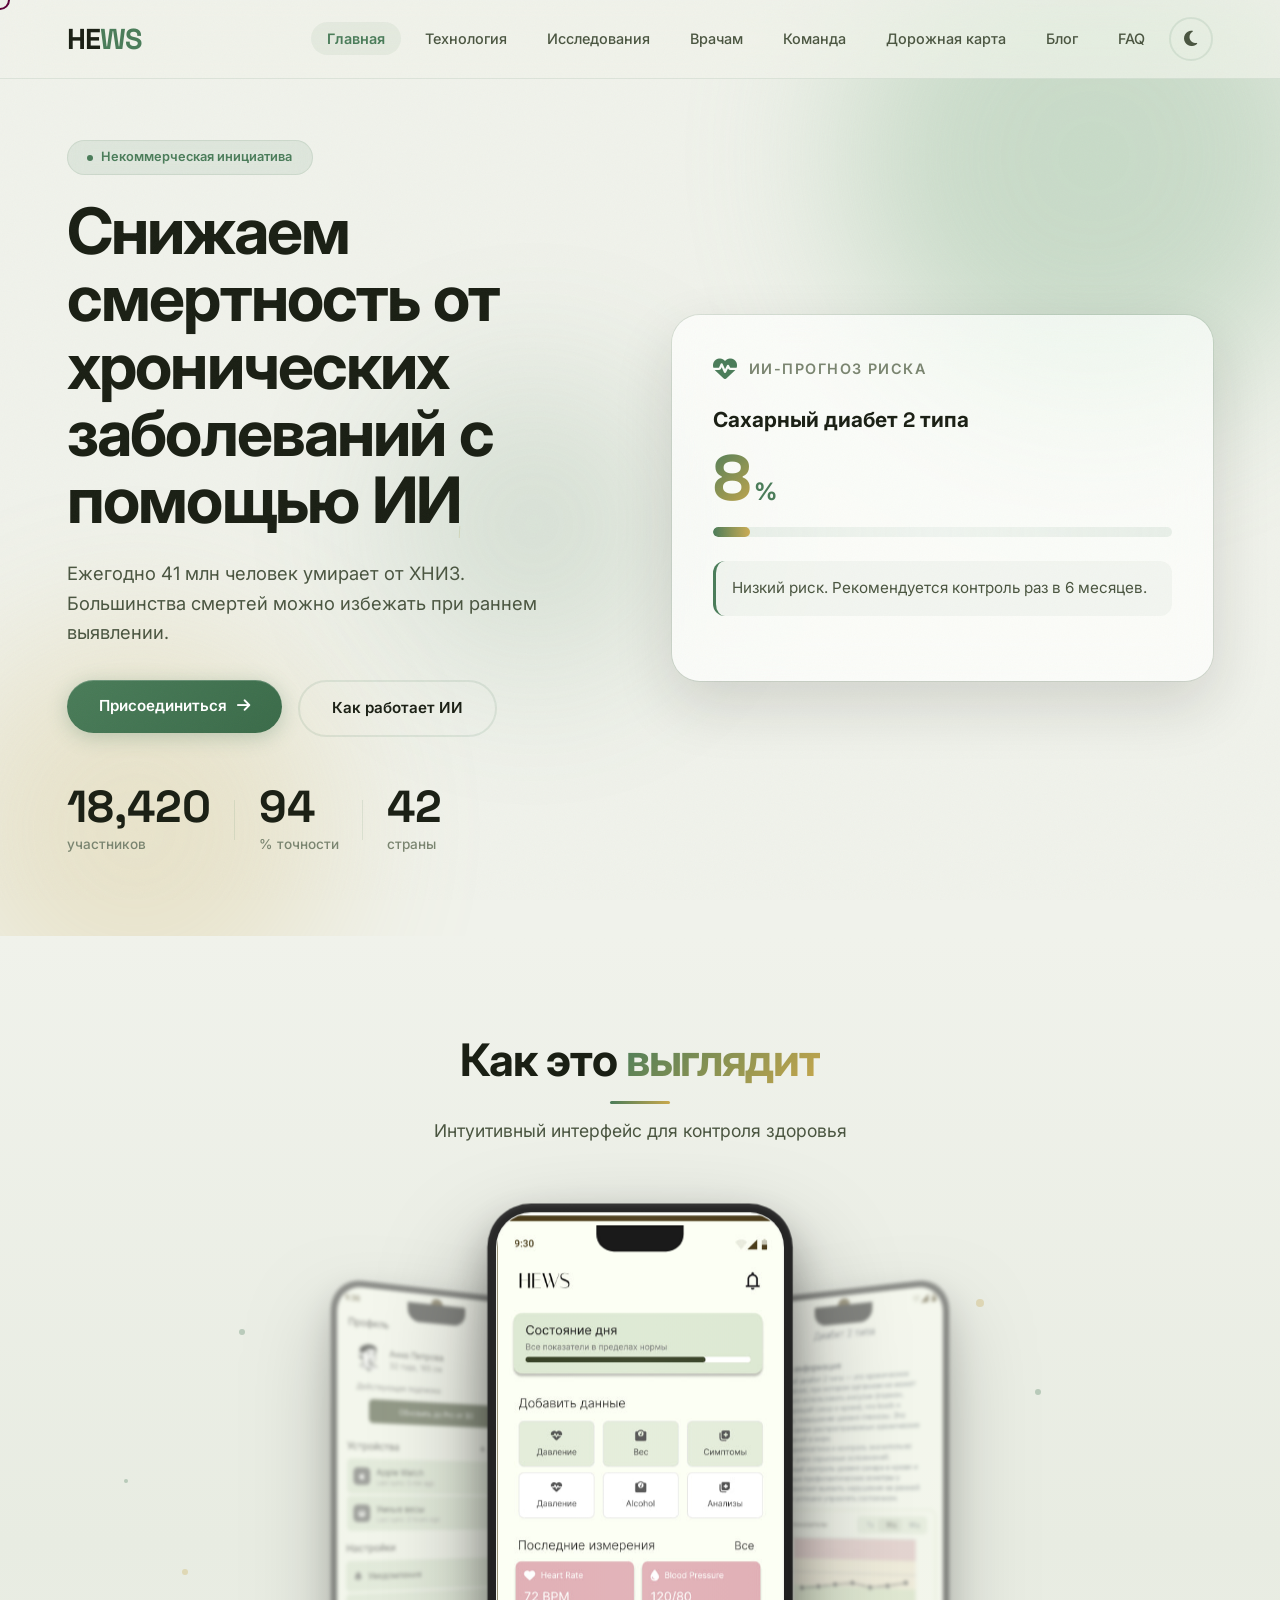
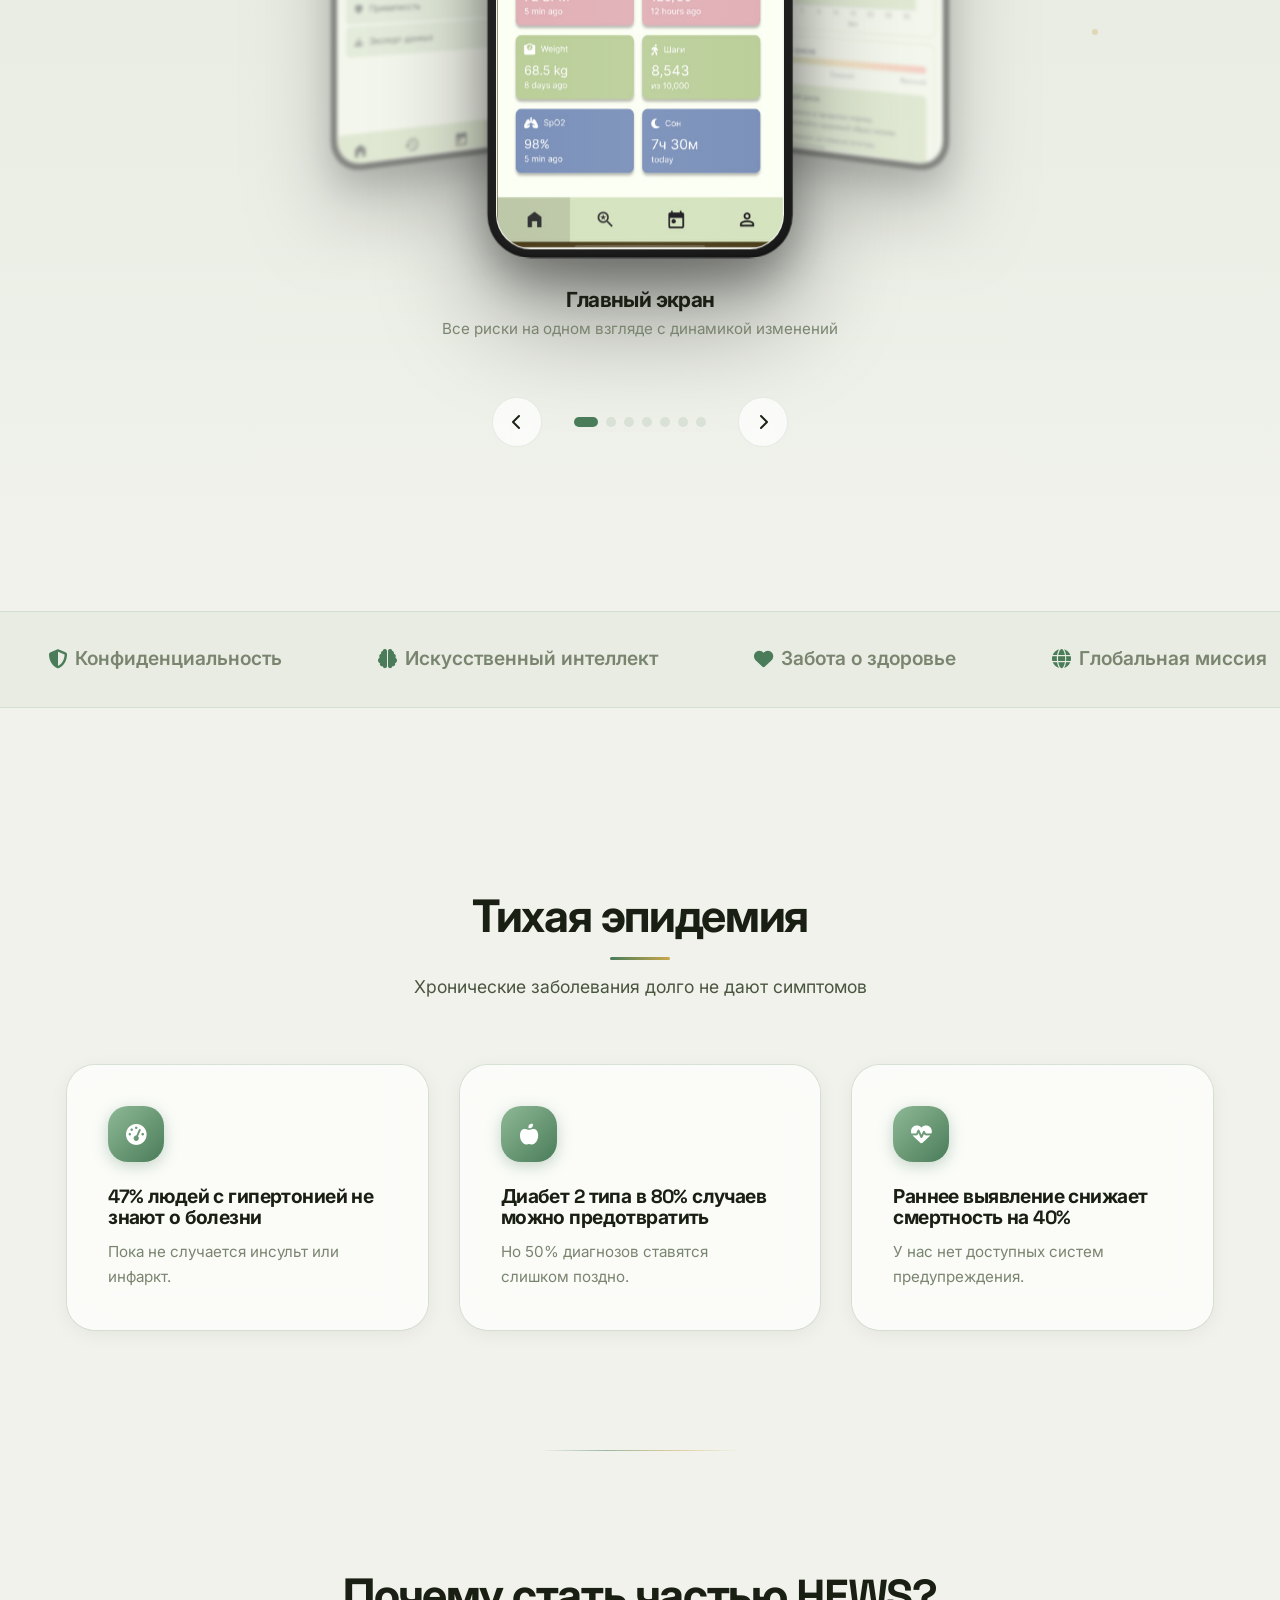
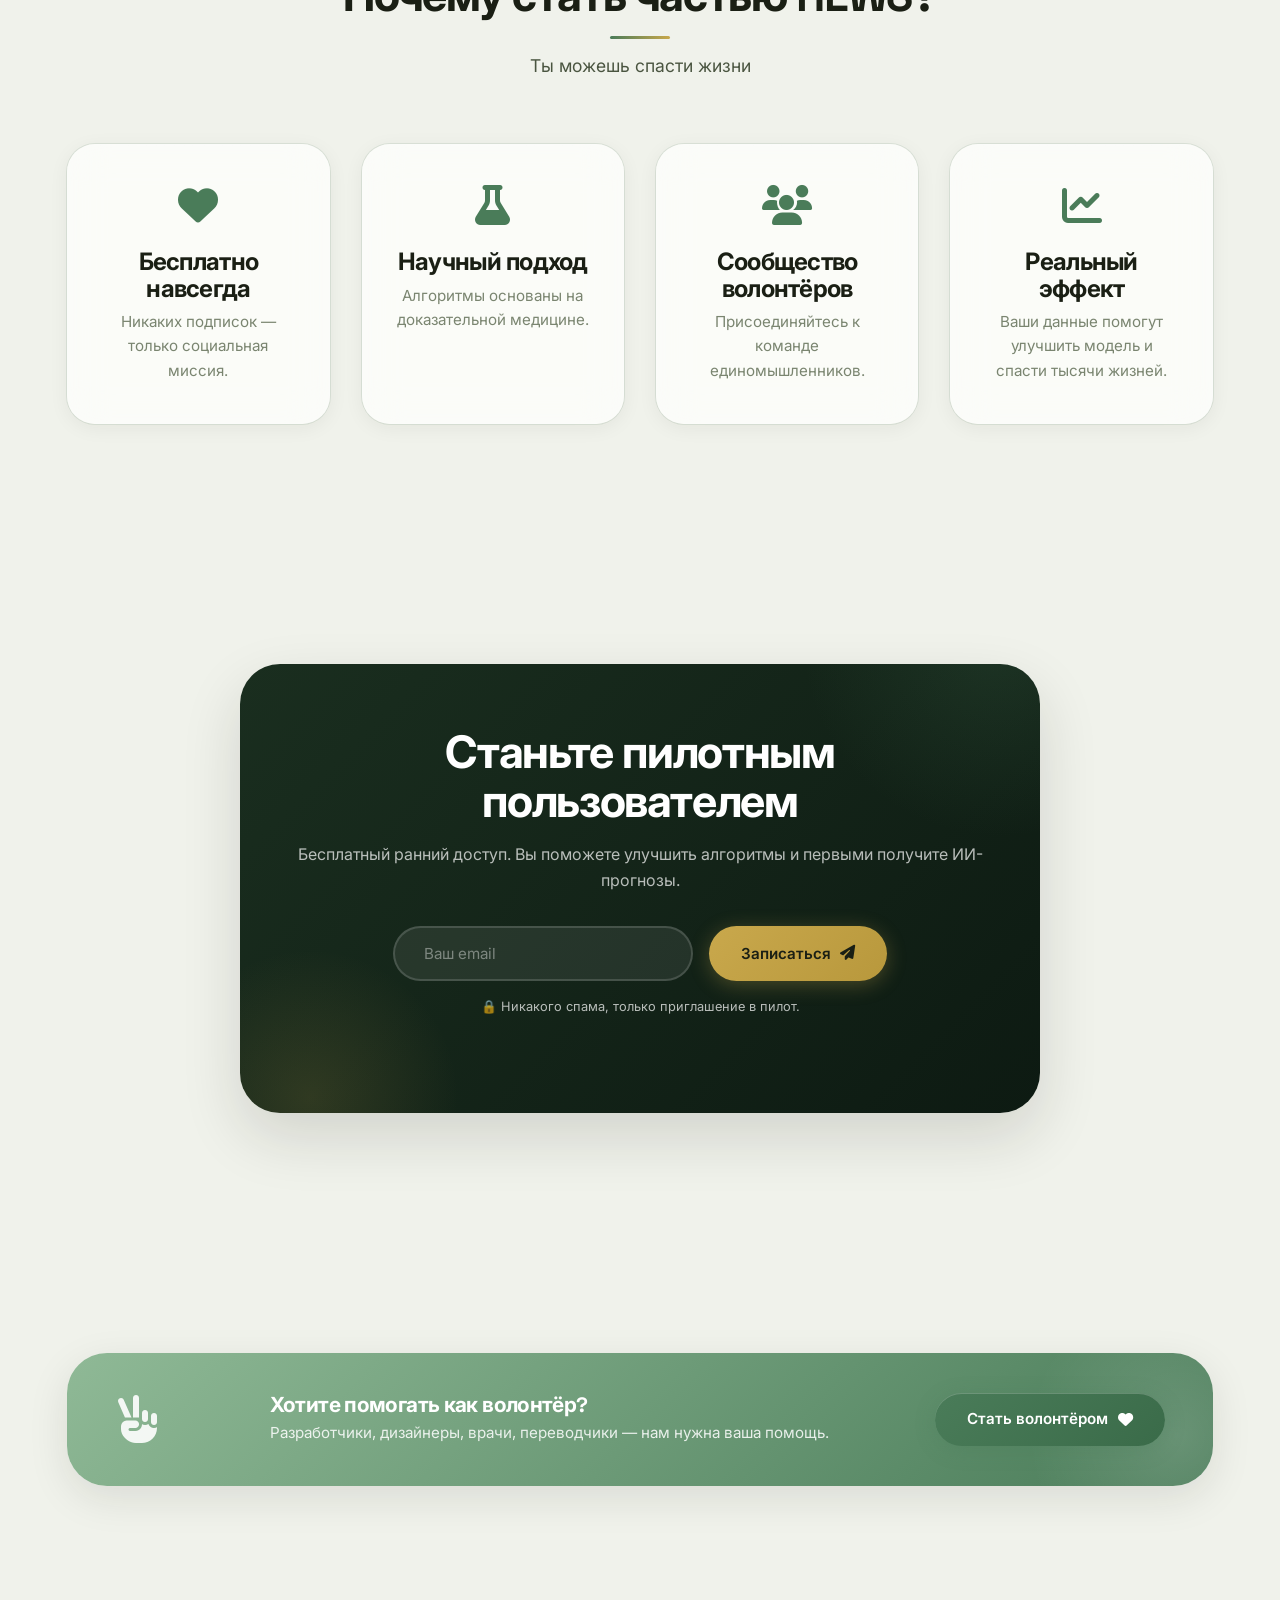
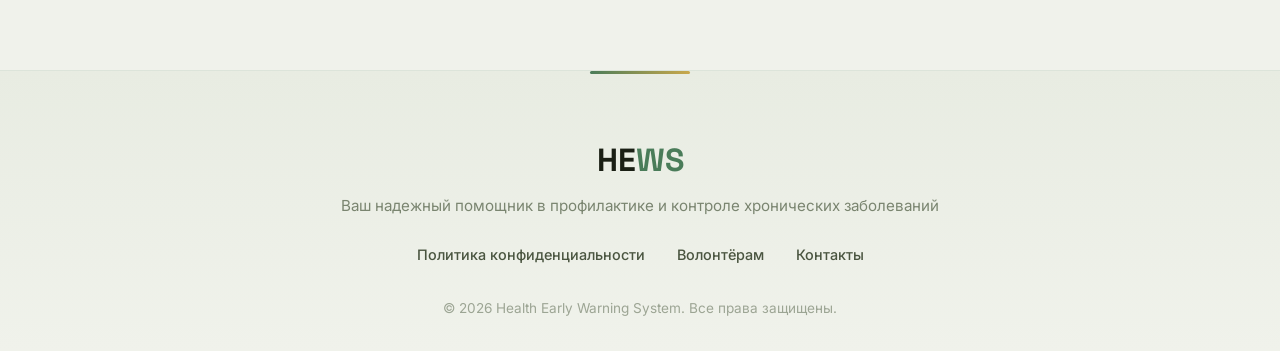
<file: index.html>
<!DOCTYPE html>
<html lang="ru" data-theme="light">
<head>
    <meta charset="UTF-8">
    <meta name="viewport" content="width=device-width, initial-scale=1.0">
    <title>HEWS | Раннее выявление хронических заболеваний</title>
    <meta name="description" content="HEWS — некоммерческий ИИ-проект для раннего выявления хронических заболеваний. Бесплатно, научно обосновано, конфиденциально.">
    <link rel="preconnect" href="https://fonts.googleapis.com">
    <link rel="preconnect" href="https://fonts.gstatic.com" crossorigin>
    <link rel="stylesheet" href="https://cdnjs.cloudflare.com/ajax/libs/font-awesome/6.4.0/css/all.min.css">
    <link rel="stylesheet" href="styles.css">
<base target="_blank">
</head>
<body>
    <!-- Custom cursor element -->
    <div class="custom-cursor"></div>

    <header>
        <div class="container">
            <nav class="navbar">
                <a href="index.html" class="logo">HE<span>WS</span></a>
                <ul class="nav-menu">
                    <li><a href="index.html" class="active">Главная</a></li>
                    <li><a href="tech.html">Технология</a></li>
                    <li><a href="research.html">Исследования</a></li>
                    <li><a href="for-doctors.html">Врачам</a></li>
                    <li><a href="team.html">Команда</a></li>
                    <li><a href="roadmap.html">Дорожная карта</a></li>
                    <li><a href="blog.html">Блог</a></li>
                    <li><a href="faq.html">FAQ</a></li>
                    <li><button class="theme-toggle" aria-label="Переключить тему"><i class="fas fa-moon"></i></button></li>
                </ul>
                <button class="hamburger" aria-label="Меню">
                    <span class="bar"></span>
                    <span class="bar"></span>
                    <span class="bar"></span>
                </button>
            </nav>
        </div>
    </header>

    <main>
        <!-- HERO -->
        <section class="hero">
            <div class="hero-bg">
                <div class="hero-blob"></div>
                <div class="hero-blob"></div>
                <div class="hero-blob"></div>
            </div>
            <div class="container">
                <div class="hero-grid">
                    <div class="hero-content">
                        <div class="hero-badge reveal">Некоммерческая инициатива</div>
                        <h1 class="reveal reveal-delay-1">Снижаем смертность от хронических заболеваний <span class="highlight">с помощью ИИ</span></h1>
                        <p class="reveal reveal-delay-2">Ежегодно 41 млн человек умирает от ХНИЗ. Большинства смертей можно избежать при раннем выявлении.</p>
                        <div class="hero-btns reveal reveal-delay-3">
                            <div class="magnetic-wrap">
                                <a href="#join" class="btn btn-primary">Присоединиться <i class="fas fa-arrow-right"></i></a>
                            </div>
                            <div class="magnetic-wrap">
                                <a href="tech.html" class="btn btn-outline">Как работает ИИ</a>
                            </div>
                        </div>
                        <div class="hero-stats reveal reveal-delay-4">
                            <div class="stat">
                                <span class="counter stat-number" data-target="18420">0</span>
                                <span class="stat-label">участников</span>
                            </div>
                            <div class="stat">
                                <span class="counter stat-number" data-target="94">0</span>
                                <span class="stat-label">% точности</span>
                            </div>
                            <div class="stat">
                                <span class="counter stat-number" data-target="42">0</span>
                                <span class="stat-label">страны</span>
                            </div>
                        </div>
                    </div>
                    <div class="hero-visual reveal reveal-delay-2">
                        <div class="risk-card-wrap">
                            <div class="risk-card">
                                <div class="risk-header">
                                    <i class="fas fa-heartbeat"></i>
                                    <span class="risk-title">ИИ-прогноз риска</span>
                                </div>
                                <div class="risk-disease" id="disease-name">Сахарный диабет 2 типа</div>
                                <div class="risk-percent">
                                    <span class="risk-value" id="risk-value">8</span><span>%</span>
                                </div>
                                <div class="progress-bar"><div id="risk-progress" style="width: 8%;"></div></div>
                                <div class="risk-message" id="risk-message">Низкий риск. Рекомендуется контроль раз в 6 месяцев.</div>
                                <div class="risk-controls">
                                    <span class="risk-indicator" id="risk-indicator"></span>
                                </div>
                            </div>
                        </div>
                    </div>
                </div>
            </div>
        </section>

        <!-- PHONE SHOWCASE -->
        <section class="phone-showcase">
            <div class="phone-showcase-bg"></div>
            <div class="container">
                <div class="section-title reveal">
                    <h2>Как это <span class="text-gradient">выглядит</span></h2>
                    <p>Интуитивный интерфейс для контроля здоровья</p>
                </div>

                <div class="phone-stage reveal">
                    <div class="phone-particles">
                        <div class="phone-particle"></div>
                        <div class="phone-particle"></div>
                        <div class="phone-particle"></div>
                        <div class="phone-particle"></div>
                        <div class="phone-particle"></div>
                        <div class="phone-particle"></div>
                    </div>

                    <div class="phone-carousel">
                        <!-- Screen 1: main.jpg -->
                        <div class="phone-carousel-item active">
                            <div class="phone-frame">
                                <div class="phone-screen">
                                    <img src="main.jpg" alt="Главный экран HEWS — дашборд с рисками">
                                </div>
                            </div>
                        </div>

                        <!-- Screen 2: grafs.jpg -->
                        <div class="phone-carousel-item">
                            <div class="phone-frame">
                                <div class="phone-screen">
                                    <img src="grafs.jpg" alt="Графики динамики показателей">
                                </div>
                            </div>
                        </div>

                        <!-- Screen 3: grafs2.jpg -->
                        <div class="phone-carousel-item">
                            <div class="phone-frame">
                                <div class="phone-screen">
                                    <img src="grafs2.jpg" alt="Детальные графики анализа">
                                </div>
                            </div>
                        </div>

                        <!-- Screen 4: risks.jpg -->
                        <div class="phone-carousel-item">
                            <div class="phone-frame">
                                <div class="phone-screen">
                                    <img src="risks.jpg" alt="Детальный прогноз рисков">
                                </div>
                            </div>
                        </div>

                        <!-- Screen 5: calendar.jpg -->
                        <div class="phone-carousel-item">
                            <div class="phone-frame">
                                <div class="phone-screen">
                                    <img src="calendar.jpg" alt="Календарь проверок и напоминаний">
                                </div>
                            </div>
                        </div>

                        <!-- Screen 6: tips.jpg -->
                        <div class="phone-carousel-item">
                            <div class="phone-frame">
                                <div class="phone-screen">
                                    <img src="tips.jpg" alt="Персонализированные рекомендации">
                                </div>
                            </div>
                        </div>

                        <!-- Screen 7: settings.jpg -->
                        <div class="phone-carousel-item">
                            <div class="phone-frame">
                                <div class="phone-screen">
                                    <img src="settings.jpg" alt="Настройки профиля и приватности">
                                </div>
                            </div>
                        </div>
                    </div>
                </div>

                <div class="phone-labels">
                    <div class="phone-label active">
                        <h3>Главный экран</h3>
                        <p>Все риски на одном взгляде с динамикой изменений</p>
                    </div>
                    <div class="phone-label">
                        <h3>Графики показателей</h3>
                        <p>Визуализация динамики здоровья во времени</p>
                    </div>
                    <div class="phone-label">
                        <h3>Детальный анализ</h3>
                        <p>Глубокий разбор трендов и корреляций</p>
                    </div>
                    <div class="phone-label">
                        <h3>Прогноз рисков</h3>
                        <p>Точные вероятности с научной интерпретацией</p>
                    </div>
                    <div class="phone-label">
                        <h3>Календарь</h3>
                        <p>План проверок и персональные напоминания</p>
                    </div>
                    <div class="phone-label">
                        <h3>Рекомендации</h3>
                        <p>Персонализированные советы по профилактике</p>
                    </div>
                    <div class="phone-label">
                        <h3>Настройки</h3>
                        <p>Управление профилем и приватностью данных</p>
                    </div>
                </div>

                <div class="phone-controls reveal">
                    <button class="phone-nav prev" aria-label="Предыдущий скриншот"><i class="fas fa-chevron-left"></i></button>
                    <div class="phone-dots">
                        <button class="phone-dot active" aria-label="Скриншот 1"></button>
                        <button class="phone-dot" aria-label="Скриншот 2"></button>
                        <button class="phone-dot" aria-label="Скриншот 3"></button>
                        <button class="phone-dot" aria-label="Скриншот 4"></button>
                        <button class="phone-dot" aria-label="Скриншот 5"></button>
                        <button class="phone-dot" aria-label="Скриншот 6"></button>
                        <button class="phone-dot" aria-label="Скриншот 7"></button>
                    </div>
                    <button class="phone-nav next" aria-label="Следующий скриншот"><i class="fas fa-chevron-right"></i></button>
                </div>
            </div>
        </section>

        <!-- MARQUEE -->
        <div class="marquee-wrap">
            <div class="marquee-track">
                <span class="marquee-item"><i class="fas fa-shield-alt"></i> Конфиденциальность</span>
                <span class="marquee-item"><i class="fas fa-brain"></i> Искусственный интеллект</span>
                <span class="marquee-item"><i class="fas fa-heart"></i> Забота о здоровье</span>
                <span class="marquee-item"><i class="fas fa-globe"></i> Глобальная миссия</span>
                <span class="marquee-item"><i class="fas fa-users"></i> Сообщество волонтёров</span>
                <span class="marquee-item"><i class="fas fa-flask"></i> Научный подход</span>
                <span class="marquee-item"><i class="fas fa-hand-holding-heart"></i> Бесплатно навсегда</span>
                <span class="marquee-item"><i class="fas fa-chart-line"></i> Раннее выявление</span>
                <!-- Duplicate for seamless loop -->
                <span class="marquee-item"><i class="fas fa-shield-alt"></i> Конфиденциальность</span>
                <span class="marquee-item"><i class="fas fa-brain"></i> Искусственный интеллект</span>
                <span class="marquee-item"><i class="fas fa-heart"></i> Забота о здоровье</span>
                <span class="marquee-item"><i class="fas fa-globe"></i> Глобальная миссия</span>
                <span class="marquee-item"><i class="fas fa-users"></i> Сообщество волонтёров</span>
                <span class="marquee-item"><i class="fas fa-flask"></i> Научный подход</span>
                <span class="marquee-item"><i class="fas fa-hand-holding-heart"></i> Бесплатно навсегда</span>
                <span class="marquee-item"><i class="fas fa-chart-line"></i> Раннее выявление</span>
            </div>
        </div>

        <!-- PROBLEM -->
        <section class="section problem">
            <div class="container">
                <div class="section-title reveal">
                    <h2>Тихая эпидемия</h2>
                    <p>Хронические заболевания долго не дают симптомов</p>
                </div>
                <div class="problem-grid stagger-children">
                    <div class="problem-card glass">
                        <div class="glass-icon"><i class="fas fa-tachometer-alt"></i></div>
                        <h3>47% людей с гипертонией не знают о болезни</h3>
                        <p>Пока не случается инсульт или инфаркт.</p>
                    </div>
                    <div class="problem-card glass">
                        <div class="glass-icon"><i class="fas fa-apple-alt"></i></div>
                        <h3>Диабет 2 типа в 80% случаев можно предотвратить</h3>
                        <p>Но 50% диагнозов ставятся слишком поздно.</p>
                    </div>
                    <div class="problem-card glass">
                        <div class="glass-icon"><i class="fas fa-heartbeat"></i></div>
                        <h3>Раннее выявление снижает смертность на 40%</h3>
                        <p>У нас нет доступных систем предупреждения.</p>
                    </div>
                </div>
            </div>
        </section>

        <div class="gradient-divider"></div>

        <!-- BENEFITS -->
        <section class="section why-join">
            <div class="container">
                <div class="section-title reveal">
                    <h2>Почему стать частью HEWS?</h2>
                    <p>Ты можешь спасти жизни</p>
                </div>
                <div class="benefits-grid stagger-children">
                    <div class="benefit glass">
                        <i class="fas fa-heart"></i>
                        <h3>Бесплатно навсегда</h3>
                        <p>Никаких подписок — только социальная миссия.</p>
                    </div>
                    <div class="benefit glass">
                        <i class="fas fa-flask"></i>
                        <h3>Научный подход</h3>
                        <p>Алгоритмы основаны на доказательной медицине.</p>
                    </div>
                    <div class="benefit glass">
                        <i class="fas fa-users"></i>
                        <h3>Сообщество волонтёров</h3>
                        <p>Присоединяйтесь к команде единомышленников.</p>
                    </div>
                    <div class="benefit glass">
                        <i class="fas fa-chart-line"></i>
                        <h3>Реальный эффект</h3>
                        <p>Ваши данные помогут улучшить модель и спасти тысячи жизней.</p>
                    </div>
                </div>
            </div>
        </section>

        <!-- JOIN -->
        <section id="join" class="section join">
            <div class="container">
                <div class="join-card reveal">
                    <h2>Станьте пилотным пользователем</h2>
                    <p>Бесплатный ранний доступ. Вы поможете улучшить алгоритмы и первыми получите ИИ-прогнозы.</p>
                    <form id="early-access" class="join-form">
                        <input type="email" placeholder="Ваш email" required>
                        <button type="submit" class="btn btn-gold">Записаться <i class="fas fa-paper-plane"></i></button>
                    </form>
                    <p class="privacy-note">🔒 Никакого спама, только приглашение в пилот.</p>
                </div>
            </div>
        </section>

        <!-- VOLUNTEER CTA -->
        <section class="section volunteer-cta">
            <div class="container">
                <div class="volunteer-banner reveal">
                    <div><i class="fas fa-hand-peace"></i></div>
                    <div>
                        <h3>Хотите помогать как волонтёр?</h3>
                        <p>Разработчики, дизайнеры, врачи, переводчики — нам нужна ваша помощь.</p>
                    </div>
                    <div class="magnetic-wrap">
                        <a href="team.html#volunteer" class="btn btn-primary">Стать волонтёром <i class="fas fa-heart"></i></a>
                    </div>
                </div>
            </div>
        </section>
    </main>

    <footer>
        <div class="container">
            <div class="logo-footer">HE<span>WS</span></div>
            <p>Ваш надежный помощник в профилактике и контроле хронических заболеваний</p>
            <div class="footer-links">
                <a href="privacy.html">Политика конфиденциальности</a>
                <a href="volunteer.html">Волонтёрам</a>
                <a href="contact.html">Контакты</a>
            </div>
            <div class="copyright">
                    &copy; 2026 Health Early Warning System. Все права защищены.
                </div>
        </div>
    </footer>

    <button id="back-to-top" aria-label="Наверх"><i class="fas fa-arrow-up"></i></button>
    <script src="script.js"></script>
</body>
</html>
</file>
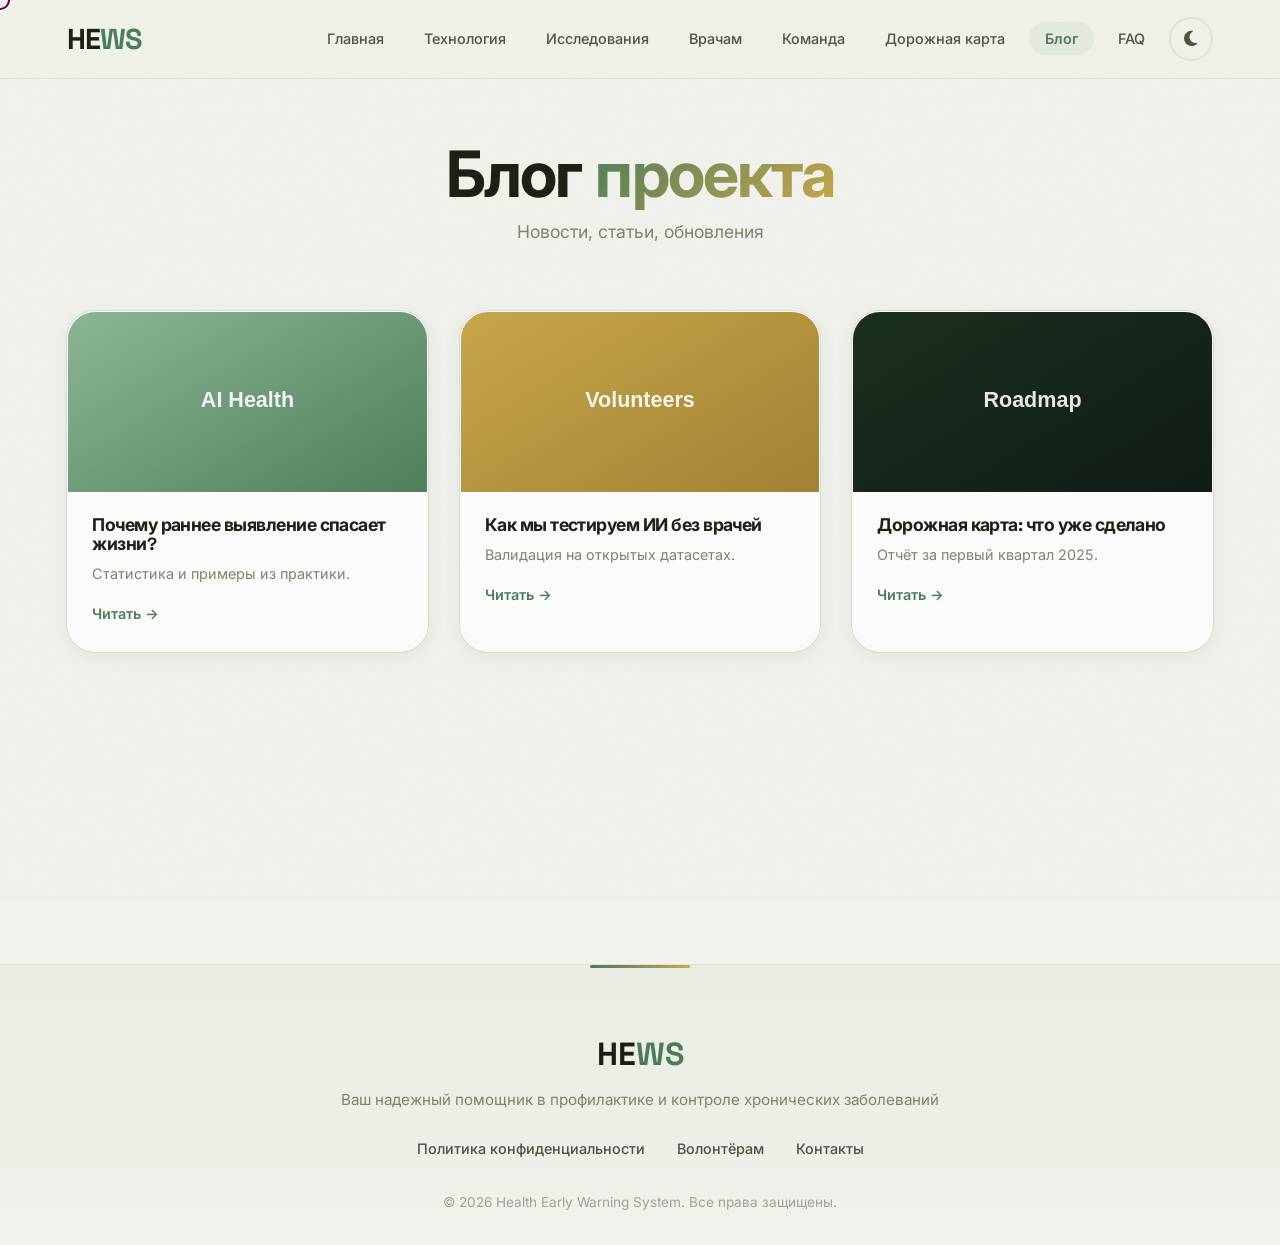
<file: blog.html>
<!DOCTYPE html>
<html lang="ru" data-theme="light">
<head>
    <meta charset="UTF-8">
    <meta name="viewport" content="width=device-width, initial-scale=1.0">
    <title>Блог HEWS</title>
    <meta name="description" content="Блог проекта HEWS: новости, статьи, обновления о раннем выявлении хронических заболеваний.">
    <link rel="stylesheet" href="https://cdnjs.cloudflare.com/ajax/libs/font-awesome/6.4.0/css/all.min.css">
    <link rel="stylesheet" href="styles.css">
<base target="_blank">
</head>
<body>
    <div class="custom-cursor"></div>

    <header>
        <div class="container">
            <nav class="navbar">
                <a href="index.html" class="logo">HE<span>WS</span></a>
                <ul class="nav-menu">
                    <li><a href="index.html" class="active">Главная</a></li>
                    <li><a href="tech.html">Технология</a></li>
                    <li><a href="research.html">Исследования</a></li>
                    <li><a href="for-doctors.html">Врачам</a></li>
                    <li><a href="team.html">Команда</a></li>
                    <li><a href="roadmap.html">Дорожная карта</a></li>
                    <li><a href="blog.html">Блог</a></li>
                    <li><a href="faq.html">FAQ</a></li>
                    <li><button class="theme-toggle" aria-label="Переключить тему"><i class="fas fa-moon"></i></button></li>
                </ul>
                <button class="hamburger" aria-label="Меню">
                    <span class="bar"></span>
                    <span class="bar"></span>
                    <span class="bar"></span>
                </button>
            </nav>
        </div>
    </header>

    <main class="page">
        <div class="container">
            <div class="page-header reveal">
                <h1>Блог <span class="text-gradient">проекта</span></h1>
                <p>Новости, статьи, обновления</p>
            </div>

            <div class="blog-grid stagger-children">
                <div class="blog-card">
                    <div class="blog-img">
                        <img src="data:image/svg+xml,%3Csvg xmlns='http://www.w3.org/2000/svg' viewBox='0 0 400 240'%3E%3Cdefs%3E%3ClinearGradient id='g1' x1='0%25' y1='0%25' x2='100%25' y2='100%25'%3E%3Cstop offset='0%25' style='stop-color:%238fb996'/%3E%3Cstop offset='100%25' style='stop-color:%234a7c59'/%3E%3C/linearGradient%3E%3C/defs%3E%3Crect width='400' height='240' fill='url(%23g1)'/%3E%3Ctext x='50%25' y='50%25' dominant-baseline='middle' text-anchor='middle' fill='white' font-family='sans-serif' font-size='24' font-weight='bold' opacity='0.9'%3EAI Health%3C/text%3E%3C/svg%3E" alt="AI Health">
                    </div>
                    <div>
                        <h3>Почему раннее выявление спасает жизни?</h3>
                        <p>Статистика и примеры из практики.</p>
                        <a href="#">Читать →</a>
                    </div>
                </div>
                <div class="blog-card">
                    <div class="blog-img">
                        <img src="data:image/svg+xml,%3Csvg xmlns='http://www.w3.org/2000/svg' viewBox='0 0 400 240'%3E%3Cdefs%3E%3ClinearGradient id='g2' x1='0%25' y1='0%25' x2='100%25' y2='100%25'%3E%3Cstop offset='0%25' style='stop-color:%23c9a84c'/%3E%3Cstop offset='100%25' style='stop-color:%23a08030'/%3E%3C/linearGradient%3E%3C/defs%3E%3Crect width='400' height='240' fill='url(%23g2)'/%3E%3Ctext x='50%25' y='50%25' dominant-baseline='middle' text-anchor='middle' fill='white' font-family='sans-serif' font-size='24' font-weight='bold' opacity='0.9'%3EVolunteers%3C/text%3E%3C/svg%3E" alt="Volunteers">
                    </div>
                    <div>
                        <h3>Как мы тестируем ИИ без врачей</h3>
                        <p>Валидация на открытых датасетах.</p>
                        <a href="#">Читать →</a>
                    </div>
                </div>
                <div class="blog-card">
                    <div class="blog-img">
                        <img src="data:image/svg+xml,%3Csvg xmlns='http://www.w3.org/2000/svg' viewBox='0 0 400 240'%3E%3Cdefs%3E%3ClinearGradient id='g3' x1='0%25' y1='0%25' x2='100%25' y2='100%25'%3E%3Cstop offset='0%25' style='stop-color:%231a2e1f'/%3E%3Cstop offset='100%25' style='stop-color:%230d1a12'/%3E%3C/linearGradient%3E%3C/defs%3E%3Crect width='400' height='240' fill='url(%23g3)'/%3E%3Ctext x='50%25' y='50%25' dominant-baseline='middle' text-anchor='middle' fill='white' font-family='sans-serif' font-size='24' font-weight='bold' opacity='0.9'%3ERoadmap%3C/text%3E%3C/svg%3E" alt="Roadmap">
                    </div>
                    <div>
                        <h3>Дорожная карта: что уже сделано</h3>
                        <p>Отчёт за первый квартал 2025.</p>
                        <a href="#">Читать →</a>
                    </div>
                </div>
            </div>
        </div>
    </main>

    <footer>
        <div class="container">
            <div class="logo-footer">HE<span>WS</span></div>
            <p>Ваш надежный помощник в профилактике и контроле хронических заболеваний</p>
            <div class="footer-links">
                <a href="privacy.html">Политика конфиденциальности</a>
                <a href="volunteer.html">Волонтёрам</a>
                <a href="contact.html">Контакты</a>
            </div>
            <div class="copyright">
                    &copy; 2026 Health Early Warning System. Все права защищены.
                </div>
        </div>
    </footer>

    <button id="back-to-top" aria-label="Наверх"><i class="fas fa-arrow-up"></i></button>
    <script src="script.js"></script>
</body>
</html>
</file>
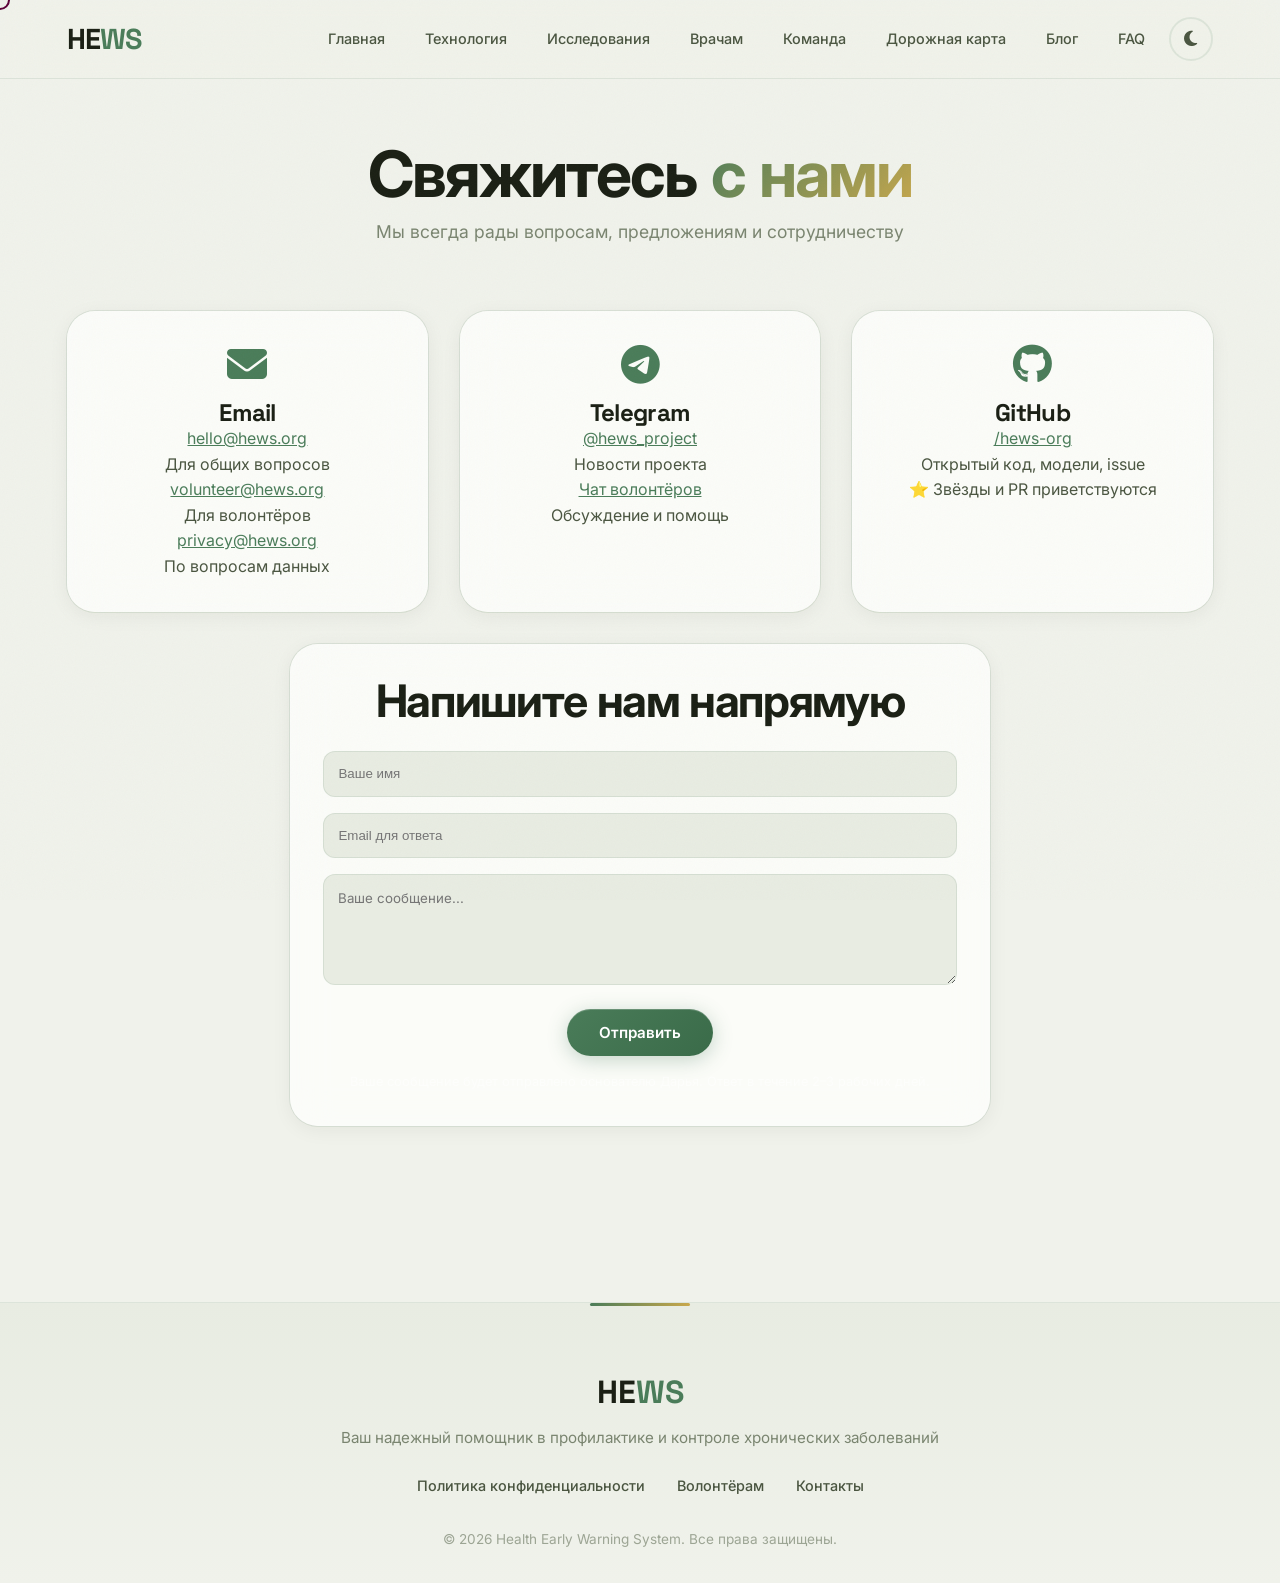
<file: contact.html>
<!DOCTYPE html>
<html lang="ru" data-theme="light">
<head>
    <meta charset="UTF-8">
    <meta name="viewport" content="width=device-width, initial-scale=1.0">
    <title>Контакты HEWS</title>
    <meta name="description" content="Свяжитесь с командой HEWS: email, социальные сети, форма обратной связи.">
    <link rel="stylesheet" href="https://cdnjs.cloudflare.com/ajax/libs/font-awesome/6.4.0/css/all.min.css">
    <link rel="stylesheet" href="styles.css">
    <base target="_blank">
</head>
<body>
    <div class="custom-cursor"></div>

    <header>
        <div class="container">
            <nav class="navbar">
                <a href="index.html" class="logo">HE<span>WS</span></a>
                <ul class="nav-menu">
                    <li><a href="index.html" class="active">Главная</a></li>
                    <li><a href="tech.html">Технология</a></li>
                    <li><a href="research.html">Исследования</a></li>
                    <li><a href="for-doctors.html">Врачам</a></li>
                    <li><a href="team.html">Команда</a></li>
                    <li><a href="roadmap.html">Дорожная карта</a></li>
                    <li><a href="blog.html">Блог</a></li>
                    <li><a href="faq.html">FAQ</a></li>
                    <li><button class="theme-toggle" aria-label="Переключить тему"><i class="fas fa-moon"></i></button></li>
                </ul>
                <button class="hamburger" aria-label="Меню">
                    <span class="bar"></span>
                    <span class="bar"></span>
                    <span class="bar"></span>
                </button>
            </nav>
        </div>
    </header>

    <main class="page">
        <div class="container">
            <div class="page-header reveal">
                <h1>Свяжитесь <span class="text-gradient">с нами</span></h1>
                <p>Мы всегда рады вопросам, предложениям и сотрудничеству</p>
            </div>

            <div style="display: grid; grid-template-columns: repeat(auto-fit, minmax(280px, 1fr)); gap: 2rem; margin: 2rem 0;">
                <div class="glass" style="text-align: center; padding: 2rem;">
                    <i class="fas fa-envelope" style="font-size: 2.5rem; color: var(--accent); margin-bottom: 1rem;"></i>
                    <h3>Email</h3>
                    <p><a href="mailto:hello@hews.org" style="color: var(--accent);">hello@hews.org</a><br>Для общих вопросов</p>
                    <p><a href="mailto:volunteer@hews.org" style="color: var(--accent);">volunteer@hews.org</a><br>Для волонтёров</p>
                    <p><a href="mailto:privacy@hews.org" style="color: var(--accent);">privacy@hews.org</a><br>По вопросам данных</p>
                </div>

                <div class="glass" style="text-align: center; padding: 2rem;">
                    <i class="fab fa-telegram" style="font-size: 2.5rem; color: var(--accent); margin-bottom: 1rem;"></i>
                    <h3>Telegram</h3>
                    <p><a href="https://t.me/hews_project" style="color: var(--accent);">@hews_project</a><br>Новости проекта</p>
                    <p><a href="https://t.me/hews_chat" style="color: var(--accent);">Чат волонтёров</a><br>Обсуждение и помощь</p>
                </div>

                <div class="glass" style="text-align: center; padding: 2rem;">
                    <i class="fab fa-github" style="font-size: 2.5rem; color: var(--accent); margin-bottom: 1rem;"></i>
                    <h3>GitHub</h3>
                    <p><a href="https://github.com/hews-org" style="color: var(--accent);">/hews-org</a><br>Открытый код, модели, issue</p>
                    <p>⭐ Звёзды и PR приветствуются</p>
                </div>
            </div>

            <div class="glass" style="max-width: 700px; margin: 2rem auto; padding: 2rem; text-align: center;">
                <h2>Напишите нам напрямую</h2>
                <form id="contact-form" style="margin-top: 1.5rem;">
                    <input type="text" placeholder="Ваше имя" id="contact-name" style="width: 100%; padding: 0.9rem; margin-bottom: 1rem; background: var(--bg-secondary); border: 1px solid var(--border); border-radius: 12px; color: var(--text-primary);">
                    <input type="email" placeholder="Email для ответа" id="contact-email" style="width: 100%; padding: 0.9rem; margin-bottom: 1rem; background: var(--bg-secondary); border: 1px solid var(--border); border-radius: 12px; color: var(--text-primary);">
                    <textarea placeholder="Ваше сообщение..." rows="5" id="contact-message" style="width: 100%; padding: 0.9rem; margin-bottom: 1rem; background: var(--bg-secondary); border: 1px solid var(--border); border-radius: 12px; color: var(--text-primary); font-family: var(--font-body);"></textarea>
                    <button type="submit" class="btn btn-primary">Отправить</button>
                </form>
                <p class="privacy-note" style="margin-top: 1rem; font-size: 0.8rem;">Ваше сообщение будет отправлено основателю Дарья. Ответ в течение 2–3 рабочих дней.</p>
            </div>
        </div>
    </main>

    <footer>
        <div class="container">
            <div class="logo-footer">HE<span>WS</span></div>
            <p>Ваш надежный помощник в профилактике и контроле хронических заболеваний</p>
            <div class="footer-links">
                <a href="privacy.html">Политика конфиденциальности</a>
                <a href="volunteer.html">Волонтёрам</a>
                <a href="contact.html">Контакты</a>
            </div>
            <div class="copyright">
                    &copy; 2026 Health Early Warning System. Все права защищены.
                </div>
        </div>
    </footer>

    <button id="back-to-top" aria-label="Наверх"><i class="fas fa-arrow-up"></i></button>
    <script src="script.js"></script>
    <script>
        document.getElementById('contact-form')?.addEventListener('submit', (e) => {
            e.preventDefault();
            const name = document.getElementById('contact-name').value.trim();
            const email = document.getElementById('contact-email').value.trim();
            const msg = document.getElementById('contact-message').value.trim();
            if (!name || !email || !msg) {
                alert('Пожалуйста, заполните все поля.');
                return;
            }
            alert('Сообщение отправлено! Мы свяжемся с вами в ближайшее время.');
            e.target.reset();
        });
    </script>
</body>
</html>
</file>
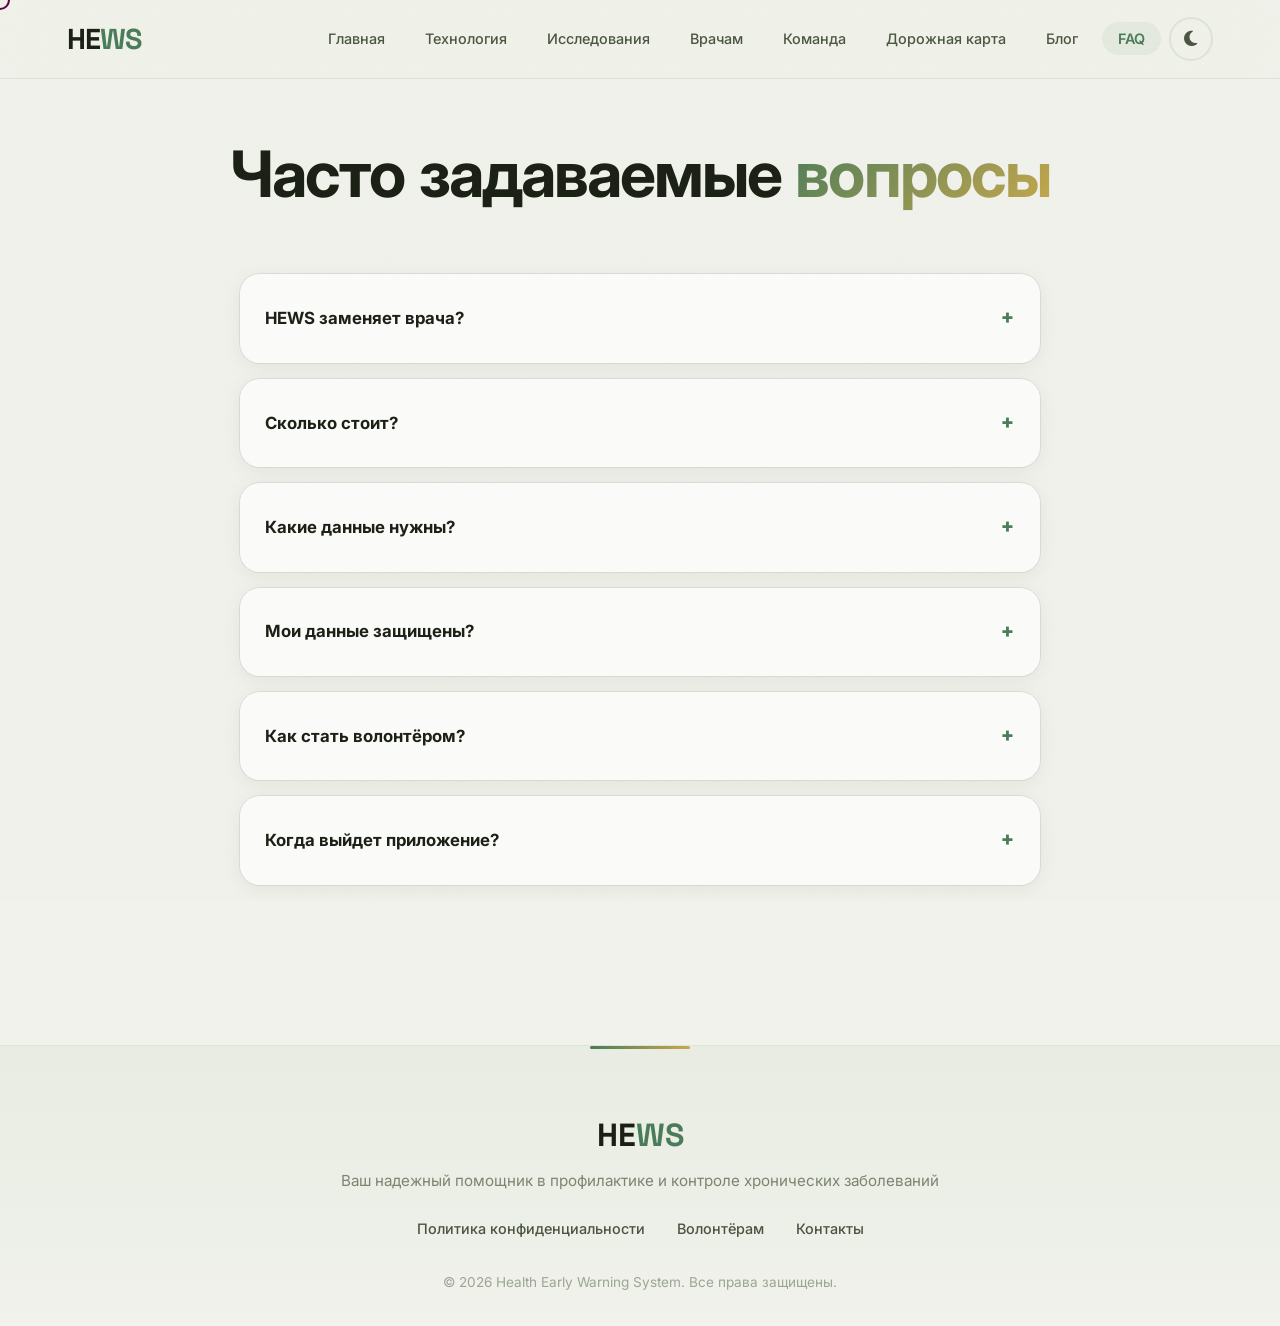
<file: faq.html>
<!DOCTYPE html>
<html lang="ru" data-theme="light">
<head>
    <meta charset="UTF-8">
    <meta name="viewport" content="width=device-width, initial-scale=1.0">
    <title>FAQ | HEWS</title>
    <meta name="description" content="Часто задаваемые вопросы о HEWS: стоимость, данные, конфиденциальность, волонтёрство.">
    <link rel="stylesheet" href="https://cdnjs.cloudflare.com/ajax/libs/font-awesome/6.4.0/css/all.min.css">
    <link rel="stylesheet" href="styles.css">
<base target="_blank">
</head>
<body>
    <div class="custom-cursor"></div>

    <header>
        <div class="container">
            <nav class="navbar">
                <a href="index.html" class="logo">HE<span>WS</span></a>
                <ul class="nav-menu">
                    <li><a href="index.html" class="active">Главная</a></li>
                    <li><a href="tech.html">Технология</a></li>
                    <li><a href="research.html">Исследования</a></li>
                    <li><a href="for-doctors.html">Врачам</a></li>
                    <li><a href="team.html">Команда</a></li>
                    <li><a href="roadmap.html">Дорожная карта</a></li>
                    <li><a href="blog.html">Блог</a></li>
                    <li><a href="faq.html">FAQ</a></li>
                    <li><button class="theme-toggle" aria-label="Переключить тему"><i class="fas fa-moon"></i></button></li>
                </ul>
                <button class="hamburger" aria-label="Меню">
                    <span class="bar"></span>
                    <span class="bar"></span>
                    <span class="bar"></span>
                </button>
            </nav>
        </div>
    </header>

    <main class="page">
        <div class="container">
            <div class="page-header reveal">
                <h1>Часто задаваемые <span class="text-gradient">вопросы</span></h1>
            </div>

            <div class="faq-list stagger-children">
                <div class="faq-item">
                    <div class="faq-q">HEWS заменяет врача?</div>
                    <div class="faq-a">Нет, это профилактический инструмент. При любых тревожных симптомах обращайтесь к врачу.</div>
                </div>
                <div class="faq-item">
                    <div class="faq-q">Сколько стоит?</div>
                    <div class="faq-a">Полностью бесплатно. Проект некоммерческий, финансируется за счёт грантов и пожертвований.</div>
                </div>
                <div class="faq-item">
                    <div class="faq-q">Какие данные нужны?</div>
                    <div class="faq-a">Минимум: возраст, пол, рост, вес, давление. Опционально: пульс, глюкоза, сон, активность.</div>
                </div>
                <div class="faq-item">
                    <div class="faq-q">Мои данные защищены?</div>
                    <div class="faq-a">Да, шифрование AES-256, анонимизация. Мы не продаём и не передаём данные третьим лицам.</div>
                </div>
                <div class="faq-item">
                    <div class="faq-q">Как стать волонтёром?</div>
                    <div class="faq-a">Заполните форму на странице «Команда» или напишите на hello@hews.org.</div>
                </div>
                <div class="faq-item">
                    <div class="faq-q">Когда выйдет приложение?</div>
                    <div class="faq-a">Планируем релиз мобильного приложения в конце 2025 года. Сейчас доступна веб-версия.</div>
                </div>
            </div>
        </div>
    </main>

    <footer>
        <div class="container">
            <div class="logo-footer">HE<span>WS</span></div>
            <p>Ваш надежный помощник в профилактике и контроле хронических заболеваний</p>
            <div class="footer-links">
                <a href="privacy.html">Политика конфиденциальности</a>
                <a href="volunteer.html">Волонтёрам</a>
                <a href="contact.html">Контакты</a>
            </div>
            <div class="copyright">
                    &copy; 2026 Health Early Warning System. Все права защищены.
                </div>
        </div>
    </footer>

    <button id="back-to-top" aria-label="Наверх"><i class="fas fa-arrow-up"></i></button>
    <script src="script.js"></script>
</body>
</html>
</file>
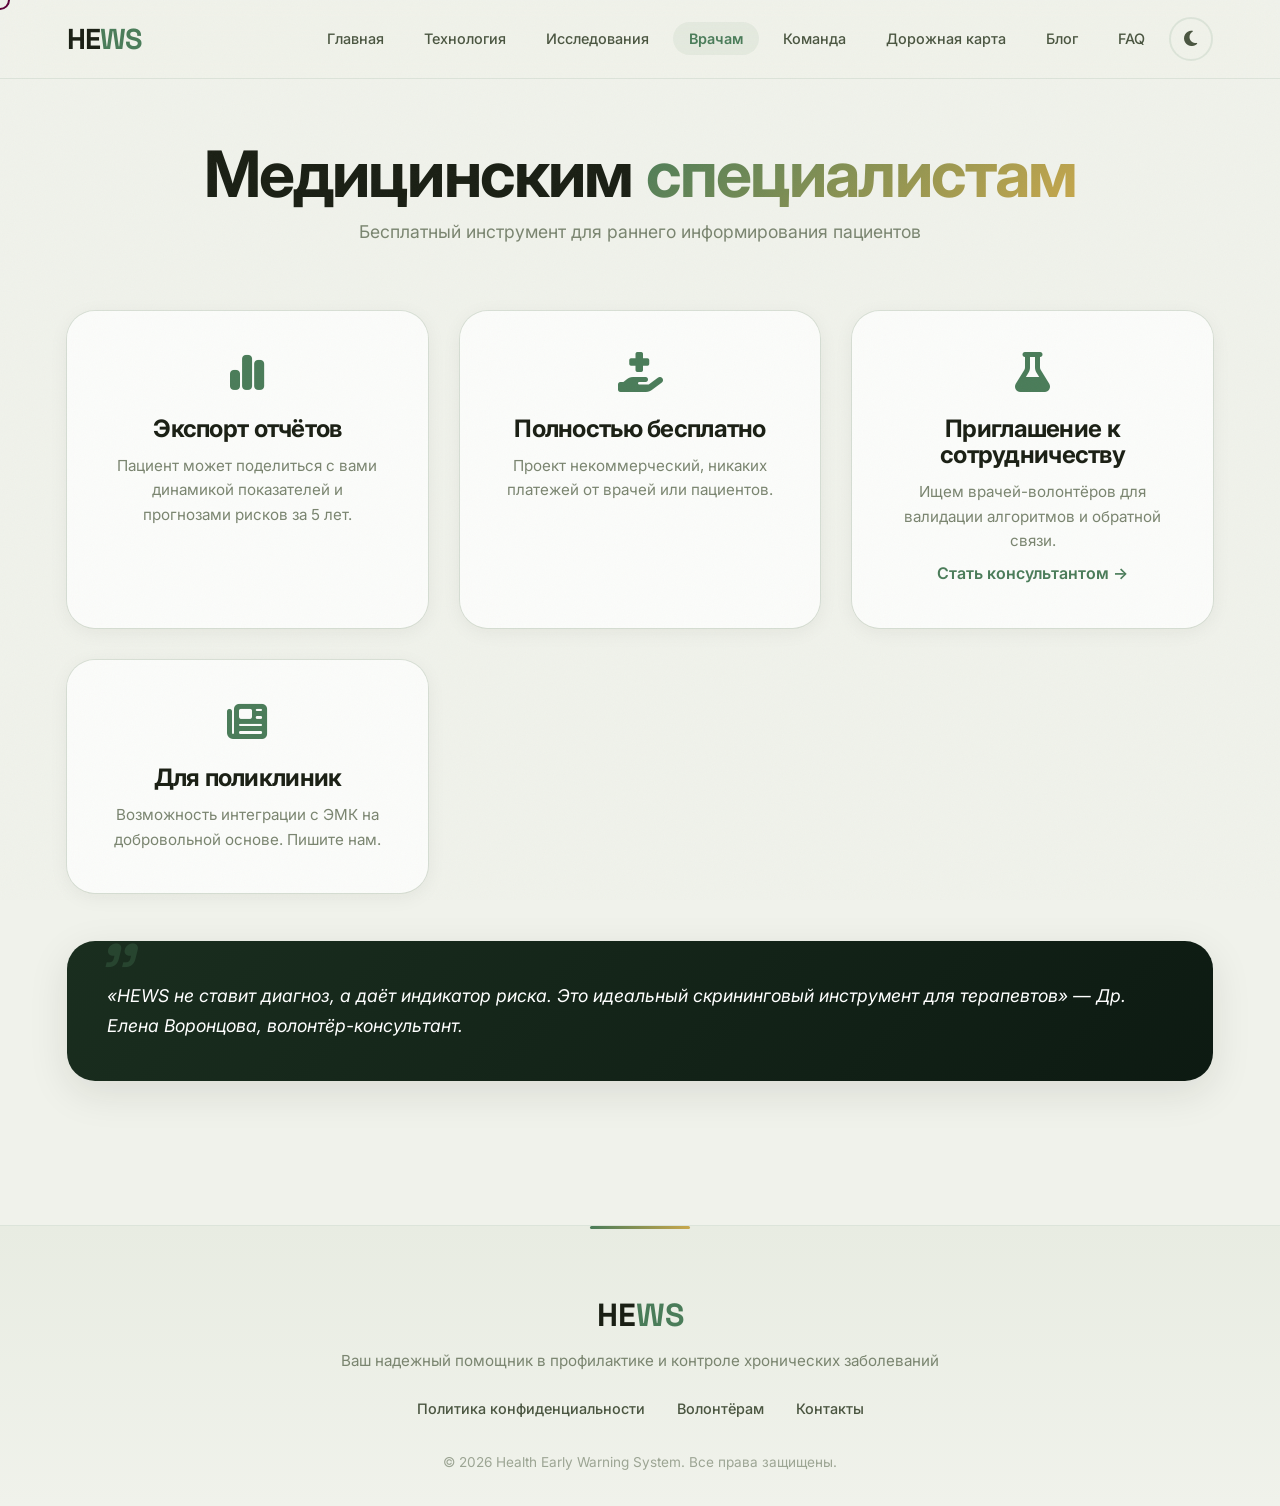
<file: for-doctors.html>
<!doctype html>
<html lang="ru" data-theme="light">
    <head>
        <meta charset="UTF-8" />
        <meta name="viewport" content="width=device-width, initial-scale=1.0" />
        <title>HEWS | Врачам</title>
        <meta
            name="description"
            content="Бесплатный инструмент для раннего информирования пациентов. Экспорт отчётов, валидация алгоритмов, интеграция с ЭМК." />
        <link rel="stylesheet" href="https://cdnjs.cloudflare.com/ajax/libs/font-awesome/6.4.0/css/all.min.css" />
        <link rel="stylesheet" href="styles.css" />
        <base target="_blank" />
    </head>
    <body>
        <div class="custom-cursor"></div>

        <header>
        <div class="container">
            <nav class="navbar">
                <a href="index.html" class="logo">HE<span>WS</span></a>
                <ul class="nav-menu">
                    <li><a href="index.html" class="active">Главная</a></li>
                    <li><a href="tech.html">Технология</a></li>
                    <li><a href="research.html">Исследования</a></li>
                    <li><a href="for-doctors.html">Врачам</a></li>
                    <li><a href="team.html">Команда</a></li>
                    <li><a href="roadmap.html">Дорожная карта</a></li>
                    <li><a href="blog.html">Блог</a></li>
                    <li><a href="faq.html">FAQ</a></li>
                    <li><button class="theme-toggle" aria-label="Переключить тему"><i class="fas fa-moon"></i></button></li>
                </ul>
                <button class="hamburger" aria-label="Меню">
                    <span class="bar"></span>
                    <span class="bar"></span>
                    <span class="bar"></span>
                </button>
            </nav>
        </div>
    </header>

        <main class="page">
            <div class="container">
                <div class="page-header reveal">
                    <h1>Медицинским <span class="text-gradient">специалистам</span></h1>
                    <p>Бесплатный инструмент для раннего информирования пациентов</p>
                </div>

                <div class="doctors-grid stagger-children">
                    <div class="doc-card">
                        <i class="fas fa-chart-simple"></i>
                        <h3>Экспорт отчётов</h3>
                        <p>Пациент может поделиться с вами динамикой показателей и прогнозами рисков за 5 лет.</p>
                    </div>
                    <div class="doc-card">
                        <i class="fas fa-hand-holding-medical"></i>
                        <h3>Полностью бесплатно</h3>
                        <p>Проект некоммерческий, никаких платежей от врачей или пациентов.</p>
                    </div>
                    <div class="doc-card">
                        <i class="fas fa-flask"></i>
                        <h3>Приглашение к сотрудничеству</h3>
                        <p>Ищем врачей-волонтёров для валидации алгоритмов и обратной связи.</p>
                        <a
                            href="volunteer.html"
                            style="
                                color: var(--accent);
                                font-weight: 600;
                                text-decoration: none;
                                margin-top: 0.5rem;
                                display: inline-block;
                            "
                            >Стать консультантом →</a
                        >
                    </div>
                    <div class="doc-card">
                        <i class="fas fa-newspaper"></i>
                        <h3>Для поликлиник</h3>
                        <p>Возможность интеграции с ЭМК на добровольной основе. Пишите нам.</p>
                    </div>
                </div>

                <div class="doctor-quote reveal">
                    «HEWS не ставит диагноз, а даёт индикатор риска. Это идеальный скрининговый инструмент для
                    терапевтов» — Др. Елена Воронцова, волонтёр-консультант.
                </div>
            </div>
        </main>

        <footer>
        <div class="container">
            <div class="logo-footer">HE<span>WS</span></div>
            <p>Ваш надежный помощник в профилактике и контроле хронических заболеваний</p>
            <div class="footer-links">
                <a href="privacy.html">Политика конфиденциальности</a>
                <a href="volunteer.html">Волонтёрам</a>
                <a href="contact.html">Контакты</a>
            </div>
            <div class="copyright">
                    &copy; 2026 Health Early Warning System. Все права защищены.
                </div>
        </div>
    </footer>

        <button id="back-to-top" aria-label="Наверх"><i class="fas fa-arrow-up"></i></button>
        <script src="script.js"></script>
    </body>
</html>
</file>
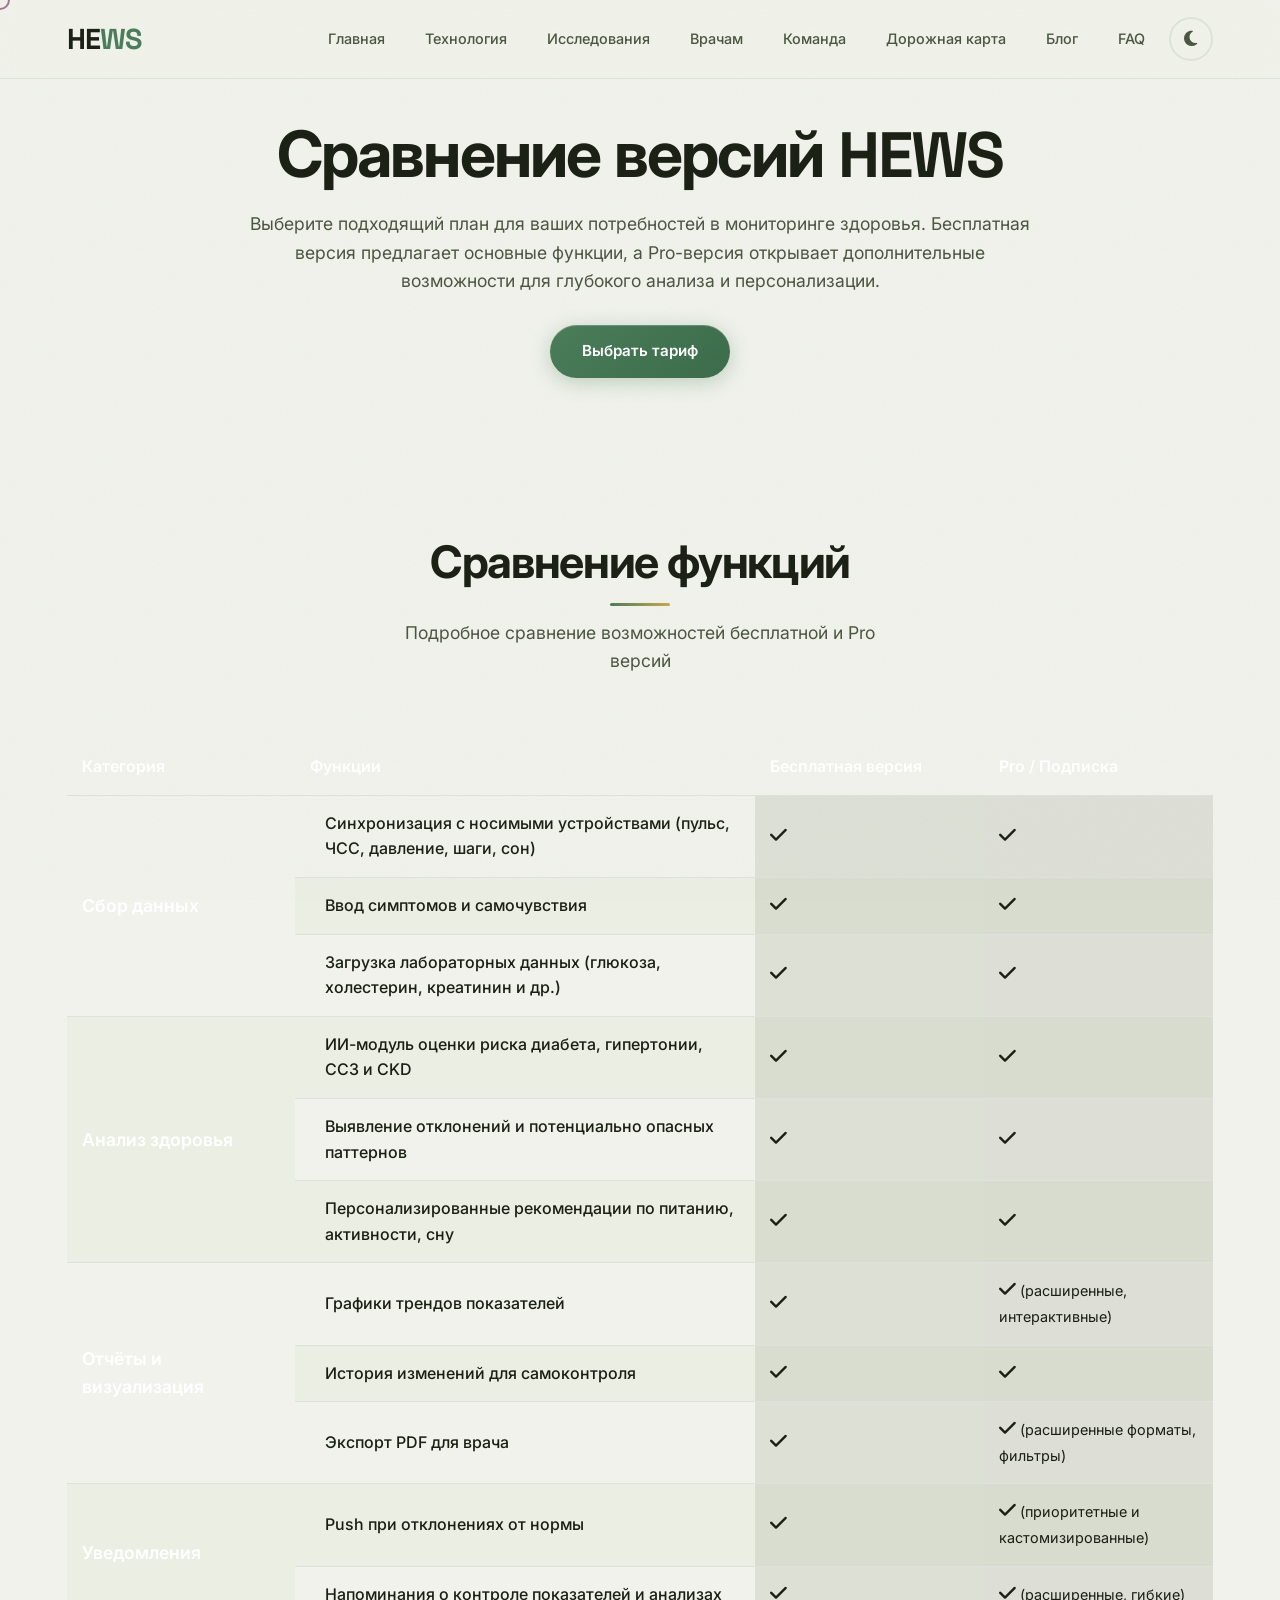
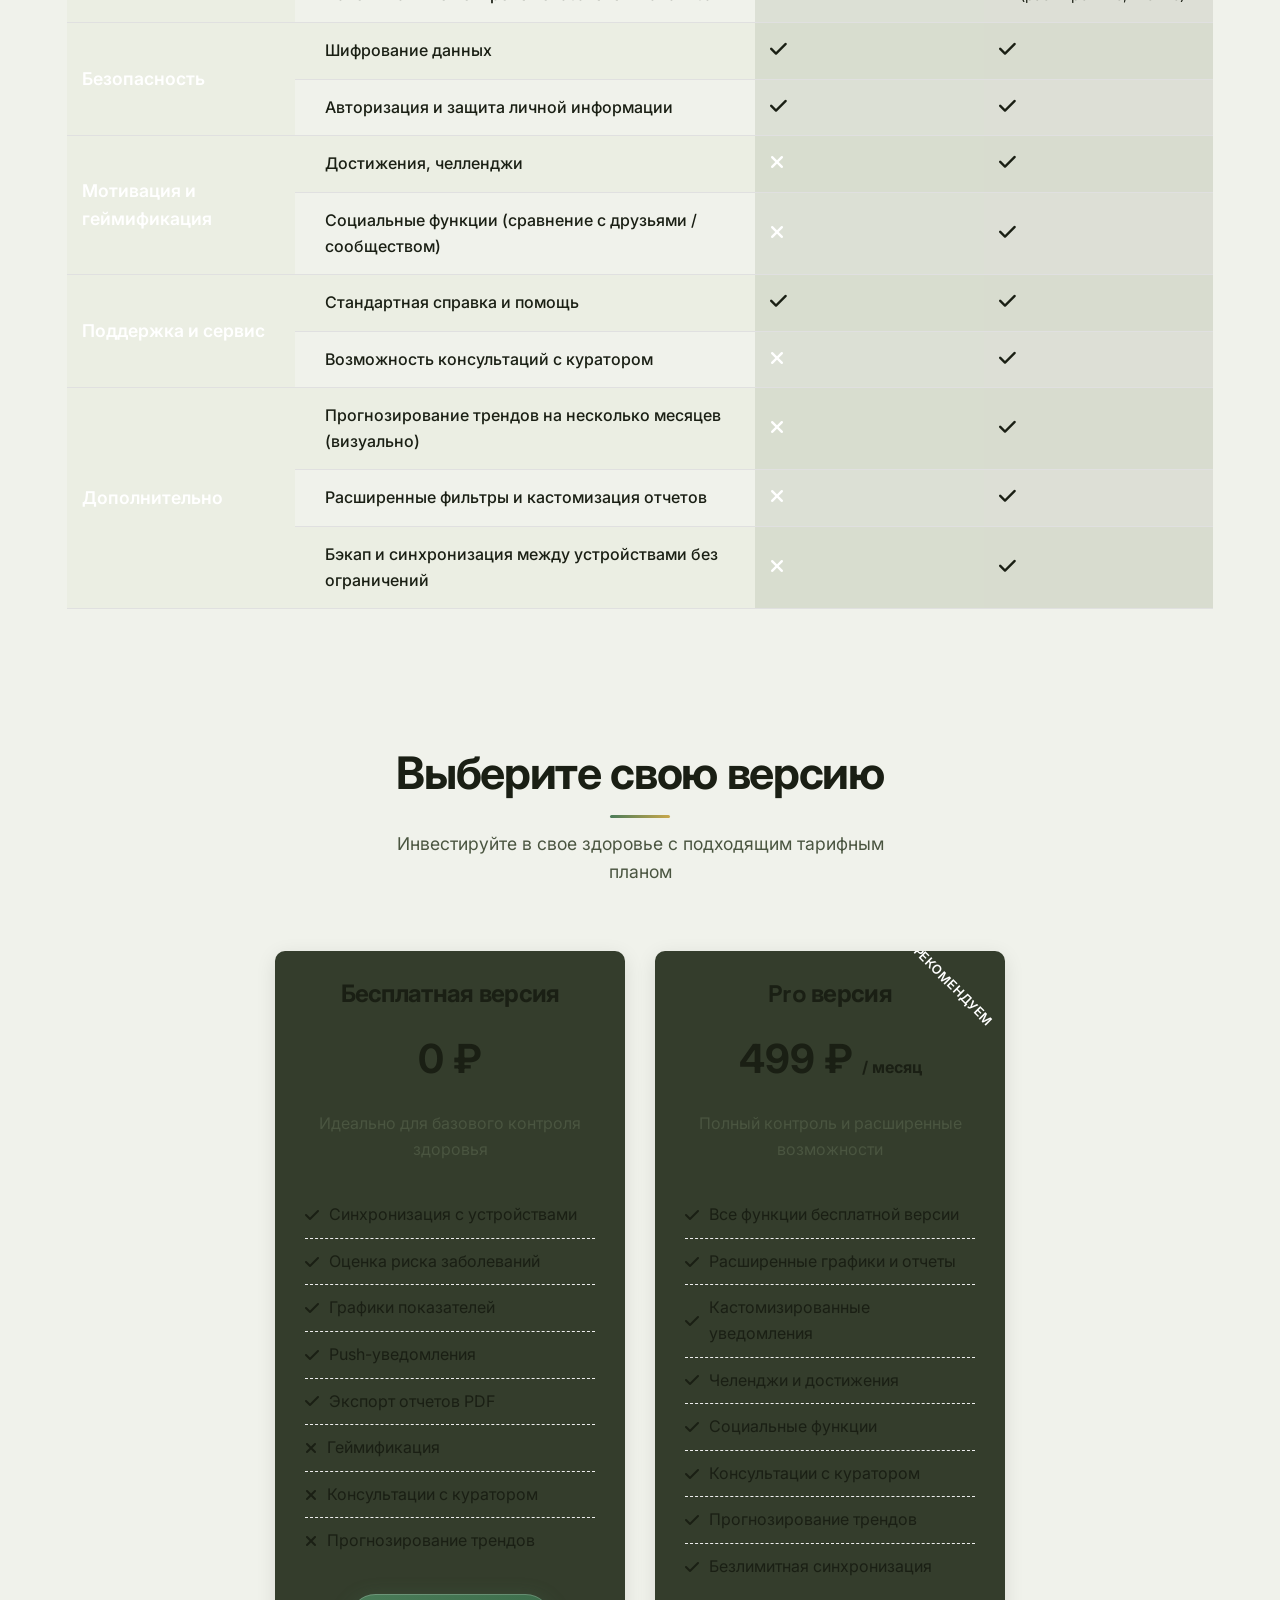
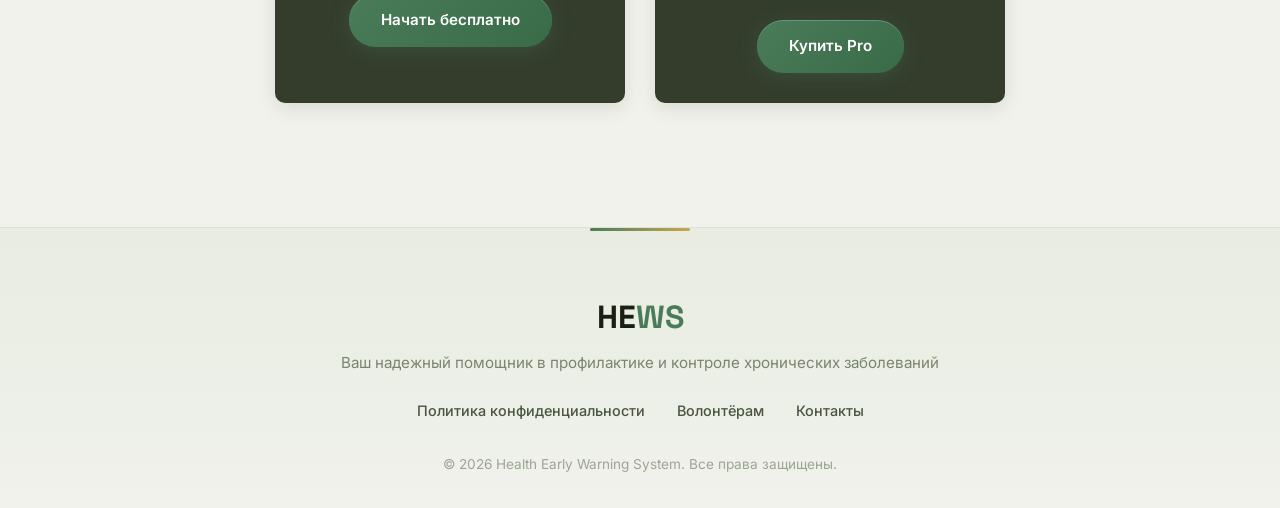
<file: prices.html>
<!DOCTYPE html>
<html lang="ru">
<head>
    <meta charset="UTF-8">
    <meta name="viewport" content="width=device-width, initial-scale=1.0">
    <title>Сравнение версий - HEWS</title>
    <link rel="stylesheet" href="https://cdnjs.cloudflare.com/ajax/libs/font-awesome/6.4.0/css/all.min.css">
    <link href="https://fonts.googleapis.com/css2?family=Montserrat:wght@300;400;500;600;700&family=Open+Sans:wght@300;400;600&display=swap" rel="stylesheet">
    <link rel="stylesheet" href="styles.css">
    <style>
        /* Дополнительные стили только для этой страницы */
        .versions-hero {
            padding: 120px 0 80px;
            text-align: center;
        }
        
        .versions-hero h1 {
            margin-bottom: 20px;
        }
        
        .versions-hero p {
            max-width: 800px;
            margin: 0 auto 30px;
            font-size: 1.1rem;
        }
        
        .comparison-section {
            padding: 80px 0;
            background-color: var(--light-gray);
        }
        
        .comparison-container {
            overflow-x: auto;
        }
        
        .comparison-table {
            width: 100%;
            border-collapse: collapse;
            min-width: 800px;
        }
        
        .comparison-table th, 
        .comparison-table td {
            padding: 15px;
            text-align: left;
            border-bottom: 1px solid #e0e0e0;
        }
        
        .comparison-table th {
            background-color: var(--dark-green);
            color: white;
            font-weight: 600;
        }
        
        .comparison-table tr:nth-child(even) {
            background-color: rgba(187, 207, 154, 0.1);
        }
        
        .comparison-table tr:hover {
            background-color: rgba(187, 207, 154, 0.2);
        }
        
        .feature-category {
            background-color: var(--mid-green);
            color: white;
            font-weight: 600;
            font-size: 1.1rem;
        }
        
        .feature-name {
            font-weight: 500;
            padding-left: 30px !important;
        }
        
        .free-version, .pro-version {
            text-align: center;
            width: 20%;
        }
        
        .free-version {
            background-color: rgba(141, 149, 126, 0.2);
        }
        
        .pro-version {
            background-color: rgba(54, 64, 37, 0.1);
        }
        
        .check-icon {
            color: var(--mid-green);
            font-size: 1.2rem;
        }
        
        .cross-icon {
            color: #ffffff;
            font-size: 1.2rem;
        }
        
        .feature-description {
            font-size: 0.9rem;
            color: var(--text-light);
            margin-top: 5px;
        }
        
        .cta-section {
            text-align: center;
            padding: 60px 0;
        }
        
        .pricing-cards {
            display: flex;
            justify-content: center;
            gap: 30px;
            flex-wrap: wrap;
            margin-top: 40px;
        }
        
        .pricing-card {
            background-color: #343d2c;
            border-radius: 10px;
            padding: 30px;
            box-shadow: 0 5px 20px rgba(0, 0, 0, 0.1);
            max-width: 350px;
            transition: transform 0.3s ease;
        }
        
        .pricing-card:hover {
            transform: translateY(-10px);
        }
        
        .pricing-card.free {
            border-top: 4px solid var(--mid-green);
        }
        
        .pricing-card.pro {
            border-top: 4px solid var(--dark-green);
            position: relative;
            overflow: hidden;
        }
        
        .pro-badge {
            position: absolute;
            top: 20px;
            right: -40px;
            background: var(--dark-green);
            color: white;
            padding: 5px 40px;
            transform: rotate(45deg);
            font-weight: 600;
            font-size: 0.8rem;
        }
        
        .price {
            font-size: 2.5rem;
            font-weight: 700;
            margin: 20px 0;
            color: var(--dark-green);
        }
        
        .price.free {
            color: var(--mid-green);
        }
        
        .price-period {
            font-size: 1rem;
            color: var(--text-light);
        }
        
        .features-list {
            text-align: left;
            margin: 30px 0;
            padding: 0;
            list-style: none;
        }
        
        .features-list li {
            padding: 10px 0;
            border-bottom: 1px dashed #eee;
            display: flex;
            align-items: center;
        }
        
        .features-list li:last-child {
            border-bottom: none;
        }
        
        .features-list i {
            margin-right: 10px;
        }
        
        .feature-available {
            color: var(--mid-green);
        }
        
        @media (max-width: 768px) {
            .pricing-cards {
                flex-direction: column;
                align-items: center;
            }
            
            .pricing-card {
                width: 100%;
                max-width: 100%;
            }
        }
    </style>
</head>
<body>
    <!-- Header -->
    <header>
        <div class="container">
            <nav class="navbar">
                <a href="index.html" class="logo">HE<span>WS</span></a>
                <ul class="nav-menu">
                    <li><a href="index.html" class="active">Главная</a></li>
                    <li><a href="tech.html">Технология</a></li>
                    <li><a href="research.html">Исследования</a></li>
                    <li><a href="for-doctors.html">Врачам</a></li>
                    <li><a href="team.html">Команда</a></li>
                    <li><a href="roadmap.html">Дорожная карта</a></li>
                    <li><a href="blog.html">Блог</a></li>
                    <li><a href="faq.html">FAQ</a></li>
                    <li><button class="theme-toggle" aria-label="Переключить тему"><i class="fas fa-moon"></i></button></li>
                </ul>
                <button class="hamburger" aria-label="Меню">
                    <span class="bar"></span>
                    <span class="bar"></span>
                    <span class="bar"></span>
                </button>
            </nav>
        </div>
    </header>

    <!-- Hero Section -->
    <section id="home" class="versions-hero">
        <div class="container">
            <h1>Сравнение версий HEWS</h1>
            <p>Выберите подходящий план для ваших потребностей в мониторинге здоровья. Бесплатная версия предлагает основные функции, а Pro-версия открывает дополнительные возможности для глубокого анализа и персонализации.</p>
            <a href="#pricing" class="btn btn-primary">Выбрать тариф</a>
        </div>
    </section>

    <!-- Comparison Table Section -->
    <section class="comparison-section">
        <div class="container">
            <div class="section-title">
                <h2>Сравнение функций</h2>
                <p>Подробное сравнение возможностей бесплатной и Pro версий</p>
            </div>
            
            <div class="comparison-container">
                <table class="comparison-table">
                    <thead>
                        <tr>
                            <th>Категория</th>
                            <th>Функции</th>
                            <th class="free-version">Бесплатная версия</th>
                            <th class="pro-version">Pro / Подписка</th>
                        </tr>
                    </thead>
                    <tbody>
                        <tr>
                            <td rowspan="3" class="feature-category">Сбор данных</td>
                            <td class="feature-name">Синхронизация с носимыми устройствами (пульс, ЧСС, давление, шаги, сон)</td>
                            <td class="free-version"><i class="fas fa-check check-icon"></i></td>
                            <td class="pro-version"><i class="fas fa-check check-icon"></i></td>
                        </tr>
                        <tr>
                            <td class="feature-name">Ввод симптомов и самочувствия</td>
                            <td class="free-version"><i class="fas fa-check check-icon"></i></td>
                            <td class="pro-version"><i class="fas fa-check check-icon"></i></td>
                        </tr>
                        <tr>
                            <td class="feature-name">Загрузка лабораторных данных (глюкоза, холестерин, креатинин и др.)</td>
                            <td class="free-version"><i class="fas fa-check check-icon"></i></td>
                            <td class="pro-version"><i class="fas fa-check check-icon"></i></td>
                        </tr>
                        
                        <tr>
                            <td rowspan="3" class="feature-category">Анализ здоровья</td>
                            <td class="feature-name">ИИ-модуль оценки риска диабета, гипертонии, ССЗ и CKD</td>
                            <td class="free-version"><i class="fas fa-check check-icon"></i></td>
                            <td class="pro-version"><i class="fas fa-check check-icon"></i></td>
                        </tr>
                        <tr>
                            <td class="feature-name">Выявление отклонений и потенциально опасных паттернов</td>
                            <td class="free-version"><i class="fas fa-check check-icon"></i></td>
                            <td class="pro-version"><i class="fas fa-check check-icon"></i></td>
                        </tr>
                        <tr>
                            <td class="feature-name">Персонализированные рекомендации по питанию, активности, сну</td>
                            <td class="free-version"><i class="fas fa-check check-icon"></i></td>
                            <td class="pro-version"><i class="fas fa-check check-icon"></i></td>
                        </tr>
                        
                        <tr>
                            <td rowspan="3" class="feature-category">Отчёты и визуализация</td>
                            <td class="feature-name">Графики трендов показателей</td>
                            <td class="free-version"><i class="fas fa-check check-icon"></i></td>
                            <td class="pro-version"><i class="fas fa-check check-icon"></i> <span class="feature-description">(расширенные, интерактивные)</span></td>
                        </tr>
                        <tr>
                            <td class="feature-name">История изменений для самоконтроля</td>
                            <td class="free-version"><i class="fas fa-check check-icon"></i></td>
                            <td class="pro-version"><i class="fas fa-check check-icon"></i></td>
                        </tr>
                        <tr>
                            <td class="feature-name">Экспорт PDF для врача</td>
                            <td class="free-version"><i class="fas fa-check check-icon"></i></td>
                            <td class="pro-version"><i class="fas fa-check check-icon"></i> <span class="feature-description">(расширенные форматы, фильтры)</span></td>
                        </tr>
                        
                        <tr>
                            <td rowspan="2" class="feature-category">Уведомления</td>
                            <td class="feature-name">Push при отклонениях от нормы</td>
                            <td class="free-version"><i class="fas fa-check check-icon"></i></td>
                            <td class="pro-version"><i class="fas fa-check check-icon"></i> <span class="feature-description">(приоритетные и кастомизированные)</span></td>
                        </tr>
                        <tr>
                            <td class="feature-name">Напоминания о контроле показателей и анализах</td>
                            <td class="free-version"><i class="fas fa-check check-icon"></i></td>
                            <td class="pro-version"><i class="fas fa-check check-icon"></i> <span class="feature-description">(расширенные, гибкие)</span></td>
                        </tr>
                        
                        <tr>
                            <td rowspan="2" class="feature-category">Безопасность</td>
                            <td class="feature-name">Шифрование данных</td>
                            <td class="free-version"><i class="fas fa-check check-icon"></i></td>
                            <td class="pro-version"><i class="fas fa-check check-icon"></i></td>
                        </tr>
                        <tr>
                            <td class="feature-name">Авторизация и защита личной информации</td>
                            <td class="free-version"><i class="fas fa-check check-icon"></i></td>
                            <td class="pro-version"><i class="fas fa-check check-icon"></i></td>
                        </tr>
                        
                        <tr>
                            <td rowspan="2" class="feature-category">Мотивация и геймификация</td>
                            <td class="feature-name">Достижения, челленджи</td>
                            <td class="free-version"><i class="fas fa-times cross-icon"></i></td>
                            <td class="pro-version"><i class="fas fa-check check-icon"></i></td>
                        </tr>
                        <tr>
                            <td class="feature-name">Социальные функции (сравнение с друзьями / сообществом)</td>
                            <td class="free-version"><i class="fas fa-times cross-icon"></i></td>
                            <td class="pro-version"><i class="fas fa-check check-icon"></i></td>
                        </tr>
                        
                        <tr>
                            <td rowspan="2" class="feature-category">Поддержка и сервис</td>
                            <td class="feature-name">Стандартная справка и помощь</td>
                            <td class="free-version"><i class="fas fa-check check-icon"></i></td>
                            <td class="pro-version"><i class="fas fa-check check-icon"></i></td>
                        </tr>
                        <tr>
                            <td class="feature-name">Возможность консультаций с куратором</td>
                            <td class="free-version"><i class="fas fa-times cross-icon"></i></td>
                            <td class="pro-version"><i class="fas fa-check check-icon"></i></td>
                        </tr>
                        
                        <tr>
                            <td rowspan="3" class="feature-category">Дополнительно</td>
                            <td class="feature-name">Прогнозирование трендов на несколько месяцев (визуально)</td>
                            <td class="free-version"><i class="fas fa-times cross-icon"></i></td>
                            <td class="pro-version"><i class="fas fa-check check-icon"></i></td>
                        </tr>
                        <tr>
                            <td class="feature-name">Расширенные фильтры и кастомизация отчетов</td>
                            <td class="free-version"><i class="fas fa-times cross-icon"></i></td>
                            <td class="pro-version"><i class="fas fa-check check-icon"></i></td>
                        </tr>
                        <tr>
                            <td class="feature-name">Бэкап и синхронизация между устройствами без ограничений</td>
                            <td class="free-version"><i class="fas fa-times cross-icon"></i></td>
                            <td class="pro-version"><i class="fas fa-check check-icon"></i></td>
                        </tr>
                    </tbody>
                </table>
            </div>
        </div>
    </section>

    <!-- Pricing Section -->
    <section id="pricing" class="cta-section">
        <div class="container">
            <div class="section-title">
                <h2>Выберите свою версию</h2>
                <p>Инвестируйте в свое здоровье с подходящим тарифным планом</p>
            </div>
            
            <div class="pricing-cards">
                <div class="pricing-card free fade-in">
                    <h3>Бесплатная версия</h3>
                    <div class="price free">0 ₽</div>
                    <p>Идеально для базового контроля здоровья</p>
                    
                    <ul class="features-list">
                        <li><i class="fas fa-check feature-available"></i> Синхронизация с устройствами</li>
                        <li><i class="fas fa-check feature-available"></i> Оценка риска заболеваний</li>
                        <li><i class="fas fa-check feature-available"></i> Графики показателей</li>
                        <li><i class="fas fa-check feature-available"></i> Push-уведомления</li>
                        <li><i class="fas fa-check feature-available"></i> Экспорт отчетов PDF</li>
                        <li><i class="fas fa-times feature-unavailable"></i> Геймификация</li>
                        <li><i class="fas fa-times feature-unavailable"></i> Консультации с куратором</li>
                        <li><i class="fas fa-times feature-unavailable"></i> Прогнозирование трендов</li>
                    </ul>
                    
                    <a href="index.html#download" class="btn btn-primary">Начать бесплатно</a>
                </div>
                
                <div class="pricing-card pro fade-in">
                    <div class="pro-badge">РЕКОМЕНДУЕМ</div>
                    <h3>Pro версия</h3>
                    <div class="price">499 ₽ <span class="price-period">/ месяц</span></div>
                    <p>Полный контроль и расширенные возможности</p>
                    
                    <ul class="features-list">
                        <li><i class="fas fa-check feature-available"></i> Все функции бесплатной версии</li>
                        <li><i class="fas fa-check feature-available"></i> Расширенные графики и отчеты</li>
                        <li><i class="fas fa-check feature-available"></i> Кастомизированные уведомления</li>
                        <li><i class="fas fa-check feature-available"></i> Челенджи и достижения</li>
                        <li><i class="fas fa-check feature-available"></i> Социальные функции</li>
                        <li><i class="fas fa-check feature-available"></i> Консультации с куратором</li>
                        <li><i class="fas fa-check feature-available"></i> Прогнозирование трендов</li>
                        <li><i class="fas fa-check feature-available"></i> Безлимитная синхронизация</li>
                    </ul>
                    
                    <a href="index.html#download" class="btn btn-primary">Купить Pro</a>
                </div>
            </div>
        </div>
    </section>
    
    <!-- Footer -->
    <footer>
        <div class="container">
            <div class="logo-footer">HE<span>WS</span></div>
            <p>Ваш надежный помощник в профилактике и контроле хронических заболеваний</p>
            <div class="footer-links">
                <a href="privacy.html">Политика конфиденциальности</a>
                <a href="volunteer.html">Волонтёрам</a>
                <a href="contact.html">Контакты</a>
            </div>
            <div class="copyright">
                    &copy; 2026 Health Early Warning System. Все права защищены.
                </div>
        </div>
    </footer>

    <script src="script.js"></script>
</body>
</html>
</file>
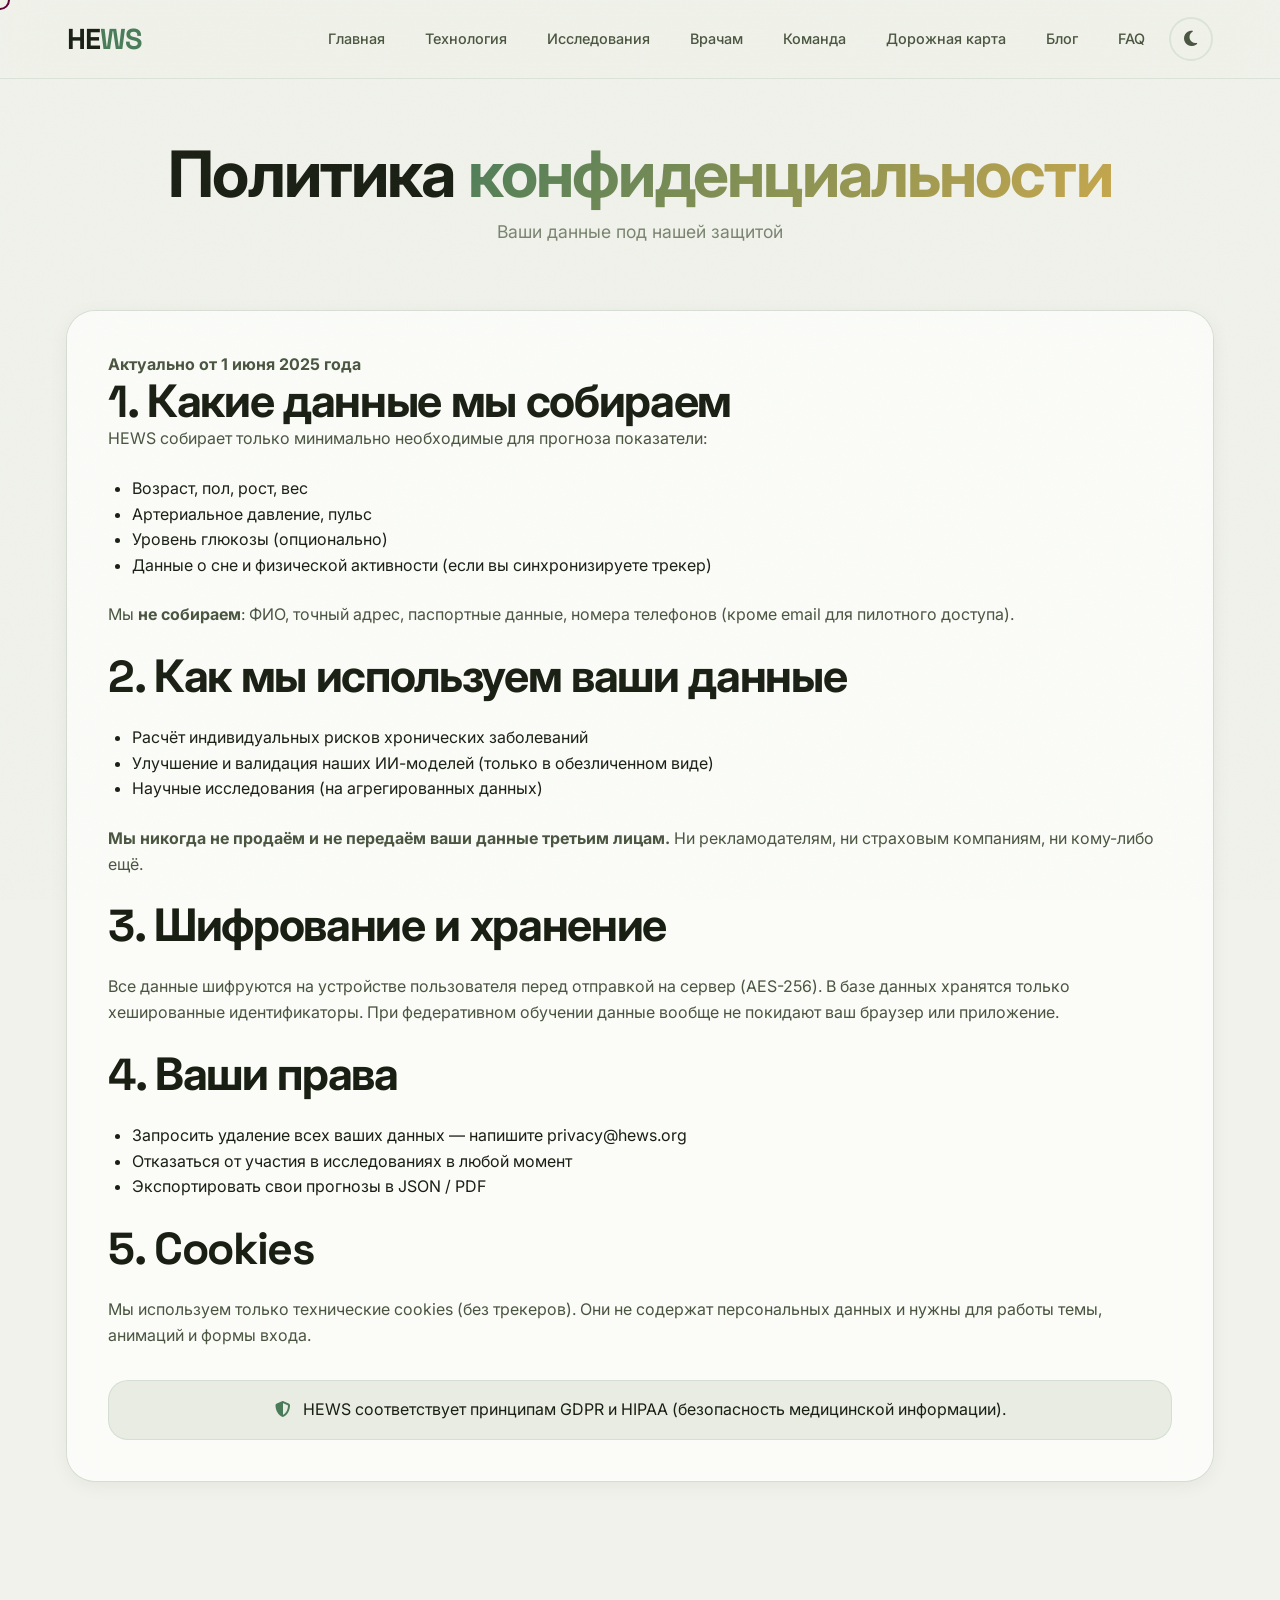
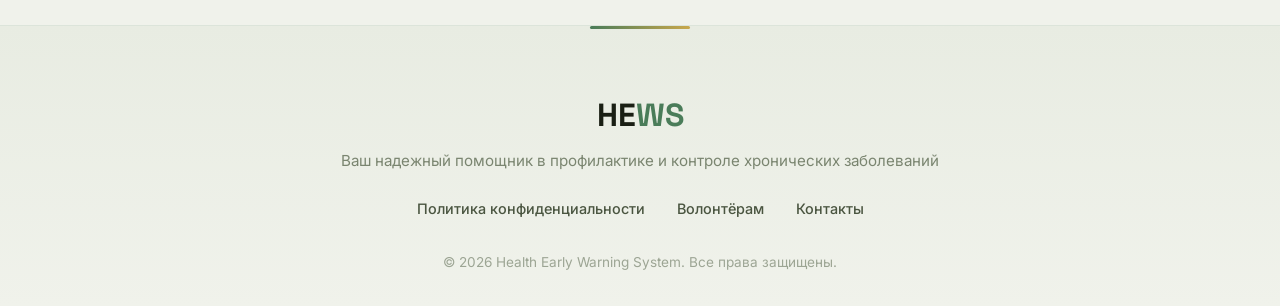
<file: privacy.html>
<!DOCTYPE html>
<html lang="ru" data-theme="light">
<head>
    <meta charset="UTF-8">
    <meta name="viewport" content="width=device-width, initial-scale=1.0">
    <title>Политика конфиденциальности | HEWS</title>
    <meta name="description" content="Политика обработки персональных данных HEWS: шифрование, анонимизация, никакой продажи данных.">
    <link rel="stylesheet" href="https://cdnjs.cloudflare.com/ajax/libs/font-awesome/6.4.0/css/all.min.css">
    <link rel="stylesheet" href="styles.css">
    <base target="_blank">
</head>
<body>
    <div class="custom-cursor"></div>

    <header>
        <div class="container">
            <nav class="navbar">
                <a href="index.html" class="logo">HE<span>WS</span></a>
                <ul class="nav-menu">
                    <li><a href="index.html" class="active">Главная</a></li>
                    <li><a href="tech.html">Технология</a></li>
                    <li><a href="research.html">Исследования</a></li>
                    <li><a href="for-doctors.html">Врачам</a></li>
                    <li><a href="team.html">Команда</a></li>
                    <li><a href="roadmap.html">Дорожная карта</a></li>
                    <li><a href="blog.html">Блог</a></li>
                    <li><a href="faq.html">FAQ</a></li>
                    <li><button class="theme-toggle" aria-label="Переключить тему"><i class="fas fa-moon"></i></button></li>
                </ul>
                <button class="hamburger" aria-label="Меню">
                    <span class="bar"></span>
                    <span class="bar"></span>
                    <span class="bar"></span>
                </button>
            </nav>
        </div>
    </header>

    <main class="page">
        <div class="container">
            <div class="page-header reveal">
                <h1>Политика <span class="text-gradient">конфиденциальности</span></h1>
                <p>Ваши данные под нашей защитой</p>
            </div>

            <div class="privacy-content glass" style="padding: 2.5rem; border-radius: var(--radius-lg); margin-top: 1rem;">
                <p><strong>Актуально от 1 июня 2025 года</strong></p>
                
                <h2>1. Какие данные мы собираем</h2>
                <p>HEWS собирает только минимально необходимые для прогноза показатели:</p>
                <ul style="margin-left: 1.5rem; margin-bottom: 1.5rem; margin-top: 1.5rem">
                    <li>Возраст, пол, рост, вес</li>
                    <li>Артериальное давление, пульс</li>
                    <li>Уровень глюкозы (опционально)</li>
                    <li>Данные о сне и физической активности (если вы синхронизируете трекер)</li>
                </ul>
                <p style="margin-bottom: 1.5rem;">Мы <strong>не собираем</strong>: ФИО, точный адрес, паспортные данные, номера телефонов (кроме email для пилотного доступа).</p>

                <h2>2. Как мы используем ваши данные</h2>
                <ul style="margin-left: 1.5rem; margin-bottom: 1.5rem; margin-top: 1.5rem">
                    <li>Расчёт индивидуальных рисков хронических заболеваний</li>
                    <li>Улучшение и валидация наших ИИ-моделей (только в обезличенном виде)</li>
                    <li>Научные исследования (на агрегированных данных)</li>
                </ul>
                <p style="margin-bottom: 1.5rem;"><strong>Мы никогда не продаём и не передаём ваши данные третьим лицам.</strong> Ни рекламодателям, ни страховым компаниям, ни кому-либо ещё.</p>

                <h2>3. Шифрование и хранение</h2>
                <p style="margin-bottom: 1.5rem; margin-top: 1.5rem">Все данные шифруются на устройстве пользователя перед отправкой на сервер (AES-256). В базе данных хранятся только хешированные идентификаторы. При федеративном обучении данные вообще не покидают ваш браузер или приложение.</p>

                <h2>4. Ваши права</h2>
                <ul style="margin-left: 1.5rem; margin-bottom: 1.5rem; margin-top: 1.5rem">
                    <li>Запросить удаление всех ваших данных — напишите privacy@hews.org</li>
                    <li>Отказаться от участия в исследованиях в любой момент</li>
                    <li>Экспортировать свои прогнозы в JSON / PDF</li>
                </ul>

                <h2>5. Cookies</h2>
                <p style="margin-bottom: 1.5rem; margin-top: 1.5rem">Мы используем только технические cookies (без трекеров). Они не содержат персональных данных и нужны для работы темы, анимаций и формы входа.</p>

                <div class="privacy-badge" style="margin-top: 2rem; padding: 1rem; background: var(--bg-secondary); border-radius: var(--radius-md); text-align: center; border: 1px solid var(--border);">
                    <i class="fas fa-shield-alt" style="color: var(--accent); margin-right: 0.5rem;"></i>
                    HEWS соответствует принципам GDPR и HIPAA (безопасность медицинской информации).
                </div>
            </div>
        </div>
    </main>

    <footer>
        <div class="container">
            <div class="logo-footer">HE<span>WS</span></div>
            <p>Ваш надежный помощник в профилактике и контроле хронических заболеваний</p>
            <div class="footer-links">
                <a href="privacy.html">Политика конфиденциальности</a>
                <a href="volunteer.html">Волонтёрам</a>
                <a href="contact.html">Контакты</a>
            </div>
            <div class="copyright">
                    &copy; 2026 Health Early Warning System. Все права защищены.
                </div>
        </div>
    </footer>

    <button id="back-to-top" aria-label="Наверх"><i class="fas fa-arrow-up"></i></button>
    <script src="script.js"></script>
</body>
</html>
</file>
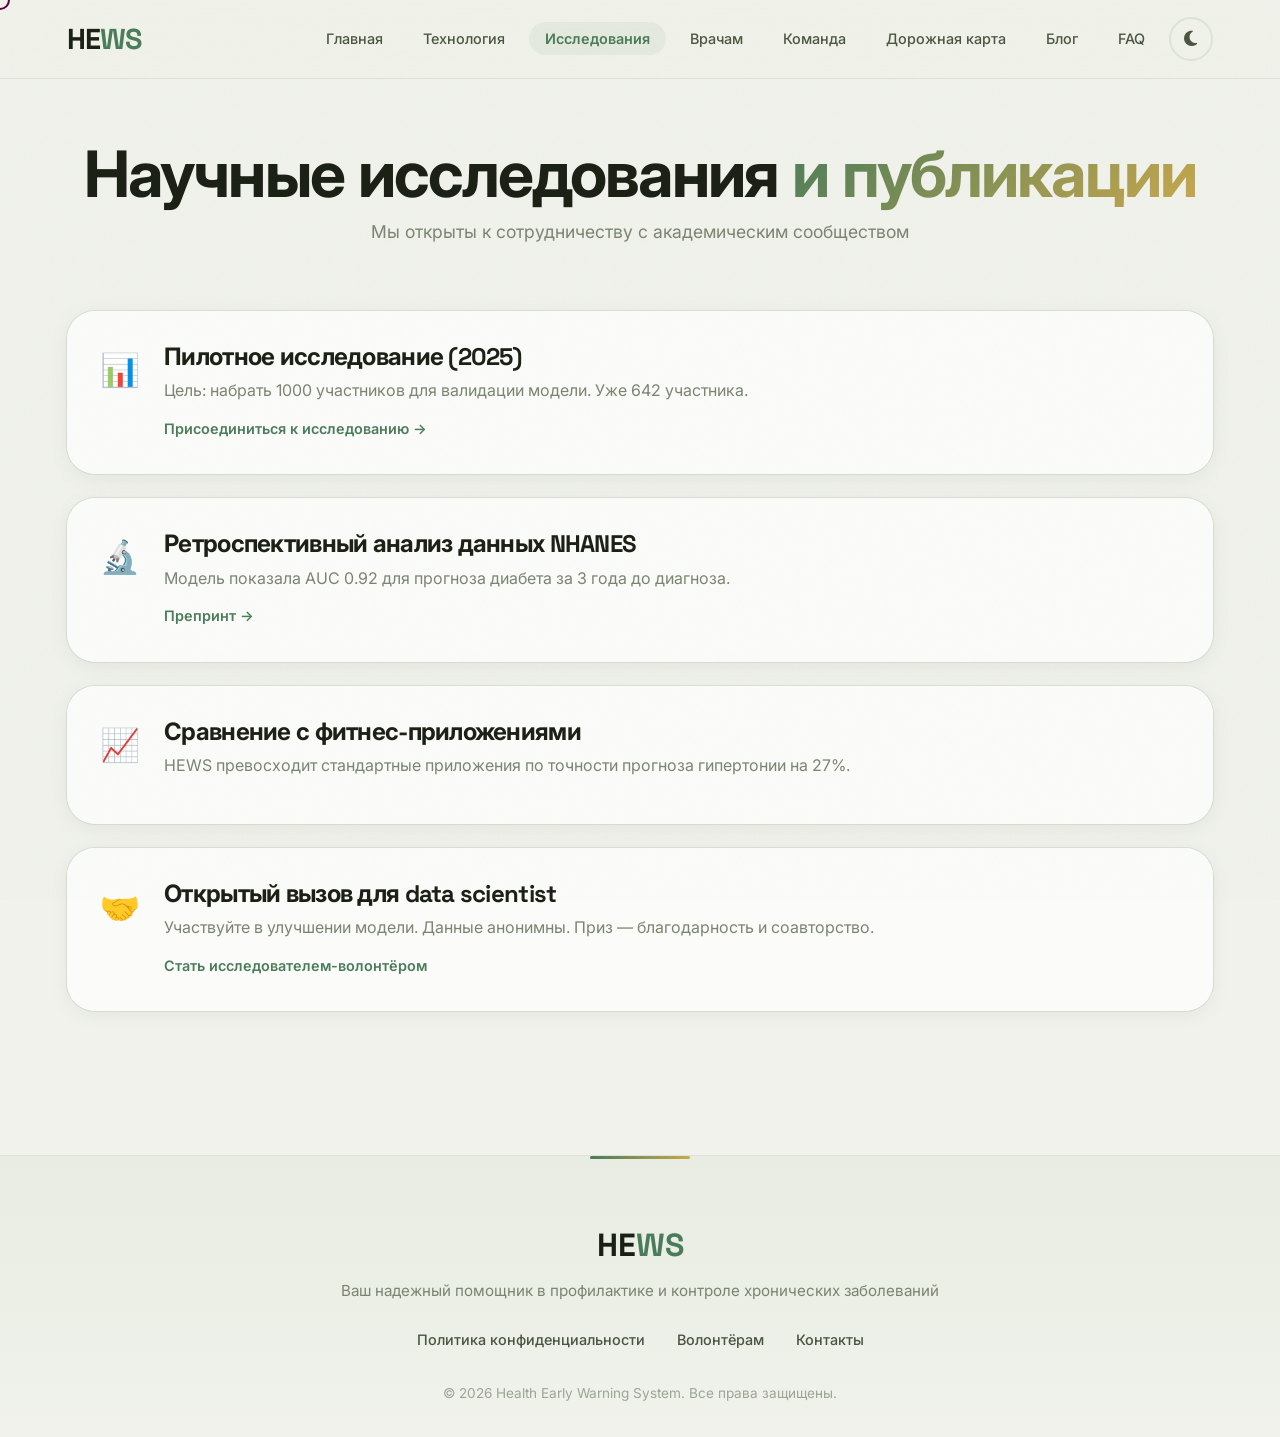
<file: research.html>
<!doctype html>
<html lang="ru" data-theme="light">
    <head>
        <meta charset="UTF-8" />
        <meta name="viewport" content="width=device-width, initial-scale=1.0" />
        <title>Исследования HEWS</title>
        <meta
            name="description"
            content="Научные исследования HEWS: пилотное исследование, ретроспективный анализ NHANES, открытый вызов для data scientist." />
        <link rel="stylesheet" href="https://cdnjs.cloudflare.com/ajax/libs/font-awesome/6.4.0/css/all.min.css" />
        <link rel="stylesheet" href="styles.css" />
        <base target="_blank" />
    </head>
    <body>
        <div class="custom-cursor"></div>

        <header>
        <div class="container">
            <nav class="navbar">
                <a href="index.html" class="logo">HE<span>WS</span></a>
                <ul class="nav-menu">
                    <li><a href="index.html" class="active">Главная</a></li>
                    <li><a href="tech.html">Технология</a></li>
                    <li><a href="research.html">Исследования</a></li>
                    <li><a href="for-doctors.html">Врачам</a></li>
                    <li><a href="team.html">Команда</a></li>
                    <li><a href="roadmap.html">Дорожная карта</a></li>
                    <li><a href="blog.html">Блог</a></li>
                    <li><a href="faq.html">FAQ</a></li>
                    <li><button class="theme-toggle" aria-label="Переключить тему"><i class="fas fa-moon"></i></button></li>
                </ul>
                <button class="hamburger" aria-label="Меню">
                    <span class="bar"></span>
                    <span class="bar"></span>
                    <span class="bar"></span>
                </button>
            </nav>
        </div>
    </header>

        <main class="page">
            <div class="container">
                <div class="page-header reveal">
                    <h1>Научные исследования <span class="text-gradient">и публикации</span></h1>
                    <p>Мы открыты к сотрудничеству с академическим сообществом</p>
                </div>

                <div class="research-list stagger-children">
                    <div class="research-item">
                        <span>📊</span>
                        <div>
                            <h3>Пилотное исследование (2025)</h3>
                            <p>Цель: набрать 1000 участников для валидации модели. Уже 642 участника.</p>
                            <a href="volunteer.html">Присоединиться к исследованию →</a>
                        </div>
                    </div>
                    <div class="research-item">
                        <span>🔬</span>
                        <div>
                            <h3>Ретроспективный анализ данных NHANES</h3>
                            <p>Модель показала AUC 0.92 для прогноза диабета за 3 года до диагноза.</p>
                            <a href="#">Препринт →</a>
                        </div>
                    </div>
                    <div class="research-item">
                        <span>📈</span>
                        <div>
                            <h3>Сравнение с фитнес-приложениями</h3>
                            <p>HEWS превосходит стандартные приложения по точности прогноза гипертонии на 27%.</p>
                        </div>
                    </div>
                    <div class="research-item">
                        <span>🤝</span>
                        <div>
                            <h3>Открытый вызов для data scientist</h3>
                            <p>Участвуйте в улучшении модели. Данные анонимны. Приз — благодарность и соавторство.</p>
                            <a href="volunteer.html">Стать исследователем-волонтёром</a>
                        </div>
                    </div>
                </div>
            </div>
        </main>

        <footer>
        <div class="container">
            <div class="logo-footer">HE<span>WS</span></div>
            <p>Ваш надежный помощник в профилактике и контроле хронических заболеваний</p>
            <div class="footer-links">
                <a href="privacy.html">Политика конфиденциальности</a>
                <a href="volunteer.html">Волонтёрам</a>
                <a href="contact.html">Контакты</a>
            </div>
            <div class="copyright">
                    &copy; 2026 Health Early Warning System. Все права защищены.
                </div>
        </div>
    </footer>

        <button id="back-to-top" aria-label="Наверх"><i class="fas fa-arrow-up"></i></button>
        <script src="script.js"></script>
    </body>
</html>
</file>
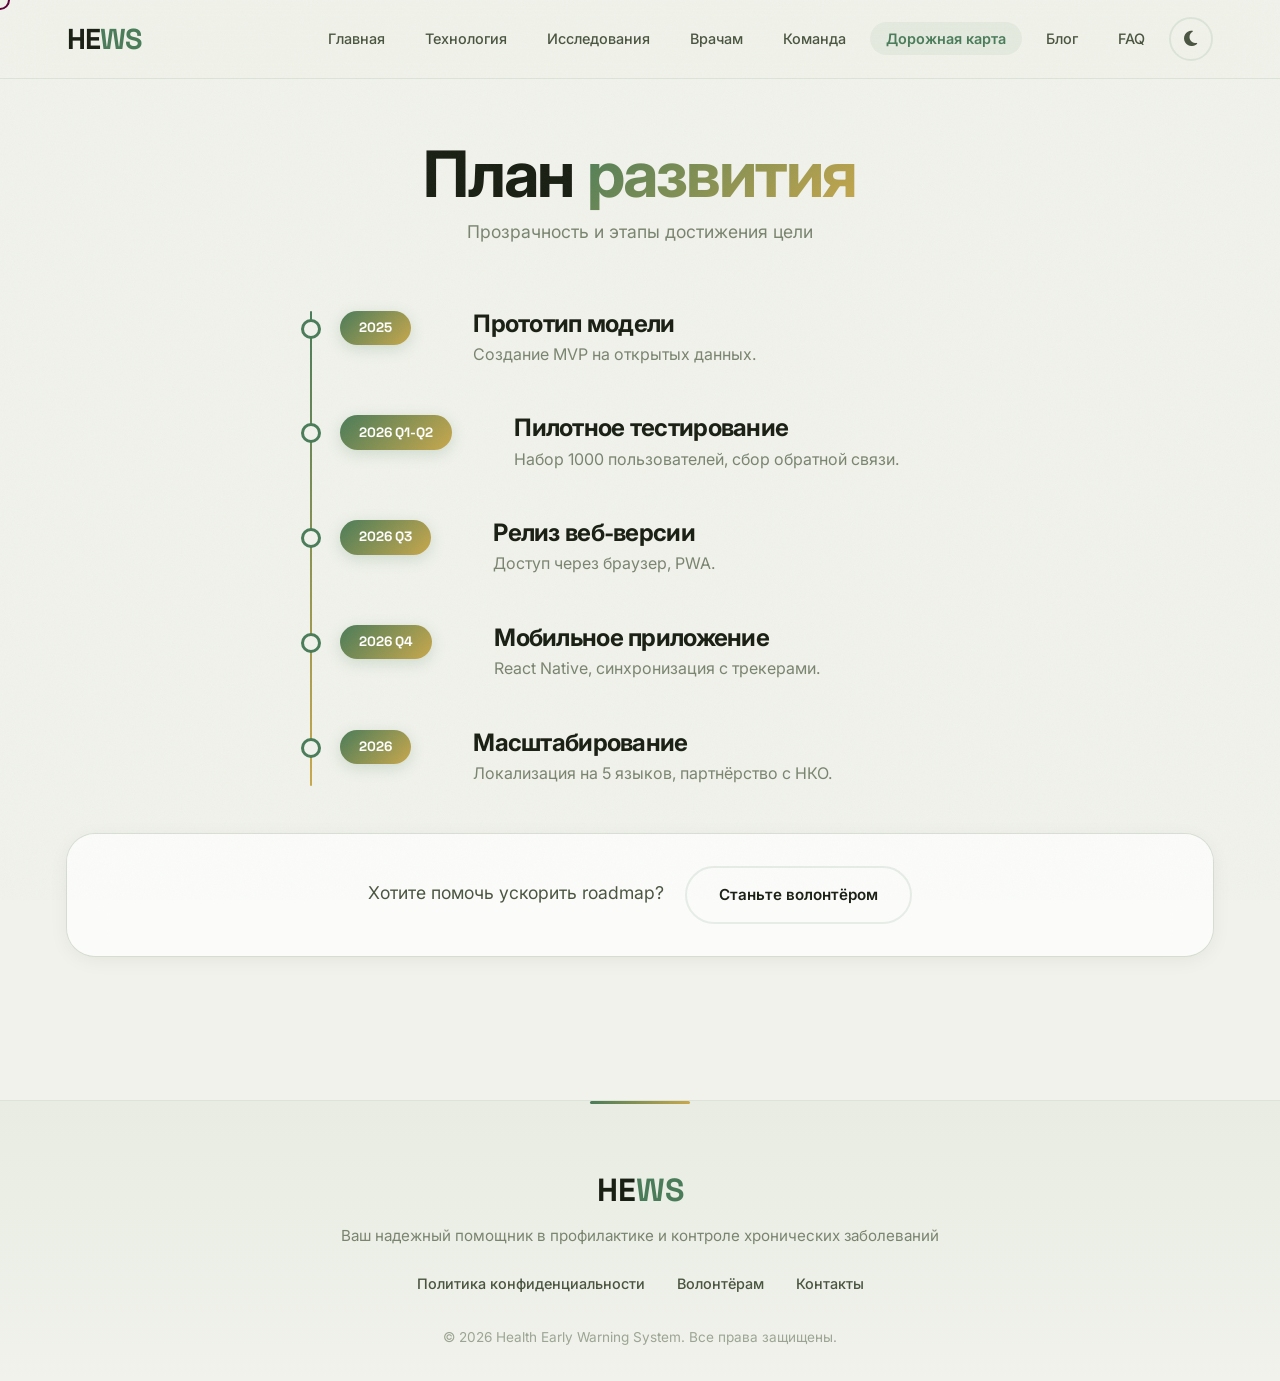
<file: roadmap.html>
<!DOCTYPE html>
<html lang="ru" data-theme="light">
<head>
    <meta charset="UTF-8">
    <meta name="viewport" content="width=device-width, initial-scale=1.0">
    <title>Дорожная карта HEWS</title>
    <meta name="description" content="План развития HEWS: от прототипа 2024 до масштабирования в 2026. Прозрачность и этапы достижения цели.">
    <link rel="stylesheet" href="https://cdnjs.cloudflare.com/ajax/libs/font-awesome/6.4.0/css/all.min.css">
    <link rel="stylesheet" href="styles.css">
<base target="_blank">
</head>
<body>
    <div class="custom-cursor"></div>

    <header>
        <div class="container">
            <nav class="navbar">
                <a href="index.html" class="logo">HE<span>WS</span></a>
                <ul class="nav-menu">
                    <li><a href="index.html" class="active">Главная</a></li>
                    <li><a href="tech.html">Технология</a></li>
                    <li><a href="research.html">Исследования</a></li>
                    <li><a href="for-doctors.html">Врачам</a></li>
                    <li><a href="team.html">Команда</a></li>
                    <li><a href="roadmap.html">Дорожная карта</a></li>
                    <li><a href="blog.html">Блог</a></li>
                    <li><a href="faq.html">FAQ</a></li>
                    <li><button class="theme-toggle" aria-label="Переключить тему"><i class="fas fa-moon"></i></button></li>
                </ul>
                <button class="hamburger" aria-label="Меню">
                    <span class="bar"></span>
                    <span class="bar"></span>
                    <span class="bar"></span>
                </button>
            </nav>
        </div>
    </header>

    <main class="page">
        <div class="container">
            <div class="page-header reveal">
                <h1>План <span class="text-gradient">развития</span></h1>
                <p>Прозрачность и этапы достижения цели</p>
            </div>

            <div class="timeline stagger-children">
                <div class="milestone">
                    <span>2025</span>
                    <div>
                        <h3>Прототип модели</h3>
                        <p>Создание MVP на открытых данных.</p>
                    </div>
                </div>
                <div class="milestone">
                    <span>2026 Q1-Q2</span>
                    <div>
                        <h3>Пилотное тестирование</h3>
                        <p>Набор 1000 пользователей, сбор обратной связи.</p>
                    </div>
                </div>
                <div class="milestone">
                    <span>2026 Q3</span>
                    <div>
                        <h3>Релиз веб-версии</h3>
                        <p>Доступ через браузер, PWA.</p>
                    </div>
                </div>
                <div class="milestone">
                    <span>2026 Q4</span>
                    <div>
                        <h3>Мобильное приложение</h3>
                        <p>React Native, синхронизация с трекерами.</p>
                    </div>
                </div>
                <div class="milestone">
                    <span>2026</span>
                    <div>
                        <h3>Масштабирование</h3>
                        <p>Локализация на 5 языков, партнёрство с НКО.</p>
                    </div>
                </div>
            </div>

            <div class="roadmap-cta reveal">
                Хотите помочь ускорить roadmap?
                <div class="magnetic-wrap" style="display:inline-block;margin-left:1rem;">
                    <a href="team.html#volunteer" class="btn btn-outline">Станьте волонтёром</a>
                </div>
            </div>
        </div>
    </main>

    <footer>
        <div class="container">
            <div class="logo-footer">HE<span>WS</span></div>
            <p>Ваш надежный помощник в профилактике и контроле хронических заболеваний</p>
            <div class="footer-links">
                <a href="privacy.html">Политика конфиденциальности</a>
                <a href="volunteer.html">Волонтёрам</a>
                <a href="contact.html">Контакты</a>
            </div>
            <div class="copyright">
                    &copy; 2026 Health Early Warning System. Все права защищены.
                </div>
        </div>
    </footer>

    <button id="back-to-top" aria-label="Наверх"><i class="fas fa-arrow-up"></i></button>
    <script src="script.js"></script>
</body>
</html>
</file>
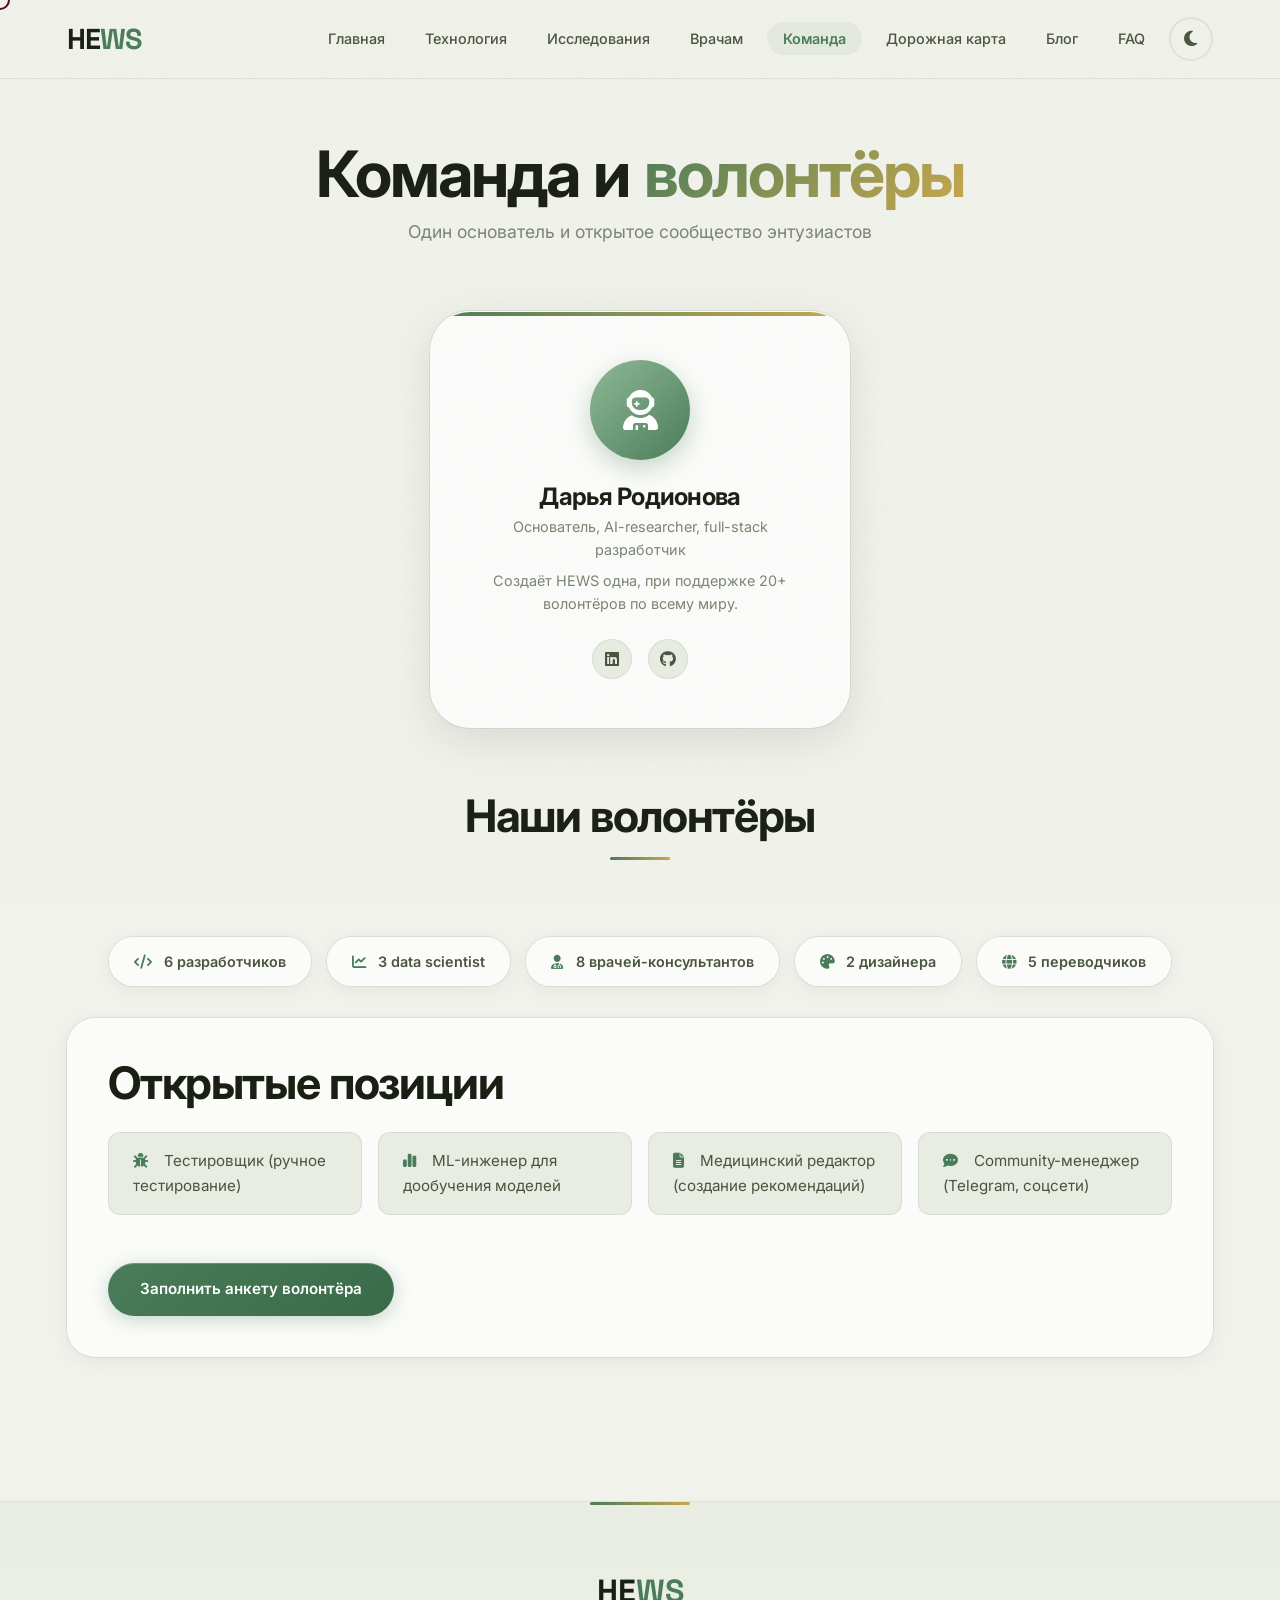
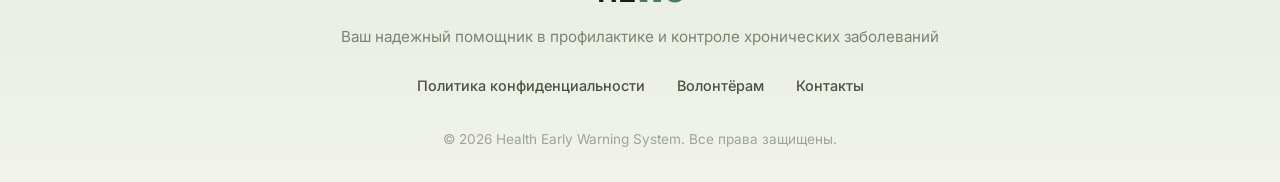
<file: team.html>
<!DOCTYPE html>
<html lang="ru" data-theme="light">
<head>
    <meta charset="UTF-8">
    <meta name="viewport" content="width=device-width, initial-scale=1.0">
    <title>Команда HEWS</title>
    <meta name="description" content="Команда и волонтёры HEWS. Основатель Анна Михайлова и открытое сообщество энтузиастов.">
    <link rel="stylesheet" href="https://cdnjs.cloudflare.com/ajax/libs/font-awesome/6.4.0/css/all.min.css">
    <link rel="stylesheet" href="styles.css">
<base target="_blank">
</head>
<body>
    <div class="custom-cursor"></div>

    <header>
        <div class="container">
            <nav class="navbar">
                <a href="index.html" class="logo">HE<span>WS</span></a>
                <ul class="nav-menu">
                    <li><a href="index.html" class="active">Главная</a></li>
                    <li><a href="tech.html">Технология</a></li>
                    <li><a href="research.html">Исследования</a></li>
                    <li><a href="for-doctors.html">Врачам</a></li>
                    <li><a href="team.html">Команда</a></li>
                    <li><a href="roadmap.html">Дорожная карта</a></li>
                    <li><a href="blog.html">Блог</a></li>
                    <li><a href="faq.html">FAQ</a></li>
                    <li><button class="theme-toggle" aria-label="Переключить тему"><i class="fas fa-moon"></i></button></li>
                </ul>
                <button class="hamburger" aria-label="Меню">
                    <span class="bar"></span>
                    <span class="bar"></span>
                    <span class="bar"></span>
                </button>
            </nav>
        </div>
    </header>

    <main class="page">
        <div class="container">
            <div class="page-header reveal">
                <h1>Команда и <span class="text-gradient">волонтёры</span></h1>
                <p>Один основатель и открытое сообщество энтузиастов</p>
            </div>

            <div class="founder-section reveal">
                <div class="founder-card">
                    <div class="founder-avatar"><i class="fas fa-user-astronaut"></i></div>
                    <h3>Дарья Родионова</h3>
                    <p>Основатель, AI-researcher, full-stack разработчик</p>
                    <p style="color:var(--text-muted);font-size:0.9rem;">Создаёт HEWS одна, при поддержке 20+ волонтёров по всему миру.</p>
                    <div class="social-icons">
                        <a href="#" aria-label="LinkedIn"><i class="fab fa-linkedin"></i></a>
                        <a href="#" aria-label="GitHub"><i class="fab fa-github"></i></a>
                    </div>
                </div>
            </div>

            <div class="section-title reveal">
                <h2>Наши волонтёры</h2>
            </div>

            <div class="volunteer-stats stagger-children">
                <div class="vol-stat"><i class="fas fa-code"></i> 6 разработчиков</div>
                <div class="vol-stat"><i class="fas fa-chart-line"></i> 3 data scientist</div>
                <div class="vol-stat"><i class="fas fa-user-md"></i> 8 врачей-консультантов</div>
                <div class="vol-stat"><i class="fas fa-palette"></i> 2 дизайнера</div>
                <div class="vol-stat"><i class="fas fa-globe"></i> 5 переводчиков</div>
            </div>

            <div id="volunteer" class="open-positions reveal">
                <h2>Открытые позиции</h2>
                <ul>
                    <li><i class="fas fa-bug"></i> Тестировщик (ручное тестирование)</li>
                    <li><i class="fas fa-chart-simple"></i> ML-инженер для дообучения моделей</li>
                    <li><i class="fas fa-file-alt"></i> Медицинский редактор (создание рекомендаций)</li>
                    <li><i class="fas fa-comment-dots"></i> Community-менеджер (Telegram, соцсети)</li>
                </ul>
                <div class="magnetic-wrap" style="margin-top:1.5rem;display:inline-block;">
                    <a href="volunteer.html" class="btn btn-primary">Заполнить анкету волонтёра</a>
                </div>
            </div>
        </div>
    </main>

    <footer>
        <div class="container">
            <div class="logo-footer">HE<span>WS</span></div>
            <p>Ваш надежный помощник в профилактике и контроле хронических заболеваний</p>
            <div class="footer-links">
                <a href="privacy.html">Политика конфиденциальности</a>
                <a href="volunteer.html">Волонтёрам</a>
                <a href="contact.html">Контакты</a>
            </div>
            <div class="copyright">
                    &copy; 2026 Health Early Warning System. Все права защищены.
                </div>
        </div>
    </footer>

    <button id="back-to-top" aria-label="Наверх"><i class="fas fa-arrow-up"></i></button>
    <script src="script.js"></script>
</body>
</html>
</file>
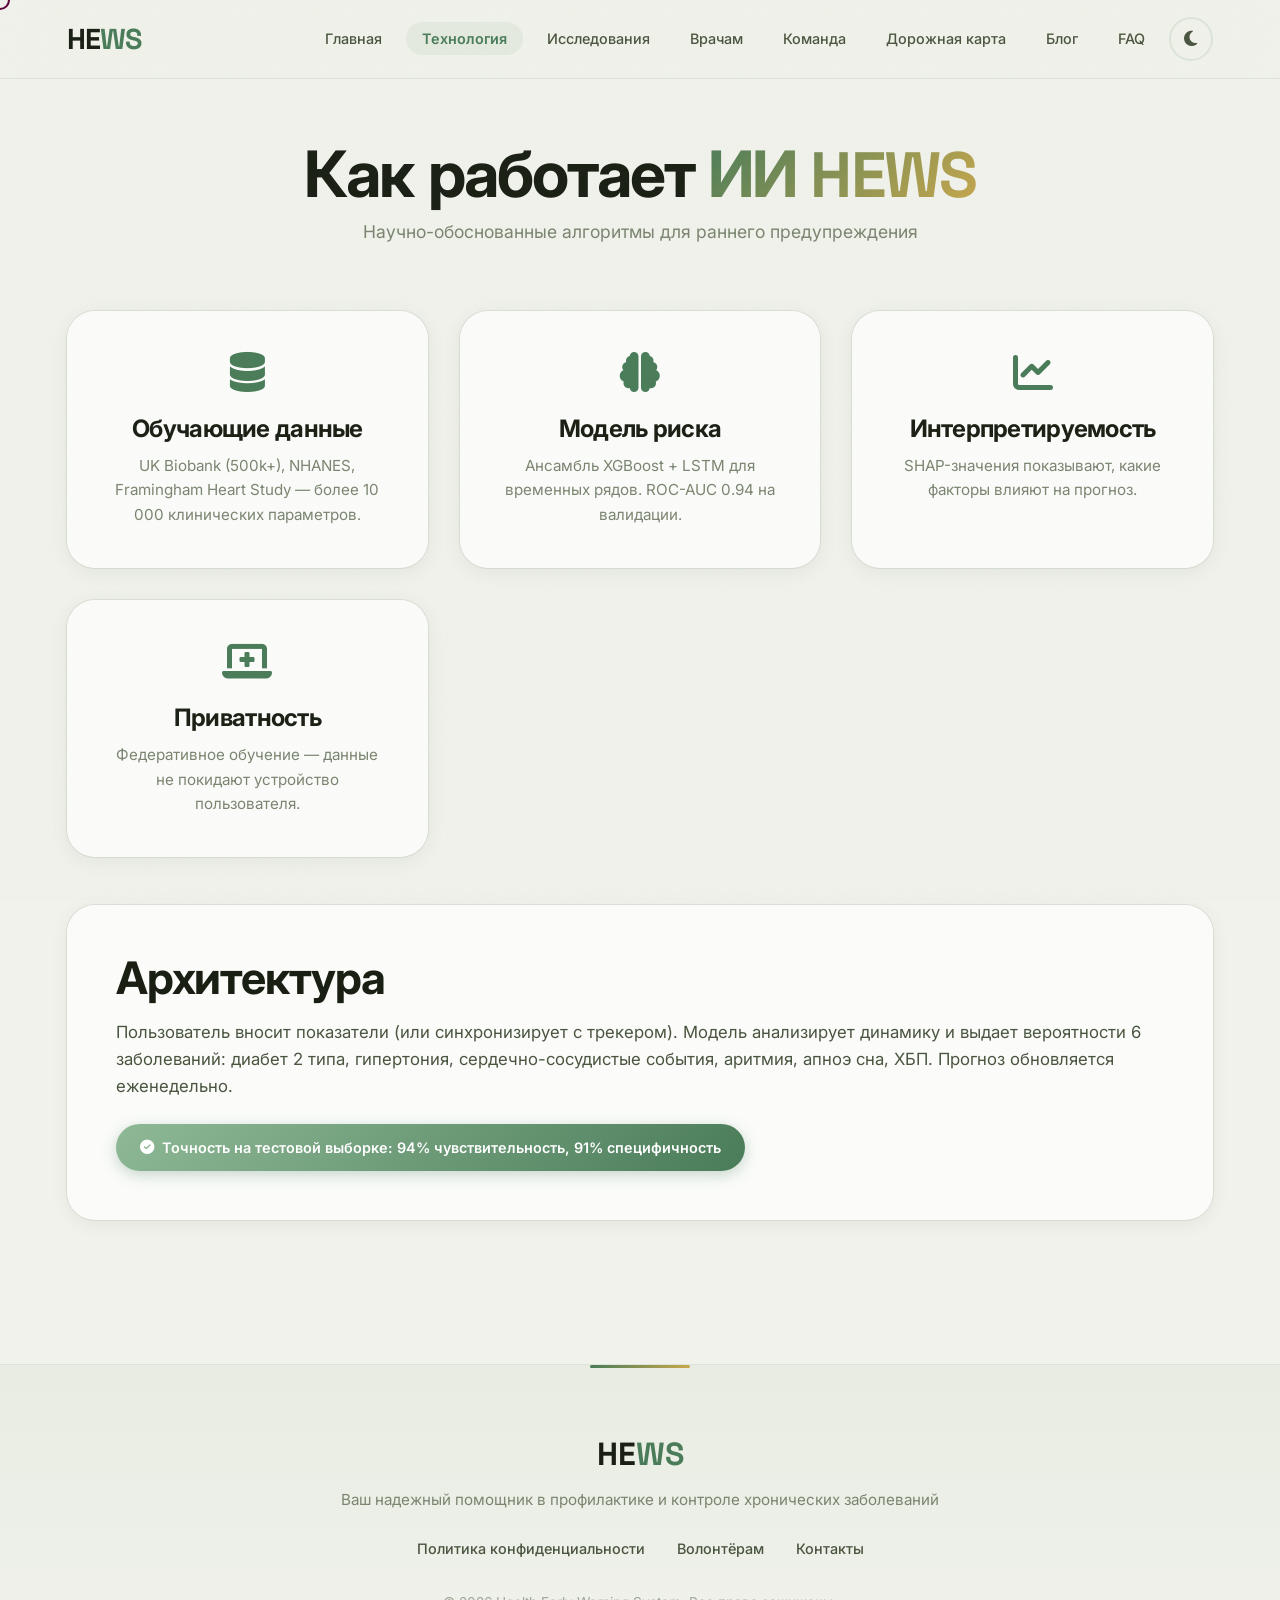
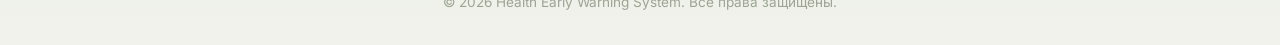
<file: tech.html>
<!DOCTYPE html>
<html lang="ru" data-theme="light">
<head>
    <meta charset="UTF-8">
    <meta name="viewport" content="width=device-width, initial-scale=1.0">
    <title>HEWS | Технология ИИ</title>
    <meta name="description" content="Как работает ИИ HEWS: ансамбль XGBoost + LSTM, SHAP-интерпретируемость, федеративное обучение.">
    <link rel="stylesheet" href="https://cdnjs.cloudflare.com/ajax/libs/font-awesome/6.4.0/css/all.min.css">
    <link rel="stylesheet" href="styles.css">
<base target="_blank">
</head>
<body>
    <div class="custom-cursor"></div>

    <header>
        <div class="container">
            <nav class="navbar">
                <a href="index.html" class="logo">HE<span>WS</span></a>
                <ul class="nav-menu">
                    <li><a href="index.html" class="active">Главная</a></li>
                    <li><a href="tech.html">Технология</a></li>
                    <li><a href="research.html">Исследования</a></li>
                    <li><a href="for-doctors.html">Врачам</a></li>
                    <li><a href="team.html">Команда</a></li>
                    <li><a href="roadmap.html">Дорожная карта</a></li>
                    <li><a href="blog.html">Блог</a></li>
                    <li><a href="faq.html">FAQ</a></li>
                    <li><button class="theme-toggle" aria-label="Переключить тему"><i class="fas fa-moon"></i></button></li>
                </ul>
                <button class="hamburger" aria-label="Меню">
                    <span class="bar"></span>
                    <span class="bar"></span>
                    <span class="bar"></span>
                </button>
            </nav>
        </div>
    </header>

    <main class="page">
        <div class="container">
            <div class="page-header reveal">
                <h1>Как работает <span class="text-gradient">ИИ HEWS</span></h1>
                <p>Научно-обоснованные алгоритмы для раннего предупреждения</p>
            </div>

            <div class="tech-grid stagger-children">
                <div class="tech-card">
                    <i class="fas fa-database"></i>
                    <h3>Обучающие данные</h3>
                    <p>UK Biobank (500k+), NHANES, Framingham Heart Study — более 10 000 клинических параметров.</p>
                </div>
                <div class="tech-card">
                    <i class="fas fa-brain"></i>
                    <h3>Модель риска</h3>
                    <p>Ансамбль XGBoost + LSTM для временных рядов. ROC-AUC 0.94 на валидации.</p>
                </div>
                <div class="tech-card">
                    <i class="fas fa-chart-line"></i>
                    <h3>Интерпретируемость</h3>
                    <p>SHAP-значения показывают, какие факторы влияют на прогноз.</p>
                </div>
                <div class="tech-card">
                    <i class="fas fa-laptop-medical"></i>
                    <h3>Приватность</h3>
                    <p>Федеративное обучение — данные не покидают устройство пользователя.</p>
                </div>
            </div>

            <div class="tech-detail reveal">
                <h2>Архитектура</h2>
                <p>Пользователь вносит показатели (или синхронизирует с трекером). Модель анализирует динамику и выдает вероятности 6 заболеваний: диабет 2 типа, гипертония, сердечно-сосудистые события, аритмия, апноэ сна, ХБП. Прогноз обновляется еженедельно.</p>
                <div class="tech-badge"><i class="fas fa-check-circle"></i> Точность на тестовой выборке: 94% чувствительность, 91% специфичность</div>
            </div>
        </div>
    </main>

    <footer>
        <div class="container">
            <div class="logo-footer">HE<span>WS</span></div>
            <p>Ваш надежный помощник в профилактике и контроле хронических заболеваний</p>
            <div class="footer-links">
                <a href="privacy.html">Политика конфиденциальности</a>
                <a href="volunteer.html">Волонтёрам</a>
                <a href="contact.html">Контакты</a>
            </div>
            <div class="copyright">
                    &copy; 2026 Health Early Warning System. Все права защищены.
                </div>
        </div>
    </footer>

    <button id="back-to-top" aria-label="Наверх"><i class="fas fa-arrow-up"></i></button>
    <script src="script.js"></script>
</body>
</html>
</file>
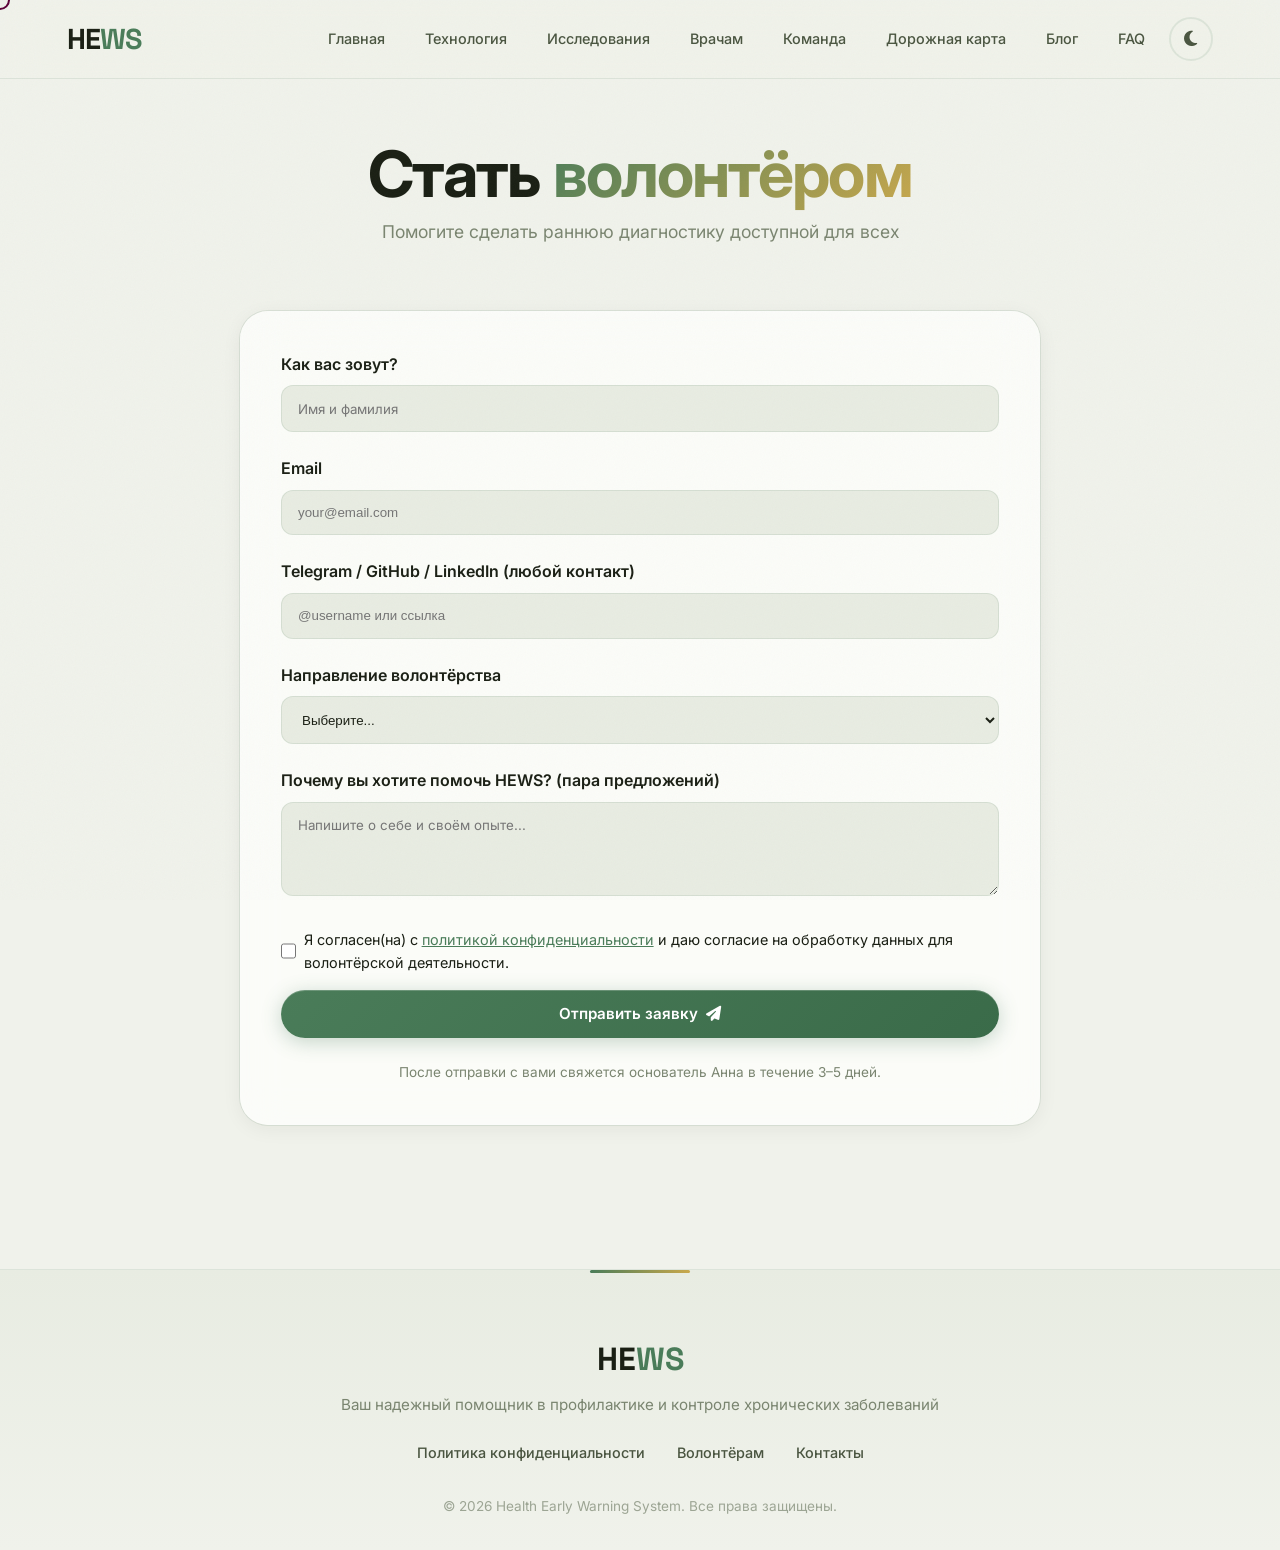
<file: volunteer.html>
<!DOCTYPE html>
<html lang="ru" data-theme="light">
<head>
    <meta charset="UTF-8">
    <meta name="viewport" content="width=device-width, initial-scale=1.0">
    <title>Стать волонтёром HEWS</title>
    <meta name="description" content="Помогите проекту HEWS: разработка, дизайн, медицина, переводы. Заполните анкету волонтёра.">
    <link rel="stylesheet" href="https://cdnjs.cloudflare.com/ajax/libs/font-awesome/6.4.0/css/all.min.css">
    <link rel="stylesheet" href="styles.css">
    <base target="_blank">
</head>
<body>
    <div class="custom-cursor"></div>

    <header>
        <div class="container">
            <nav class="navbar">
                <a href="index.html" class="logo">HE<span>WS</span></a>
                <ul class="nav-menu">
                    <li><a href="index.html" class="active">Главная</a></li>
                    <li><a href="tech.html">Технология</a></li>
                    <li><a href="research.html">Исследования</a></li>
                    <li><a href="for-doctors.html">Врачам</a></li>
                    <li><a href="team.html">Команда</a></li>
                    <li><a href="roadmap.html">Дорожная карта</a></li>
                    <li><a href="blog.html">Блог</a></li>
                    <li><a href="faq.html">FAQ</a></li>
                    <li><button class="theme-toggle" aria-label="Переключить тему"><i class="fas fa-moon"></i></button></li>
                </ul>
                <button class="hamburger" aria-label="Меню">
                    <span class="bar"></span>
                    <span class="bar"></span>
                    <span class="bar"></span>
                </button>
            </nav>
        </div>
    </header>

    <main class="page">
        <div class="container">
            <div class="page-header reveal">
                <h1>Стать <span class="text-gradient">волонтёром</span></h1>
                <p>Помогите сделать раннюю диагностику доступной для всех</p>
            </div>

            <div class="volunteer-form-container glass" style="max-width: 800px; margin: 0 auto; padding: 2.5rem; border-radius: var(--radius-lg);">
                <form id="volunteer-form">
                    <div style="margin-bottom: 1.5rem;">
                        <label style="display: block; font-weight: 600; margin-bottom: 0.5rem;">Как вас зовут?</label>
                        <input type="text" id="vol-name" required placeholder="Имя и фамилия" style="width: 100%; padding: 0.9rem 1rem; background: var(--bg-secondary); border: 1px solid var(--border); border-radius: 12px; color: var(--text-primary); font-family: var(--font-body);">
                    </div>

                    <div style="margin-bottom: 1.5rem;">
                        <label style="display: block; font-weight: 600; margin-bottom: 0.5rem;">Email</label>
                        <input type="email" id="vol-email" required placeholder="your@email.com" style="width: 100%; padding: 0.9rem 1rem; background: var(--bg-secondary); border: 1px solid var(--border); border-radius: 12px; color: var(--text-primary);">
                    </div>

                    <div style="margin-bottom: 1.5rem;">
                        <label style="display: block; font-weight: 600; margin-bottom: 0.5rem;">Telegram / GitHub / LinkedIn (любой контакт)</label>
                        <input type="text" id="vol-contact" placeholder="@username или ссылка" style="width: 100%; padding: 0.9rem 1rem; background: var(--bg-secondary); border: 1px solid var(--border); border-radius: 12px; color: var(--text-primary);">
                    </div>

                    <div style="margin-bottom: 1.5rem;">
                        <label style="display: block; font-weight: 600; margin-bottom: 0.5rem;">Направление волонтёрства</label>
                        <select id="vol-role" style="width: 100%; padding: 0.9rem 1rem; background: var(--bg-secondary); border: 1px solid var(--border); border-radius: 12px; color: var(--text-primary);">
                            <option value="">Выберите...</option>
                            <option value="dev">Разработка (Frontend/Backend)</option>
                            <option value="ml">Data Science / ML</option>
                            <option value="doctor">Врач-консультант</option>
                            <option value="design">Дизайн (UI/UX, графика)</option>
                            <option value="translate">Переводы (английский, испанский, др.)</option>
                            <option value="community">Community-менеджер</option>
                            <option value="other">Другое</option>
                        </select>
                    </div>

                    <div style="margin-bottom: 1.5rem;">
                        <label style="display: block; font-weight: 600; margin-bottom: 0.5rem;">Почему вы хотите помочь HEWS? (пара предложений)</label>
                        <textarea id="vol-motivation" rows="4" placeholder="Напишите о себе и своём опыте..." style="width: 100%; padding: 0.9rem 1rem; background: var(--bg-secondary); border: 1px solid var(--border); border-radius: 12px; color: var(--text-primary); font-family: var(--font-body);"></textarea>
                    </div>

                    <div style="margin-bottom: 1rem;">
                        <label style="display: flex; align-items: center; gap: 0.5rem; cursor: pointer;">
                            <input type="checkbox" id="vol-consent" required style="width: 18px; height: 18px; accent-color: var(--accent);">
                            <span style="font-size: 0.9rem;">Я согласен(на) с <a href="privacy.html" style="color: var(--accent);">политикой конфиденциальности</a> и даю согласие на обработку данных для волонтёрской деятельности.</span>
                        </label>
                    </div>

                    <button type="submit" class="btn btn-primary" style="width: 100%; justify-content: center; gap: 0.5rem;">Отправить заявку <i class="fas fa-paper-plane"></i></button>
                </form>
                <p style="margin-top: 1.5rem; text-align: center; font-size: 0.85rem; color: var(--text-muted);">После отправки с вами свяжется основатель Анна в течение 3–5 дней.</p>
            </div>
        </div>
    </main>

    <footer>
        <div class="container">
            <div class="logo-footer">HE<span>WS</span></div>
            <p>Ваш надежный помощник в профилактике и контроле хронических заболеваний</p>
            <div class="footer-links">
                <a href="privacy.html">Политика конфиденциальности</a>
                <a href="volunteer.html">Волонтёрам</a>
                <a href="contact.html">Контакты</a>
            </div>
            <div class="copyright">
                    &copy; 2026 Health Early Warning System. Все права защищены.
                </div>
        </div>
    </footer>

    <button id="back-to-top" aria-label="Наверх"><i class="fas fa-arrow-up"></i></button>
    <script src="script.js"></script>
    <script>
        document.getElementById('volunteer-form').addEventListener('submit', (e) => {
            e.preventDefault();
            const name = document.getElementById('vol-name').value.trim();
            const email = document.getElementById('vol-email').value.trim();
            if (!name || !email || !email.includes('@')) {
                alert('Пожалуйста, заполните имя и корректный email.');
                return;
            }
            if (!document.getElementById('vol-consent').checked) {
                alert('Необходимо согласие на обработку данных.');
                return;
            }
            // Simulate sending (in real site would POST to backend)
            alert('Спасибо! Ваша заявка отправлена. Мы свяжемся с вами в ближайшие дни.');
            e.target.reset();
        });
    </script>
</body>
</html>
</file>
<file: styles.css>
@import url('https://fonts.googleapis.com/css2?family=Inter:opsz,wght@14..32,300;14..32,400;14..32,500;14..32,600;14..32,700;14..32,800;14..32,900&family=Space+Grotesk:wght@400;500;600;700&display=swap');

/* ============================================================
   CSS VARIABLES & THEME SYSTEM
   ============================================================ */
:root {
    /* Light theme (default) */
    --bg-primary: #f0f2eb;
    --bg-secondary: #e8ece2;
    --bg-card: rgba(255,255,255,0.72);
    --bg-glass: rgba(255,255,255,0.55);
    --text-primary: #1a1f14;
    --text-secondary: #4a5540;
    --text-muted: #7a8570;
    --accent: #4a7c59;
    --accent-light: #8fb996;
    --accent-gold: #c9a84c;
    --accent-warm: #d4a574;
    --border: rgba(74,124,89,0.12);
    --shadow-sm: 0 4px 20px rgba(26,31,20,0.06);
    --shadow-md: 0 12px 40px rgba(26,31,20,0.10);
    --shadow-lg: 0 24px 60px rgba(26,31,20,0.14);
    --shadow-glow: 0 0 40px rgba(74,124,89,0.15);
    --radius-sm: 12px;
    --radius-md: 20px;
    --radius-lg: 28px;
    --radius-xl: 40px;
    --transition-fast: 0.2s cubic-bezier(0.4,0,0.2,1);
    --transition-smooth: 0.4s cubic-bezier(0.4,0,0.2,1);
    --transition-slow: 0.8s cubic-bezier(0.16,1,0.3,1);
    --font-body: 'Inter', -apple-system, BlinkMacSystemFont, sans-serif;
    --font-display: 'Space Grotesk', 'Inter', sans-serif;
    --cursor-size: 20px;
}

[data-theme="dark"] {
    --bg-primary: #0d120a;
    --bg-secondary: #141a10;
    --bg-card: rgba(30,38,26,0.72);
    --bg-glass: rgba(30,38,26,0.55);
    --text-primary: #e8ece2;
    --text-secondary: #a8b098;
    --text-muted: #6a7560;
    --accent: #6ab07a;
    --accent-light: #8fb996;
    --accent-gold: #d4b85c;
    --accent-warm: #e0b888;
    --border: rgba(106,176,122,0.12);
    --shadow-sm: 0 4px 20px rgba(0,0,0,0.3);
    --shadow-md: 0 12px 40px rgba(0,0,0,0.4);
    --shadow-lg: 0 24px 60px rgba(0,0,0,0.5);
    --shadow-glow: 0 0 40px rgba(106,176,122,0.2);
}

/* ============================================================
   RESET & BASE
   ============================================================ */
*, *::before, *::after { margin:0; padding:0; box-sizing:border-box; }
html { scroll-behavior: smooth; }
body {
    font-family: var(--font-body);
    background: var(--bg-primary);
    color: var(--text-primary);
    line-height: 1.6;
    overflow-x: hidden;
    transition: background var(--transition-smooth), color var(--transition-smooth);
    cursor: none;
}

/* Noise texture overlay */
body::before {
    content: '';
    position: fixed;
    inset: 0;
    z-index: 9999;
    pointer-events: none;
    opacity: 0.03;
    background-image: url("data:image/svg+xml,%3Csvg viewBox='0 0 256 256' xmlns='http://www.w3.org/2000/svg'%3E%3Cfilter id='noise'%3E%3CfeTurbulence type='fractalNoise' baseFrequency='0.9' numOctaves='4' stitchTiles='stitch'/%3E%3C/filter%3E%3Crect width='100%25' height='100%25' filter='url(%23noise)'/%3E%3C/svg%3E");
    background-repeat: repeat;
    background-size: 256px;
}

/* Custom cursor */
.custom-cursor {
    position: fixed;
    width: var(--cursor-size);
    height: var(--cursor-size);
    border: 2px solid var(--accent);
    border-radius: 50%;
    pointer-events: none;
    z-index: 10000;
    transition: width 0.3s, height 0.3s, background 0.3s, border-color 0.3s, transform 0.1s;
    transform: translate(-50%, -50%);
    mix-blend-mode: difference;
}
.custom-cursor.hover {
    width: 50px;
    height: 50px;
    background: rgba(74,124,89,0.15);
    border-color: var(--accent-gold);
}
.custom-cursor.click {
    width: 15px;
    height: 15px;
    background: var(--accent);
}

/* Selection */
::selection {
    background: var(--accent-light);
    color: var(--text-primary);
}

/* Scrollbar */
::-webkit-scrollbar { width: 8px; }
::-webkit-scrollbar-track { background: var(--bg-secondary); }
::-webkit-scrollbar-thumb { background: var(--accent); border-radius: 4px; }
::-webkit-scrollbar-thumb:hover { background: var(--accent-gold); }

/* ============================================================
   TYPOGRAPHY
   ============================================================ */
h1, h2, h3, h4 { font-family: var(--font-display); font-weight: 700; letter-spacing: -0.03em; line-height: 1.1; }
h1 { font-size: clamp(2.5rem, 5vw, 4.5rem); }
h2 { font-size: clamp(1.8rem, 3.5vw, 3rem); }
h3 { font-size: clamp(1.2rem, 2vw, 1.5rem); }
p { color: var(--text-secondary); }

.text-gradient {
    background: linear-gradient(135deg, var(--accent) 0%, var(--accent-gold) 100%);
    -webkit-background-clip: text;
    -webkit-text-fill-color: transparent;
    background-clip: text;
}

.text-glow {
    text-shadow: 0 0 30px rgba(74,124,89,0.3);
}

/* ============================================================
   LAYOUT
   ============================================================ */
.container {
    width: 92%;
    max-width: 1280px;
    margin: 0 auto;
    padding: 0 1rem;
}

.section {
    padding: 120px 0;
    position: relative;
}

/* ============================================================
   HEADER & NAVIGATION
   ============================================================ */
header {
    position: fixed;
    width: 100%;
    top: 0;
    z-index: 1000;
    background: rgba(240,242,235,0.75);
    backdrop-filter: blur(20px) saturate(180%);
    -webkit-backdrop-filter: blur(20px) saturate(180%);
    border-bottom: 1px solid var(--border);
    transition: all var(--transition-smooth);
}
[data-theme="dark"] header {
    background: rgba(13,18,10,0.75);
}

header.scrolled {
    box-shadow: var(--shadow-sm);
}

.navbar {
    display: flex;
    justify-content: space-between;
    align-items: center;
    padding: 1rem 0;
}

.logo {
    font-family: var(--font-display);
    font-size: 1.8rem;
    font-weight: 800;
    color: var(--text-primary);
    text-decoration: none;
    letter-spacing: -0.04em;
    position: relative;
}
.logo span {
    color: var(--accent);
    transition: color var(--transition-fast);
}
.logo:hover span {
    color: var(--accent-gold);
}
.logo::after {
    content: '';
    position: absolute;
    bottom: -2px;
    left: 0;
    width: 0;
    height: 2px;
    background: linear-gradient(90deg, var(--accent), var(--accent-gold));
    transition: width var(--transition-smooth);
}
.logo:hover::after { width: 100%; }

.nav-menu {
    display: flex;
    gap: 0.5rem;
    list-style: none;
    align-items: center;
}

.nav-menu a {
    text-decoration: none;
    font-weight: 500;
    font-size: 0.9rem;
    color: var(--text-secondary);
    padding: 0.5rem 1rem;
    border-radius: 50px;
    transition: all var(--transition-fast);
    position: relative;
}

.nav-menu a::before {
    content: '';
    position: absolute;
    inset: 0;
    border-radius: 50px;
    background: var(--accent);
    opacity: 0;
    transform: scale(0.8);
    transition: all var(--transition-fast);
    z-index: -1;
}

.nav-menu a:hover, .nav-menu a.active {
    color: var(--text-primary);
}
.nav-menu a:hover::before, .nav-menu a.active::before {
    opacity: 0.08;
    transform: scale(1);
}
.nav-menu a.active {
    font-weight: 600;
    color: var(--accent);
}

/* Theme toggle */
.theme-toggle {
    background: none;
    border: 2px solid var(--border);
    width: 44px;
    height: 44px;
    border-radius: 50%;
    cursor: none;
    display: flex;
    align-items: center;
    justify-content: center;
    color: var(--text-secondary);
    transition: all var(--transition-fast);
    font-size: 1.1rem;
}
.theme-toggle:hover {
    border-color: var(--accent);
    color: var(--accent);
    transform: rotate(20deg);
}

.hamburger {
    display: none;
    background: none;
    border: none;
    cursor: none;
    padding: 0.5rem;
    flex-direction: column;
    gap: 5px;
}
.hamburger .bar {
    width: 24px;
    height: 2px;
    background: var(--text-primary);
    border-radius: 2px;
    transition: all var(--transition-smooth);
}

/* ============================================================
   MAGNETIC BUTTONS
   ============================================================ */
.btn {
    display: inline-flex;
    align-items: center;
    gap: 0.6rem;
    padding: 0.9rem 2rem;
    border-radius: 50px;
    font-weight: 600;
    font-size: 0.95rem;
    transition: all var(--transition-fast);
    cursor: none;
    text-decoration: none;
    border: none;
    position: relative;
    overflow: hidden;
    font-family: var(--font-body);
}

.btn-primary {
    background: linear-gradient(135deg, var(--accent) 0%, #3a6b49 100%);
    color: white;
    box-shadow: 0 4px 20px rgba(74,124,89,0.3), inset 0 1px 0 rgba(255,255,255,0.2);
}
.btn-primary::before {
    content: '';
    position: absolute;
    inset: 0;
    background: linear-gradient(135deg, transparent 0%, rgba(255,255,255,0.15) 100%);
    opacity: 0;
    transition: opacity var(--transition-fast);
}
.btn-primary:hover::before { opacity: 1; }
.btn-primary:hover {
    transform: translateY(-3px) scale(1.02);
    box-shadow: 0 8px 30px rgba(74,124,89,0.4), inset 0 1px 0 rgba(255,255,255,0.2);
}
.btn-primary:active {
    transform: translateY(-1px) scale(0.98);
}

.btn-outline {
    background: transparent;
    color: var(--text-primary);
    border: 2px solid var(--border);
    box-shadow: inset 0 0 0 0 var(--accent);
    transition: all var(--transition-smooth);
}
.btn-outline:hover {
    border-color: var(--accent);
    box-shadow: inset 0 0 0 2px var(--accent);
    color: var(--accent);
    transform: translateY(-2px);
}

.btn-gold {
    background: linear-gradient(135deg, var(--accent-gold) 0%, #b8983c 100%);
    color: #1a1f14;
    box-shadow: 0 4px 20px rgba(201,168,76,0.3);
}
.btn-gold:hover {
    transform: translateY(-3px);
    box-shadow: 0 8px 30px rgba(201,168,76,0.4);
}

/* Magnetic button wrapper */
.magnetic-wrap {
    display: inline-block;
    position: relative;
}

/* ============================================================
   HERO SECTION
   ============================================================ */
.hero {
    min-height: 100vh;
    display: flex;
    align-items: center;
    padding: 140px 0 80px;
    position: relative;
    overflow: hidden;
}

/* Animated background blobs */
.hero-bg {
    position: absolute;
    inset: 0;
    overflow: hidden;
    z-index: 0;
}
.hero-blob {
    position: absolute;
    border-radius: 50%;
    filter: blur(80px);
    opacity: 0.4;
    animation: blobFloat 20s ease-in-out infinite;
}
.hero-blob:nth-child(1) {
    width: 500px; height: 500px;
    background: var(--accent-light);
    top: -10%; right: -5%;
    animation-delay: 0s;
}
.hero-blob:nth-child(2) {
    width: 400px; height: 400px;
    background: var(--accent-gold);
    bottom: -10%; left: -5%;
    opacity: 0.2;
    animation-delay: -7s;
}
.hero-blob:nth-child(3) {
    width: 300px; height: 300px;
    background: var(--accent);
    top: 40%; left: 30%;
    opacity: 0.15;
    animation-delay: -14s;
}

@keyframes blobFloat {
    0%, 100% { transform: translate(0, 0) scale(1); }
    33% { transform: translate(30px, -50px) scale(1.1); }
    66% { transform: translate(-20px, 20px) scale(0.9); }
}

.hero-grid {
    display: grid;
    grid-template-columns: 1fr 1fr;
    gap: 4rem;
    align-items: center;
    position: relative;
    z-index: 1;
}

.hero-badge {
    display: inline-flex;
    align-items: center;
    gap: 0.5rem;
    background: rgba(74,124,89,0.1);
    border: 1px solid var(--border);
    padding: 0.4rem 1.2rem;
    border-radius: 50px;
    font-size: 0.8rem;
    font-weight: 600;
    color: var(--accent);
    margin-bottom: 1.5rem;
    backdrop-filter: blur(10px);
}
.hero-badge::before {
    content: '';
    width: 6px; height: 6px;
    background: var(--accent);
    border-radius: 50%;
    animation: pulse 2s ease-in-out infinite;
}

@keyframes pulse {
    0%, 100% { opacity: 1; transform: scale(1); }
    50% { opacity: 0.5; transform: scale(1.3); }
}

.hero h1 {
    margin-bottom: 1.5rem;
    line-height: 1.05;
}

.hero h1 .highlight {
    position: relative;
    display: inline;
}

.hero h1 .highlight::after {
    content: '';
    position: absolute;
    bottom: 4px;
    left: 0;
    width: 100%;
    height: 12px;
    background: linear-gradient(90deg, var(--accent-light), var(--accent-gold));
    opacity: 0.3;
    border-radius: 4px;
    z-index: -1;
    transform: skewX(-3deg);
}

.hero > .container > .hero-grid > .hero-content > p {
    font-size: 1.15rem;
    max-width: 500px;
    margin-bottom: 2rem;
    color: var(--text-secondary);
}

.hero-btns {
    display: flex;
    gap: 1rem;
    flex-wrap: wrap;
    margin-bottom: 3rem;
}

.hero-stats {
    display: flex;
    gap: 3rem;
}

.stat {
    position: relative;
}
.stat-number {
    font-family: var(--font-display);
    font-size: 2.8rem;
    font-weight: 800;
    color: var(--text-primary);
    line-height: 1;
    display: block;
}
.stat-label {
    font-size: 0.85rem;
    color: var(--text-muted);
    margin-top: 0.3rem;
    display: block;
    font-weight: 500;
}
.stat::after {
    content: '';
    position: absolute;
    right: -1.5rem;
    top: 50%;
    transform: translateY(-50%);
    width: 1px;
    height: 40px;
    background: var(--border);
}
.stat:last-child::after { display: none; }

/* ============================================================
   RISK CARD (3D Tilt)
   ============================================================ */
.hero-visual {
    perspective: 1000px;
}

.risk-card-wrap {
    transform-style: preserve-3d;
    transition: transform var(--transition-smooth);
}

.risk-card {
    background: var(--bg-card);
    backdrop-filter: blur(20px) saturate(180%);
    -webkit-backdrop-filter: blur(20px) saturate(180%);
    border-radius: var(--radius-lg);
    padding: 2.5rem;
    box-shadow: var(--shadow-lg), 0 0 0 1px var(--border);
    border: 1px solid rgba(255,255,255,0.1);
    position: relative;
    overflow: hidden;
    transition: all var(--transition-smooth);
}

.risk-card::before {
    content: '';
    position: absolute;
    top: -50%;
    left: -50%;
    width: 200%;
    height: 200%;
    background: radial-gradient(circle at var(--mouse-x, 50%) var(--mouse-y, 50%), rgba(74,124,89,0.08), transparent 50%);
    pointer-events: none;
    opacity: 0;
    transition: opacity var(--transition-fast);
}
.risk-card:hover::before { opacity: 1; }

.risk-header {
    display: flex;
    align-items: center;
    gap: 0.75rem;
    margin-bottom: 1.5rem;
}
.risk-header i {
    font-size: 1.5rem;
    color: var(--accent);
    animation: heartbeat 2s ease-in-out infinite;
}

@keyframes heartbeat {
    0%, 100% { transform: scale(1); }
    14% { transform: scale(1.15); }
    28% { transform: scale(1); }
    42% { transform: scale(1.15); }
    70% { transform: scale(1); }
}

.risk-title {
    font-weight: 600;
    font-size: 0.9rem;
    color: var(--text-muted);
    text-transform: uppercase;
    letter-spacing: 0.1em;
}

.risk-disease {
    font-family: var(--font-display);
    font-size: 1.3rem;
    font-weight: 700;
    color: var(--text-primary);
    margin-bottom: 0.5rem;
}

.risk-percent {
    display: flex;
    align-items: baseline;
    gap: 0.2rem;
    margin-bottom: 1rem;
}
.risk-value {
    font-family: var(--font-display);
    font-size: 4rem;
    font-weight: 900;
    color: var(--accent);
    line-height: 1;
    background: linear-gradient(135deg, var(--accent) 0%, var(--accent-gold) 100%);
    -webkit-background-clip: text;
    -webkit-text-fill-color: transparent;
}
.risk-percent span:last-child {
    font-size: 1.5rem;
    font-weight: 700;
    color: var(--accent);
}

.progress-bar {
    background: rgba(74,124,89,0.1);
    border-radius: 20px;
    height: 10px;
    margin: 1rem 0 1.5rem;
    overflow: hidden;
    position: relative;
}
.progress-bar::after {
    content: '';
    position: absolute;
    inset: 0;
    background: linear-gradient(90deg, transparent, rgba(255,255,255,0.3), transparent);
    animation: shimmer 2s infinite;
}
@keyframes shimmer {
    0% { transform: translateX(-100%); }
    100% { transform: translateX(100%); }
}
.progress-bar div {
    background: linear-gradient(90deg, var(--accent), var(--accent-gold));
    height: 100%;
    border-radius: 20px;
    transition: width 0.8s cubic-bezier(0.16,1,0.3,1);
    position: relative;
}

.risk-message {
    font-size: 0.95rem;
    color: var(--text-secondary);
    line-height: 1.5;
    margin-bottom: 1.5rem;
    padding: 1rem;
    background: rgba(74,124,89,0.05);
    border-radius: var(--radius-sm);
    border-left: 3px solid var(--accent);
}

.risk-nav:hover {
    background: var(--accent);
    color: white;
    transform: scale(1.1);
}
.risk-indicator {
    font-family: var(--font-display);
    font-weight: 600;
    color: var(--text-muted);
    font-size: 0.85rem;
}

/* ============================================================
   SECTION TITLES
   ============================================================ */
.section-title {
    text-align: center;
    margin-bottom: 4rem;
}
.section-title h2 {
    margin-bottom: 0.8rem;
    position: relative;
    display: inline-block;
}
.section-title h2::after {
    content: '';
    display: block;
    width: 60px;
    height: 3px;
    background: linear-gradient(90deg, var(--accent), var(--accent-gold));
    margin: 1rem auto 0;
    border-radius: 2px;
}
.section-title p {
    font-size: 1.1rem;
    max-width: 500px;
    margin: 0 auto;
}

/* ============================================================
   GLASS CARDS
   ============================================================ */
.glass {
    background: var(--bg-card);
    backdrop-filter: blur(20px) saturate(180%);
    -webkit-backdrop-filter: blur(20px) saturate(180%);
    border-radius: var(--radius-lg);
    padding: 2.5rem;
    box-shadow: var(--shadow-sm), 0 0 0 1px var(--border);
    border: 1px solid rgba(255,255,255,0.08);
    transition: all var(--transition-smooth);
    position: relative;
    overflow: hidden;
}
.glass::before {
    content: '';
    position: absolute;
    top: 0; left: 0; right: 0;
    height: 1px;
    background: linear-gradient(90deg, transparent, rgba(255,255,255,0.2), transparent);
}
.glass:hover {
    transform: translateY(-8px);
    box-shadow: var(--shadow-md), 0 0 0 1px var(--border), var(--shadow-glow);
}

.glass-icon {
    width: 56px;
    height: 56px;
    border-radius: var(--radius-md);
    background: linear-gradient(135deg, var(--accent-light), var(--accent));
    display: flex;
    align-items: center;
    justify-content: center;
    color: white;
    font-size: 1.3rem;
    margin-bottom: 1.5rem;
    box-shadow: 0 4px 15px rgba(74,124,89,0.3);
    transition: transform var(--transition-fast);
}
.glass:hover .glass-icon {
    transform: scale(1.1) rotate(-5deg);
}

/* ============================================================
   PROBLEM SECTION
   ============================================================ */
.problem-grid {
    display: grid;
    grid-template-columns: repeat(auto-fit, minmax(300px, 1fr));
    gap: 2rem;
}

.problem-card h3 {
    margin-bottom: 0.75rem;
    font-size: 1.2rem;
}
.problem-card p {
    font-size: 0.95rem;
    color: var(--text-muted);
}

/* ============================================================
   BENEFITS SECTION
   ============================================================ */
.benefits-grid {
    display: grid;
    grid-template-columns: repeat(auto-fit, minmax(260px, 1fr));
    gap: 2rem;
}

.benefit {
    text-align: center;
    padding: 2.5rem 2rem;
}
.benefit i {
    font-size: 2.5rem;
    color: var(--accent);
    margin-bottom: 1.5rem;
    display: inline-block;
    transition: transform var(--transition-fast);
}
.benefit:hover i {
    transform: translateY(-5px) scale(1.1);
}
.benefit h3 {
    margin-bottom: 0.5rem;
}
.benefit p {
    font-size: 0.95rem;
    color: var(--text-muted);
}

/* ============================================================
   JOIN SECTION
   ============================================================ */
.join-card {
    background: linear-gradient(135deg, var(--dark-green, #1a2e1f) 0%, #0d1a12 100%);
    color: white;
    border-radius: var(--radius-xl);
    padding: 4rem 3rem;
    text-align: center;
    max-width: 800px;
    margin: 0 auto;
    position: relative;
    overflow: hidden;
    box-shadow: var(--shadow-lg);
}
.join-card::before {
    content: '';
    position: absolute;
    top: -50%;
    right: -20%;
    width: 400px;
    height: 400px;
    background: radial-gradient(circle, rgba(74,124,89,0.2), transparent 70%);
    pointer-events: none;
}
.join-card::after {
    content: '';
    position: absolute;
    bottom: -30%;
    left: -10%;
    width: 300px;
    height: 300px;
    background: radial-gradient(circle, rgba(201,168,76,0.15), transparent 70%);
    pointer-events: none;
}
.join-card h2 {
    color: white;
    margin-bottom: 1rem;
    position: relative;
    z-index: 1;
}
.join-card > p {
    color: rgba(255,255,255,0.7);
    margin-bottom: 2rem;
    position: relative;
    z-index: 1;
}

.join-form {
    display: flex;
    gap: 1rem;
    justify-content: center;
    flex-wrap: wrap;
    margin: 2rem 0 1rem;
    position: relative;
    z-index: 1;
}
.join-form input {
    padding: 1rem 1.8rem;
    border-radius: 50px;
    border: 2px solid rgba(255,255,255,0.15);
    background: rgba(255,255,255,0.08);
    color: white;
    width: 300px;
    font-size: 0.95rem;
    font-family: var(--font-body);
    transition: all var(--transition-fast);
    outline: none;
}
.join-form input::placeholder { color: rgba(255,255,255,0.4); }
.join-form input:focus {
    border-color: var(--accent-gold);
    background: rgba(255,255,255,0.12);
    box-shadow: 0 0 20px rgba(201,168,76,0.2);
}

.privacy-note {
    font-size: 0.8rem;
    color: rgba(255,255,255,0.5);
    position: relative;
    z-index: 1;
}

/* ============================================================
   VOLUNTEER BANNER
   ============================================================ */
.volunteer-banner {
    background: linear-gradient(135deg, var(--accent-light) 0%, var(--accent) 100%);
    border-radius: var(--radius-xl);
    padding: 2.5rem 3rem;
    display: flex;
    align-items: center;
    justify-content: space-between;
    flex-wrap: wrap;
    gap: 1.5rem;
    color: white;
    position: relative;
    overflow: hidden;
    box-shadow: var(--shadow-md);
}
.volunteer-banner::before {
    content: '';
    position: absolute;
    top: -50%;
    right: -10%;
    width: 300px;
    height: 300px;
    background: radial-gradient(circle, rgba(255,255,255,0.15), transparent 70%);
}
.volunteer-banner > div:first-child i {
    font-size: 3rem;
    opacity: 0.9;
}
.volunteer-banner h3 {
    color: white;
    font-size: 1.3rem;
    margin-bottom: 0.3rem;
}
.volunteer-banner p {
    color: rgba(255,255,255,0.85);
    font-size: 0.95rem;
}

/* ============================================================
   PAGE HEADER (subpages)
   ============================================================ */
.page {
    padding: 140px 0 80px;
    min-height: 100vh;
}
.page-header {
    text-align: center;
    margin-bottom: 4rem;
}
.page-header h1 {
    margin-bottom: 0.5rem;
}
.page-header p {
    font-size: 1.1rem;
    color: var(--text-muted);
}

/* ============================================================
   TECH CARDS
   ============================================================ */
.tech-grid, .doctors-grid {
    display: grid;
    grid-template-columns: repeat(auto-fit, minmax(280px, 1fr));
    gap: 2rem;
    margin: 2rem 0;
}

.tech-card, .doc-card {
    background: var(--bg-card);
    backdrop-filter: blur(20px);
    border-radius: var(--radius-lg);
    padding: 2.5rem;
    text-align: center;
    box-shadow: var(--shadow-sm), 0 0 0 1px var(--border);
    border: 1px solid rgba(255,255,255,0.08);
    transition: all var(--transition-smooth);
    position: relative;
    overflow: hidden;
}
.tech-card::before, .doc-card::before {
    content: '';
    position: absolute;
    top: 0; left: 0; right: 0;
    height: 3px;
    background: linear-gradient(90deg, var(--accent), var(--accent-gold));
    transform: scaleX(0);
    transition: transform var(--transition-smooth);
}
.tech-card:hover::before, .doc-card:hover::before {
    transform: scaleX(1);
}
.tech-card:hover, .doc-card:hover {
    transform: translateY(-8px);
    box-shadow: var(--shadow-md), var(--shadow-glow);
}
.tech-card i, .doc-card i {
    font-size: 2.5rem;
    color: var(--accent);
    margin-bottom: 1.5rem;
    display: inline-block;
    transition: all var(--transition-fast);
}
.tech-card:hover i, .doc-card:hover i {
    transform: scale(1.15) rotate(-5deg);
    color: var(--accent-gold);
}
.tech-card h3, .doc-card h3 {
    margin-bottom: 0.75rem;
}
.tech-card p, .doc-card p {
    font-size: 0.95rem;
    color: var(--text-muted);
}

/* Tech detail */
.tech-detail {
    background: var(--bg-card);
    backdrop-filter: blur(20px);
    border-radius: var(--radius-lg);
    padding: 3rem;
    margin-top: 3rem;
    box-shadow: var(--shadow-sm), 0 0 0 1px var(--border);
    border: 1px solid rgba(255,255,255,0.08);
}
.tech-detail h2 {
    margin-bottom: 1rem;
}
.tech-detail p {
    margin-bottom: 1.5rem;
    font-size: 1.05rem;
}
.tech-badge {
    display: inline-flex;
    align-items: center;
    gap: 0.5rem;
    background: linear-gradient(135deg, var(--accent-light), var(--accent));
    color: white;
    padding: 0.75rem 1.5rem;
    border-radius: 50px;
    font-weight: 600;
    font-size: 0.9rem;
    box-shadow: 0 4px 15px rgba(74,124,89,0.3);
}

/* ============================================================
   RESEARCH
   ============================================================ */
.research-list {
    display: flex;
    flex-direction: column;
    gap: 1.5rem;
}
.research-item {
    display: flex;
    gap: 1.5rem;
    background: var(--bg-card);
    backdrop-filter: blur(20px);
    padding: 2rem;
    border-radius: var(--radius-lg);
    box-shadow: var(--shadow-sm), 0 0 0 1px var(--border);
    border: 1px solid rgba(255,255,255,0.08);
    transition: all var(--transition-smooth);
    align-items: flex-start;
}
.research-item:hover {
    transform: translateX(8px);
    box-shadow: var(--shadow-md);
}
.research-item > span {
    font-size: 2rem;
    flex-shrink: 0;
}
.research-item h3 {
    margin-bottom: 0.5rem;
}
.research-item p {
    color: var(--text-muted);
    margin-bottom: 0.75rem;
}
.research-item a {
    color: var(--accent);
    text-decoration: none;
    font-weight: 600;
    font-size: 0.9rem;
    position: relative;
}
.research-item a::after {
    content: '';
    position: absolute;
    bottom: -2px;
    left: 0;
    width: 0;
    height: 1px;
    background: var(--accent);
    transition: width var(--transition-fast);
}
.research-item a:hover::after { width: 100%; }

/* ============================================================
   DOCTOR QUOTE
   ============================================================ */
.doctor-quote {
    background: linear-gradient(135deg, var(--dark-green, #1a2e1f) 0%, #0d1a12 100%);
    color: white;
    padding: 2.5rem;
    border-radius: var(--radius-lg);
    margin-top: 3rem;
    font-style: italic;
    font-size: 1.1rem;
    line-height: 1.7;
    position: relative;
    box-shadow: var(--shadow-md);
}
.doctor-quote::before {
    content: '"';
    font-family: var(--font-display);
    font-size: 6rem;
    color: var(--accent);
    opacity: 0.3;
    position: absolute;
    top: -10px;
    left: 20px;
    line-height: 1;
}

/* ============================================================
   TEAM / FOUNDER
   ============================================================ */
.founder-section {
    display: flex;
    justify-content: center;
    margin-bottom: 4rem;
}
.founder-card {
    background: var(--bg-card);
    backdrop-filter: blur(20px);
    border-radius: var(--radius-xl);
    padding: 3rem;
    text-align: center;
    max-width: 420px;
    box-shadow: var(--shadow-md), 0 0 0 1px var(--border);
    border: 1px solid rgba(255,255,255,0.08);
    position: relative;
    overflow: hidden;
    transition: all var(--transition-smooth);
}
.founder-card:hover {
    transform: translateY(-5px);
    box-shadow: var(--shadow-lg), var(--shadow-glow);
}
.founder-card::before {
    content: '';
    position: absolute;
    top: 0; left: 0; right: 0;
    height: 4px;
    background: linear-gradient(90deg, var(--accent), var(--accent-gold));
}
.founder-avatar {
    width: 100px;
    height: 100px;
    border-radius: 50%;
    background: linear-gradient(135deg, var(--accent-light), var(--accent));
    display: flex;
    align-items: center;
    justify-content: center;
    margin: 0 auto 1.5rem;
    font-size: 2.5rem;
    color: white;
    box-shadow: 0 8px 25px rgba(74,124,89,0.3);
}
.founder-card h3 {
    margin-bottom: 0.3rem;
}
.founder-card p {
    color: var(--text-muted);
    font-size: 0.9rem;
    margin-bottom: 0.5rem;
}
.social-icons {
    display: flex;
    gap: 1rem;
    justify-content: center;
    margin-top: 1.5rem;
}
.social-icons a {
    width: 40px;
    height: 40px;
    border-radius: 50%;
    background: var(--bg-secondary);
    display: flex;
    align-items: center;
    justify-content: center;
    color: var(--text-secondary);
    text-decoration: none;
    transition: all var(--transition-fast);
    border: 1px solid var(--border);
}
.social-icons a:hover {
    background: var(--accent);
    color: white;
    transform: translateY(-3px);
    box-shadow: 0 4px 15px rgba(74,124,89,0.3);
}

.volunteer-stats {
    display: flex;
    flex-wrap: wrap;
    gap: 1rem;
    justify-content: center;
    margin: 2rem 0;
}
.vol-stat {
    background: var(--bg-card);
    backdrop-filter: blur(10px);
    padding: 0.75rem 1.5rem;
    border-radius: 50px;
    font-weight: 600;
    font-size: 0.9rem;
    color: var(--text-secondary);
    box-shadow: var(--shadow-sm), 0 0 0 1px var(--border);
    border: 1px solid rgba(255,255,255,0.08);
    transition: all var(--transition-fast);
}
.vol-stat:hover {
    transform: translateY(-3px);
    box-shadow: var(--shadow-md);
    color: var(--accent);
}
.vol-stat i {
    margin-right: 0.5rem;
    color: var(--accent);
}

.open-positions {
    background: var(--bg-card);
    backdrop-filter: blur(20px);
    border-radius: var(--radius-lg);
    padding: 2.5rem;
    margin-top: 2rem;
    box-shadow: var(--shadow-sm), 0 0 0 1px var(--border);
    border: 1px solid rgba(255,255,255,0.08);
}
.open-positions ul {
    list-style: none;
    margin: 1.5rem 0;
    display: grid;
    grid-template-columns: repeat(auto-fit, minmax(250px, 1fr));
    gap: 1rem;
}
.open-positions li {
    padding: 1rem 1.5rem;
    background: var(--bg-secondary);
    border-radius: var(--radius-sm);
    font-size: 0.95rem;
    color: var(--text-secondary);
    transition: all var(--transition-fast);
    border: 1px solid var(--border);
}
.open-positions li:hover {
    background: var(--accent);
    color: white;
    transform: translateX(5px);
}
.open-positions li i {
    margin-right: 0.75rem;
    color: var(--accent);
}
.open-positions li:hover i { color: white; }

/* ============================================================
   TIMELINE
   ============================================================ */
.timeline {
    max-width: 700px;
    margin: 0 auto;
    position: relative;
}
.timeline::before {
    content: '';
    position: absolute;
    left: 20px;
    top: 0;
    bottom: 0;
    width: 2px;
    background: linear-gradient(180deg, var(--accent), var(--accent-gold));
    border-radius: 2px;
}
.milestone {
    display: flex;
    gap: 2rem;
    margin-bottom: 3rem;
    align-items: flex-start;
    position: relative;
    padding-left: 20px;
}
.milestone::before {
    content: '';
    position: absolute;
    left: 11px;
    top: 8px;
    width: 20px;
    height: 20px;
    background: var(--bg-primary);
    border: 3px solid var(--accent);
    border-radius: 50%;
    z-index: 1;
    transition: all var(--transition-fast);
}
.milestone:hover::before {
    background: var(--accent);
    box-shadow: 0 0 15px rgba(74,124,89,0.4);
    transform: scale(1.2);
}
.milestone span {
    font-weight: 800;
    font-family: var(--font-display);
    background: linear-gradient(135deg, var(--accent), var(--accent-gold));
    color: white;
    padding: 0.4rem 1.2rem;
    border-radius: 50px;
    white-space: nowrap;
    font-size: 0.85rem;
    box-shadow: 0 4px 15px rgba(74,124,89,0.2);
    margin-left: 30px;
}
.milestone h3 {
    margin-bottom: 0.3rem;
    margin-left: 30px;
}
.milestone p {
    color: var(--text-muted);
    margin-left: 30px;
}

.roadmap-cta {
    text-align: center;
    margin-top: 3rem;
    padding: 2rem;
    background: var(--bg-card);
    backdrop-filter: blur(20px);
    border-radius: var(--radius-lg);
    box-shadow: var(--shadow-sm), 0 0 0 1px var(--border);
    font-size: 1.1rem;
    color: var(--text-secondary);
}

/* ============================================================
   BLOG
   ============================================================ */
.blog-grid {
    display: grid;
    grid-template-columns: repeat(auto-fit, minmax(320px, 1fr));
    gap: 2rem;
}
.blog-card {
    background: var(--bg-card);
    backdrop-filter: blur(20px);
    border-radius: var(--radius-lg);
    overflow: hidden;
    box-shadow: var(--shadow-sm), 0 0 0 1px var(--border);
    border: 1px solid rgba(255,255,255,0.08);
    transition: all var(--transition-smooth);
    position: relative;
}
.blog-card:hover {
    transform: translateY(-10px);
    box-shadow: var(--shadow-lg), var(--shadow-glow);
}
.blog-card .blog-img {
    width: 100%;
    height: 180px;
    overflow: hidden;
    position: relative;
}
.blog-card .blog-img img {
    width: 100%;
    height: 100%;
    object-fit: cover;
    transition: transform var(--transition-slow);
}
.blog-card:hover .blog-img img {
    transform: scale(1.1);
}
.blog-card .blog-img::after {
    content: '';
    position: absolute;
    inset: 0;
    background: linear-gradient(180deg, transparent 50%, rgba(0,0,0,0.3));
    opacity: 0;
    transition: opacity var(--transition-fast);
}
.blog-card:hover .blog-img::after { opacity: 1; }
.blog-card > div:last-child {
    padding: 1.5rem;
}
.blog-card h3 {
    margin-bottom: 0.5rem;
    font-size: 1.1rem;
}
.blog-card p {
    color: var(--text-muted);
    font-size: 0.9rem;
    margin-bottom: 1rem;
}
.blog-card a {
    color: var(--accent);
    text-decoration: none;
    font-weight: 600;
    font-size: 0.9rem;
    display: inline-flex;
    align-items: center;
    gap: 0.3rem;
    transition: gap var(--transition-fast);
}
.blog-card a:hover {
    gap: 0.6rem;
    color: var(--accent-gold);
}

/* ============================================================
   FAQ
   ============================================================ */
.faq-list {
    max-width: 800px;
    margin: 0 auto;
}
.faq-item {
    background: var(--bg-card);
    backdrop-filter: blur(20px);
    border-radius: var(--radius-md);
    margin-bottom: 1rem;
    overflow: hidden;
    box-shadow: var(--shadow-sm), 0 0 0 1px var(--border);
    border: 1px solid rgba(255,255,255,0.08);
    transition: all var(--transition-fast);
}
.faq-item:hover {
    box-shadow: var(--shadow-md);
}
.faq-q {
    padding: 1.5rem;
    font-weight: 700;
    cursor: none;
    display: flex;
    justify-content: space-between;
    align-items: center;
    font-size: 1.05rem;
    color: var(--text-primary);
    transition: color var(--transition-fast);
}
.faq-q:hover { color: var(--accent); }
.faq-q::after {
    content: '+';
    font-family: var(--font-display);
    font-size: 1.5rem;
    color: var(--accent);
    transition: transform var(--transition-smooth);
    flex-shrink: 0;
    margin-left: 1rem;
}
.faq-item.active .faq-q::after {
    transform: rotate(45deg);
}
.faq-a {
    padding: 0 1.5rem;
    max-height: 0;
    overflow: hidden;
    transition: max-height var(--transition-smooth), padding var(--transition-smooth);
    color: var(--text-secondary);
    line-height: 1.7;
}
.faq-item.active .faq-a {
    padding: 0 1.5rem 1.5rem;
    max-height: 300px;
}

/* ============================================================
   FOOTER
   ============================================================ */
footer {
    background: linear-gradient(180deg, var(--bg-secondary) 0%, var(--bg-primary) 100%);
    color: var(--text-primary);
    text-align: center;
    padding: 4rem 0 2rem;
    margin-top: 4rem;
    border-top: 1px solid var(--border);
    position: relative;
}
footer::before {
    content: '';
    position: absolute;
    top: 0; left: 50%;
    transform: translateX(-50%);
    width: 100px;
    height: 3px;
    background: linear-gradient(90deg, var(--accent), var(--accent-gold));
    border-radius: 2px;
}
.logo-footer {
    font-family: var(--font-display);
    font-size: 2rem;
    font-weight: 800;
    margin-bottom: 0.5rem;
}
.logo-footer span { color: var(--accent); }
footer > .container > p {
    color: var(--text-muted);
    margin-bottom: 1.5rem;
    font-size: 0.95rem;
}
.footer-links {
    display: flex;
    justify-content: center;
    gap: 2rem;
    margin: 1.5rem 0;
    flex-wrap: wrap;
}
.footer-links a {
    color: var(--text-secondary);
    text-decoration: none;
    font-weight: 500;
    font-size: 0.9rem;
    position: relative;
    transition: color var(--transition-fast);
}
.footer-links a::after {
    content: '';
    position: absolute;
    bottom: -4px;
    left: 0;
    width: 0;
    height: 1px;
    background: var(--accent);
    transition: width var(--transition-fast);
}
.footer-links a:hover {
    color: var(--accent);
}
.footer-links a:hover::after { width: 100%; }
.copyright {
    color: var(--text-muted);
    font-size: 0.85rem;
    margin-top: 2rem;
    opacity: 0.7;
}

/* ============================================================
   BACK TO TOP
   ============================================================ */
#back-to-top {
    position: fixed;
    bottom: 2rem;
    right: 2rem;
    background: var(--accent);
    color: white;
    border: none;
    width: 50px;
    height: 50px;
    border-radius: 50%;
    cursor: none;
    opacity: 0;
    transform: translateY(20px);
    transition: all var(--transition-smooth);
    z-index: 999;
    display: flex;
    align-items: center;
    justify-content: center;
    font-size: 1.1rem;
    box-shadow: 0 4px 20px rgba(74,124,89,0.3);
}
#back-to-top.visible {
    opacity: 1;
    transform: translateY(0);
}
#back-to-top:hover {
    background: var(--accent-gold);
    transform: translateY(-3px);
    box-shadow: 0 8px 25px rgba(201,168,76,0.4);
}

/* ============================================================
   SCROLL REVEAL ANIMATIONS
   ============================================================ */
.reveal {
    opacity: 0;
    transform: translateY(40px);
    transition: opacity 0.8s cubic-bezier(0.16,1,0.3,1), transform 0.8s cubic-bezier(0.16,1,0.3,1);
}
.reveal.visible {
    opacity: 1;
    transform: translateY(0);
}
.reveal-delay-1 { transition-delay: 0.1s; }
.reveal-delay-2 { transition-delay: 0.2s; }
.reveal-delay-3 { transition-delay: 0.3s; }
.reveal-delay-4 { transition-delay: 0.4s; }

/* Stagger children */
.stagger-children > * {
    opacity: 0;
    transform: translateY(30px);
    transition: opacity 0.6s cubic-bezier(0.16,1,0.3,1), transform 0.6s cubic-bezier(0.16,1,0.3,1);
}
.stagger-children.visible > *:nth-child(1) { transition-delay: 0.05s; opacity: 1; transform: translateY(0); }
.stagger-children.visible > *:nth-child(2) { transition-delay: 0.15s; opacity: 1; transform: translateY(0); }
.stagger-children.visible > *:nth-child(3) { transition-delay: 0.25s; opacity: 1; transform: translateY(0); }
.stagger-children.visible > *:nth-child(4) { transition-delay: 0.35s; opacity: 1; transform: translateY(0); }
.stagger-children.visible > *:nth-child(5) { transition-delay: 0.45s; opacity: 1; transform: translateY(0); }
.stagger-children.visible > *:nth-child(6) { transition-delay: 0.55s; opacity: 1; transform: translateY(0); }

/* ============================================================
   MARQUEE
   ============================================================ */
.marquee-wrap {
    overflow: hidden;
    white-space: nowrap;
    padding: 2rem 0;
    background: var(--bg-secondary);
    border-top: 1px solid var(--border);
    border-bottom: 1px solid var(--border);
    margin: 4rem 0;
}
.marquee-track {
    display: inline-flex;
    animation: marquee 30s linear infinite;
}
.marquee-track:hover { animation-play-state: paused; }
.marquee-item {
    display: inline-flex;
    align-items: center;
    gap: 0.5rem;
    padding: 0 3rem;
    font-family: var(--font-display);
    font-size: 1.2rem;
    font-weight: 600;
    color: var(--text-muted);
}
.marquee-item i {
    color: var(--accent);
}

@keyframes marquee {
    0% { transform: translateX(0); }
    100% { transform: translateX(-50%); }
}

/* ============================================================
   GRADIENT TEXT DIVIDER
   ============================================================ */
.gradient-divider {
    height: 1px;
    background: linear-gradient(90deg, transparent, var(--accent), var(--accent-gold), transparent);
    margin: 0 auto;
    max-width: 200px;
    opacity: 0.5;
}

/* ============================================================
   RESPONSIVE
   ============================================================ */
@media (max-width: 992px) {
    .hero-grid { grid-template-columns: 1fr; gap: 3rem; }
    .hero-visual { order: -1; }
    .hero-stats { gap: 2rem; }
    .stat::after { display: none; }
    .section { padding: 80px 0; }
    .risk-card { padding: 1.8rem; }
}

@media (max-width: 768px) {
    .nav-menu {
        position: fixed;
        left: -100%;
        top: 70px;
        flex-direction: column;
        background: var(--bg-card);
        backdrop-filter: blur(30px);
        width: 100%;
        text-align: center;
        transition: left var(--transition-smooth);
        padding: 2rem;
        gap: 0.5rem;
        border-bottom: 1px solid var(--border);
        box-shadow: var(--shadow-lg);
    }
    .nav-menu.active { left: 0; }
    .hamburger { display: flex; }
    .hamburger.active .bar:nth-child(2) { opacity: 0; width: 0; }
    .hamburger.active .bar:nth-child(1) { transform: translateY(7px) rotate(45deg); }
    .hamburger.active .bar:nth-child(3) { transform: translateY(-7px) rotate(-45deg); }
    h1 { font-size: 2.2rem; }
    .hero-btns { flex-direction: column; }
    .hero-stats { flex-wrap: wrap; justify-content: center; }
    .join-form { flex-direction: column; align-items: center; }
    .join-form input { width: 100%; max-width: 300px; }
    .volunteer-banner { flex-direction: column; text-align: center; }
    .research-item { flex-direction: column; gap: 1rem; }
    .milestone { flex-direction: column; gap: 0.5rem; }
    .milestone span { margin-left: 30px; }
    .milestone h3, .milestone p { margin-left: 30px; }
    body { cursor: auto; }
    .custom-cursor { display: none; }
    .btn, .risk-nav, .faq-q, .theme-toggle, .hamburger { cursor: pointer; }
}

/* Reduced motion */
@media (prefers-reduced-motion: reduce) {
    *, *::before, *::after {
        animation-duration: 0.01ms !important;
        animation-iteration-count: 1 !important;
        transition-duration: 0.01ms !important;
    }
    .reveal, .stagger-children > * {
        opacity: 1;
        transform: none;
    }
}


/* ============================================================
   PHONE MOCKUP CAROUSEL — 3D Showcase
   ============================================================ */

.phone-showcase {
    padding: 100px 0;
    position: relative;
    overflow: hidden;
}

.phone-showcase-bg {
    position: absolute;
    inset: 0;
    background: linear-gradient(180deg, var(--bg-primary) 0%, var(--bg-secondary) 50%, var(--bg-primary) 100%);
    z-index: 0;
}

.phone-showcase .container {
    position: relative;
    z-index: 1;
}

.phone-stage {
    display: flex;
    justify-content: center;
    align-items: center;
    min-height: 600px;
    perspective: 1200px;
    position: relative;
}

/* Phone frame */
.phone-frame {
    position: relative;
    width: 280px;
    height: 600px;
    background: linear-gradient(145deg, #2a2a2a 0%, #1a1a1a 100%);
    border-radius: 40px;
    padding: 8px;
    box-shadow:
        0 50px 100px rgba(0,0,0,0.4),
        0 20px 40px rgba(0,0,0,0.3),
        inset 0 2px 4px rgba(255,255,255,0.1),
        inset 0 -2px 4px rgba(0,0,0,0.3);
    transform-style: preserve-3d;
    transition: transform 0.6s cubic-bezier(0.16,1,0.3,1);
}

.phone-frame::before {
    content: '';
    position: absolute;
    top: 20px;
    left: 50%;
    transform: translateX(-50%);
    width: 80px;
    height: 24px;
    background: #1a1a1a;
    border-radius: 0 0 16px 16px;
    z-index: 10;
    box-shadow: inset 0 1px 2px rgba(0,0,0,0.5);
}

.phone-frame::after {
    content: '';
    position: absolute;
    bottom: 8px;
    left: 50%;
    transform: translateX(-50%);
    width: 120px;
    height: 4px;
    background: rgba(255,255,255,0.15);
    border-radius: 2px;
    z-index: 10;
}

/* Phone screen */
.phone-screen {
    width: 100%;
    height: 100%;
    background: var(--bg-primary);
    border-radius: 32px;
    overflow: hidden;
    position: relative;
    border: 1px solid rgba(255,255,255,0.05);
}

.phone-screen img {
    width: 100%;
    height: 100%;
    object-fit: cover;
    object-position: top center;
    display: block;
    transition: transform 0.8s cubic-bezier(0.16,1,0.3,1), opacity 0.5s ease;
}

.phone-carousel-item.active .phone-screen img {
    transform: scale(1);
}

.phone-carousel-item.prev .phone-screen img,
.phone-carousel-item.next .phone-screen img {
    transform: scale(1.05);
}

/* Loading shimmer for images */
.phone-screen::before {
    content: '';
    position: absolute;
    inset: 0;
    background: linear-gradient(90deg, transparent, rgba(255,255,255,0.05), transparent);
    animation: shimmer 2s infinite;
    z-index: 1;
    pointer-events: none;
}

.phone-screen img.loaded + ::before,
.phone-screen img[src]:not([src=""]) ~ ::before {
    display: none;
}

/* Screen content overlay (simulated UI) */
.phone-screen-content {
    position: absolute;
    inset: 0;
    display: flex;
    flex-direction: column;
    padding: 60px 20px 30px;
    background: linear-gradient(180deg, var(--bg-primary) 0%, var(--bg-secondary) 100%);
}

.phone-screen-header {
    display: flex;
    align-items: center;
    gap: 0.5rem;
    margin-bottom: 1.5rem;
}

.phone-screen-header i {
    font-size: 1.2rem;
    color: var(--accent);
}

.phone-screen-header span {
    font-weight: 700;
    font-size: 0.85rem;
    color: var(--text-primary);
    font-family: var(--font-display);
}

.phone-screen-chart {
    flex: 1;
    background: var(--bg-card);
    border-radius: var(--radius-md);
    margin-bottom: 1rem;
    position: relative;
    overflow: hidden;
    border: 1px solid var(--border);
}

/* Simulated chart bars */
.phone-chart-bars {
    position: absolute;
    bottom: 20px;
    left: 20px;
    right: 20px;
    display: flex;
    align-items: flex-end;
    gap: 8px;
    height: 60%;
}

.phone-chart-bar {
    flex: 1;
    border-radius: 6px 6px 0 0;
    background: linear-gradient(180deg, var(--accent-light), var(--accent));
    animation: chartGrow 1.5s ease-out forwards;
    transform-origin: bottom;
    transform: scaleY(0);
}

.phone-chart-bar:nth-child(1) { height: 45%; animation-delay: 0.1s; }
.phone-chart-bar:nth-child(2) { height: 70%; animation-delay: 0.2s; background: linear-gradient(180deg, var(--accent-gold), #b8983c); }
.phone-chart-bar:nth-child(3) { height: 55%; animation-delay: 0.3s; }
.phone-chart-bar:nth-child(4) { height: 85%; animation-delay: 0.4s; background: linear-gradient(180deg, var(--accent-gold), #b8983c); }
.phone-chart-bar:nth-child(5) { height: 60%; animation-delay: 0.5s; }
.phone-chart-bar:nth-child(6) { height: 40%; animation-delay: 0.6s; }
.phone-chart-bar:nth-child(7) { height: 75%; animation-delay: 0.7s; }

@keyframes chartGrow {
    to { transform: scaleY(1); }
}

.phone-screen-stats {
    display: grid;
    grid-template-columns: 1fr 1fr;
    gap: 0.75rem;
}

.phone-stat-box {
    background: var(--bg-card);
    border-radius: var(--radius-sm);
    padding: 0.75rem;
    text-align: center;
    border: 1px solid var(--border);
}

.phone-stat-box .num {
    font-family: var(--font-display);
    font-size: 1.3rem;
    font-weight: 800;
    color: var(--accent);
}

.phone-stat-box .lbl {
    font-size: 0.7rem;
    color: var(--text-muted);
    margin-top: 0.2rem;
}

/* 3D Carousel */
.phone-carousel {
    position: relative;
    width: 100%;
    height: 100%;
    transform-style: preserve-3d;
}

.phone-carousel-item {
    position: absolute;
    width: 280px;
    height: 560px;
    left: 50%;
    top: 50%;
    margin-left: -140px;
    margin-top: -280px;
    transition: all 0.8s cubic-bezier(0.16,1,0.3,1);
    transform-style: preserve-3d;
    opacity: 0;
    pointer-events: none;
}

.phone-carousel-item.active {
    opacity: 1;
    pointer-events: auto;
    transform: translateZ(100px) rotateY(0deg);
    z-index: 10;
}

.phone-carousel-item.prev,
.phone-carousel-item.prev-2 {
    opacity: 0;
    transform: translateZ(-300px) scale(0.7);
    z-index: 1;
    filter: blur(4px);
}

.phone-carousel-item.prev {
    opacity: 0.5;
    transform: translateZ(-100px) translateX(-220px) rotateY(35deg) scale(0.85);
    z-index: 5;
    filter: blur(2px);
}

.phone-carousel-item.next,
.phone-carousel-item.next-2 {
    opacity: 0;
    transform: translateZ(-300px) scale(0.7);
    z-index: 1;
    filter: blur(4px);
}

.phone-carousel-item.next {
    opacity: 0.5;
    transform: translateZ(-100px) translateX(220px) rotateY(-35deg) scale(0.85);
    z-index: 5;
    filter: blur(2px);
}

.phone-carousel-item.hidden {
    opacity: 0;
    transform: translateZ(-300px) scale(0.7);
    z-index: 1;
}

/* Reflection */
.phone-reflection {
    position: absolute;
    bottom: -160px;
    left: 50%;
    transform: translateX(-50%) scaleY(-1);
    width: 300px;
    height: 600px;
    opacity: 0.08;
    pointer-events: none;
    filter: blur(8px);
}

/* Carousel controls */
.phone-controls {
    display: flex;
    justify-content: center;
    align-items: center;
    gap: 2rem;
    margin-top: 3rem;
}

.phone-nav {
    width: 50px;
    height: 50px;
    border-radius: 50%;
    background: var(--bg-card);
    border: 1px solid var(--border);
    color: var(--text-primary);
    display: flex;
    align-items: center;
    justify-content: center;
    cursor: none;
    transition: all var(--transition-fast);
    font-size: 1rem;
    backdrop-filter: blur(10px);
}

.phone-nav:hover {
    background: var(--accent);
    color: white;
    transform: scale(1.1);
    border-color: var(--accent);
    box-shadow: 0 4px 20px rgba(74,124,89,0.3);
}

.phone-dots {
    display: flex;
    gap: 0.5rem;
}

.phone-dot {
    width: 10px;
    height: 10px;
    border-radius: 50%;
    background: var(--border);
    border: none;
    cursor: none;
    transition: all var(--transition-fast);
    position: relative;
}

.phone-dot.active {
    background: var(--accent);
    width: 24px;
    border-radius: 5px;
}

.phone-dot:hover {
    background: var(--accent-gold);
}

/* Screen labels */
.phone-labels {
    text-align: center;
    margin-top: 5rem;
    min-height: 60px;
}

.phone-label {
    opacity: 0;
    transform: translateY(10px);
    transition: all 0.5s cubic-bezier(0.16,1,0.3,1);
    position: absolute;
    left: 50%;
    transform: translateX(-50%) translateY(10px);
    width: 100%;
}

.phone-label.active {
    opacity: 1;
    transform: translateX(-50%) translateY(0);
}

.phone-label h3 {
    font-size: 1.3rem;
    margin-bottom: 0.3rem;
    color: var(--text-primary);
}

.phone-label p {
    color: var(--text-muted);
    font-size: 0.95rem;
}

/* Floating particles around phone */
.phone-particles {
    position: absolute;
    inset: 0;
    pointer-events: none;
    overflow: hidden;
}

.phone-particle {
    position: absolute;
    width: 6px;
    height: 6px;
    background: var(--accent);
    border-radius: 50%;
    opacity: 0.3;
    animation: floatParticle 8s ease-in-out infinite;
}

.phone-particle:nth-child(1) { top: 20%; left: 15%; animation-delay: 0s; }
.phone-particle:nth-child(2) { top: 60%; left: 10%; animation-delay: 2s; background: var(--accent-gold); }
.phone-particle:nth-child(3) { top: 30%; right: 15%; animation-delay: 4s; }
.phone-particle:nth-child(4) { top: 70%; right: 10%; animation-delay: 1s; background: var(--accent-gold); }
.phone-particle:nth-child(5) { top: 45%; left: 5%; animation-delay: 3s; width: 4px; height: 4px; }
.phone-particle:nth-child(6) { top: 15%; right: 20%; animation-delay: 5s; width: 8px; height: 8px; background: var(--accent-gold); }

@keyframes floatParticle {
    0%, 100% { transform: translate(0, 0) scale(1); opacity: 0.3; }
    50% { transform: translate(20px, -30px) scale(1.2); opacity: 0.6; }
}

/* Responsive */
@media (max-width: 768px) {
    .phone-stage { min-height: 450px; }
    .phone-frame { width: 220px; height: 440px; border-radius: 30px; padding: 10px; }
    .phone-frame::before { width: 60px; height: 18px; border-radius: 0 0 12px 12px; }
    .phone-screen { border-radius: 24px; }
    .phone-carousel-item { width: 200px; height: 400px; margin-left: -100px; margin-top: -200px; }
    .phone-carousel-item.prev,
.phone-carousel-item.prev-2 {
    opacity: 0;
    transform: translateZ(-300px) scale(0.7);
    z-index: 1;
    filter: blur(4px);
}

.phone-carousel-item.prev { transform: translateZ(-80px) translateX(-140px) rotateY(30deg) scale(0.8); }
    .phone-carousel-item.next,
.phone-carousel-item.next-2 {
    opacity: 0;
    transform: translateZ(-300px) scale(0.7);
    z-index: 1;
    filter: blur(4px);
}

.phone-carousel-item.next { transform: translateZ(-80px) translateX(140px) rotateY(-30deg) scale(0.8); }
    .phone-reflection { display: none; }
}
</file>
